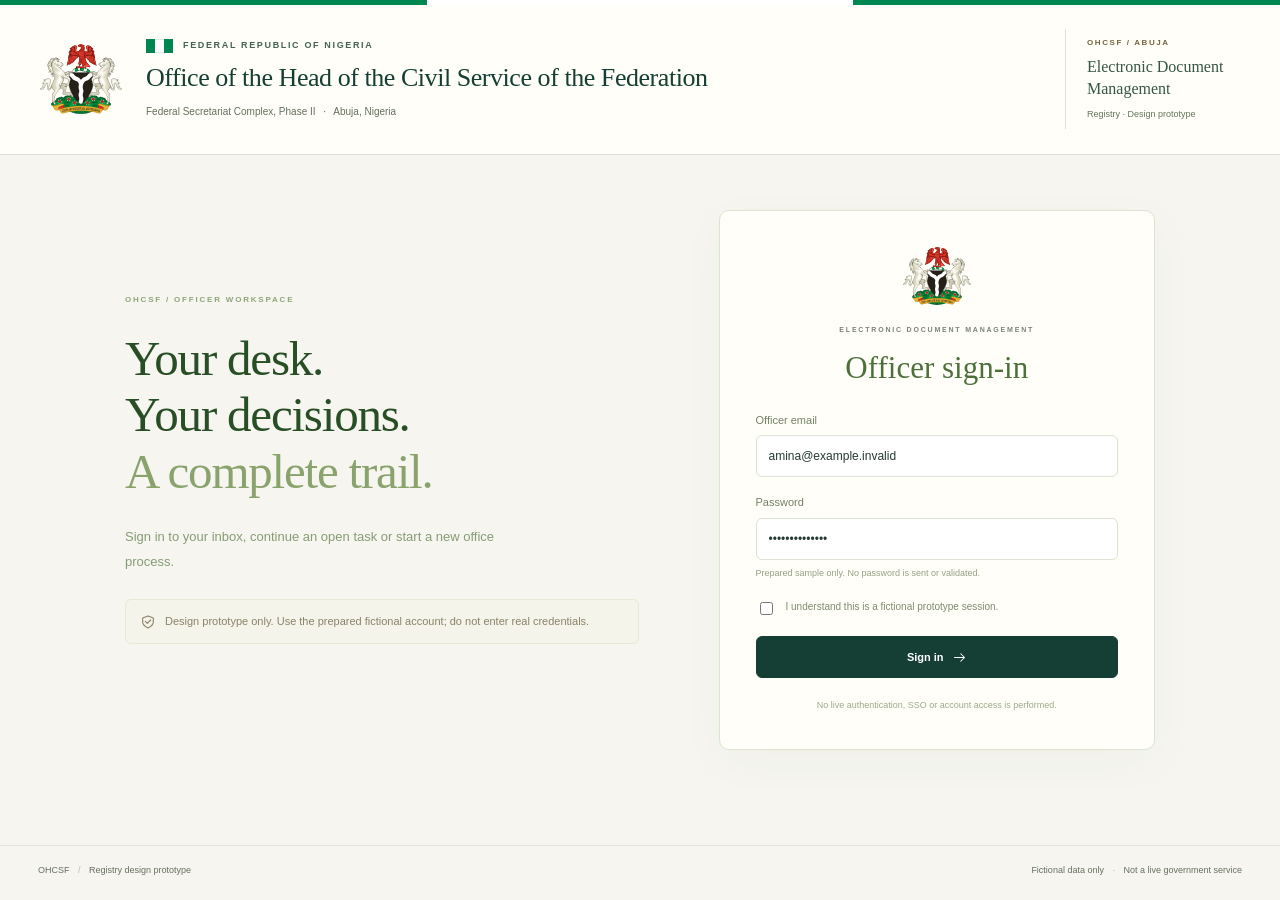
<file: index.html>
<!doctype html>
<html lang="en">
<head>
  <meta charset="UTF-8" />
  <meta name="viewport" content="width=device-width, initial-scale=1.0" />
  <meta name="theme-color" content="#153e35" />
  <meta name="description" content="An OHCSF electronic document management design prototype. Fictional records only; not a live government service or an approved government product." />
  <title>OHCSF | Registry Design Prototype</title>
  <link rel="stylesheet" href="styles.css" />
  <link rel="stylesheet" href="framework.css" />
  <link rel="stylesheet" href="signature.css" />
  <link rel="stylesheet" href="landing.css" />
  <link rel="stylesheet" href="branding.css" />
  <link rel="stylesheet" href="organogram.css" />
  <script src="app.js" defer></script>
  <script src="framework.js" defer></script>
  <script src="coverage.js" defer></script>
  <script src="organogram.js" defer></script>
</head>
<body>
  <svg class="icon-library" xmlns="http://www.w3.org/2000/svg" aria-hidden="true">
    <defs>
      <symbol id="i-grid" viewBox="0 0 24 24"><rect x="3" y="3" width="7" height="7" rx="1.5"/><rect x="14" y="3" width="7" height="7" rx="1.5"/><rect x="3" y="14" width="7" height="7" rx="1.5"/><rect x="14" y="14" width="7" height="7" rx="1.5"/></symbol>
      <symbol id="i-folder" viewBox="0 0 24 24"><path d="M3 7V5a2 2 0 0 1 2-2h5l3 3h6a2 2 0 0 1 2 2v11a2 2 0 0 1-2 2H5a2 2 0 0 1-2-2V7Z"/><path d="M3 8h18"/></symbol>
      <symbol id="i-inbox" viewBox="0 0 24 24"><path d="m3 14 3-10h12l3 10v6H3v-6Z"/><path d="M3 14h5l2 3h4l2-3h5"/></symbol>
      <symbol id="i-spark" viewBox="0 0 24 24"><path d="m12 3 2.5 6.5L21 12l-6.5 2.5L12 21l-2.5-6.5L3 12l6.5-2.5L12 3Z"/><path d="M20 2v4M18 4h4"/></symbol>
      <symbol id="i-chart" viewBox="0 0 24 24"><path d="M4 3v17h17M9 16V9m5 7V5m5 11v-6"/></symbol>
      <symbol id="i-settings" viewBox="0 0 24 24"><path d="m9 3-1 3-3 1v3l-2 2 2 2v3l3 1 1 3h6l1-3 3-1v-3l2-2-2-2V7l-3-1-1-3H9Z"/><circle cx="12" cy="12" r="3"/></symbol>
      <symbol id="i-search" viewBox="0 0 24 24"><circle cx="10.5" cy="10.5" r="6.5"/><path d="m16 16 5 5"/></symbol>
      <symbol id="i-bell" viewBox="0 0 24 24"><path d="M5 16V9a7 7 0 0 1 14 0v7l2 3H3l2-3Zm5 6h4"/></symbol>
      <symbol id="i-plus" viewBox="0 0 24 24"><path d="M12 5v14M5 12h14"/></symbol>
      <symbol id="i-arrow" viewBox="0 0 24 24"><path d="M4 12h16m-6-6 6 6-6 6"/></symbol>
      <symbol id="i-chevron" viewBox="0 0 24 24"><path d="m9 5 7 7-7 7"/></symbol>
      <symbol id="i-down" viewBox="0 0 24 24"><path d="m6 9 6 6 6-6"/></symbol>
      <symbol id="i-file" viewBox="0 0 24 24"><path d="M14 3H5v18h14V8l-5-5Z"/><path d="M14 3v5h5M8 12h8m-8 4h6"/></symbol>
      <symbol id="i-clock" viewBox="0 0 24 24"><circle cx="12" cy="12" r="9"/><path d="M12 7v5l3 2"/></symbol>
      <symbol id="i-check" viewBox="0 0 24 24"><path d="m5 12 4 4L19 6"/></symbol>
      <symbol id="i-close" viewBox="0 0 24 24"><path d="m6 6 12 12M6 18 18 6"/></symbol>
      <symbol id="i-upload" viewBox="0 0 24 24"><path d="M12 16V3m-5 5 5-5 5 5M4 16v5h16v-5"/></symbol>
      <symbol id="i-shield" viewBox="0 0 24 24"><path d="m12 3 8 3v6c0 5-8 9-8 9s-8-4-8-9V6l8-3Z"/><path d="m8 11 3 3 5-5"/></symbol>
      <symbol id="i-users" viewBox="0 0 24 24"><circle cx="9" cy="8" r="4"/><path d="M2 21v-3a7 7 0 0 1 14 0v3M17 4a4 4 0 0 1 0 8m2 3a6 6 0 0 1 3 6"/></symbol>
      <symbol id="i-help" viewBox="0 0 24 24"><circle cx="12" cy="12" r="9"/><path d="M9 9a3 3 0 1 1 5 2c-2 1-2 2-2 3m0 3v.2"/></symbol>
      <symbol id="i-menu" viewBox="0 0 24 24"><path d="M4 6h16M4 12h16M4 18h16"/></symbol>
      <symbol id="i-return" viewBox="0 0 24 24"><path d="m9 4-5 5 5 5M4 9h11a6 6 0 0 1 0 12h-3"/></symbol>
      <symbol id="i-download" viewBox="0 0 24 24"><path d="M12 3v13m-5-5 5 5 5-5M4 17v4h16v-4"/></symbol>
      <symbol id="i-list" viewBox="0 0 24 24"><path d="M8 6h13M8 12h13M8 18h13M3 6h.1M3 12h.1M3 18h.1"/></symbol>
      <symbol id="i-lock" viewBox="0 0 24 24"><rect x="5" y="10" width="14" height="11" rx="2"/><path d="M8 10V7a4 4 0 0 1 8 0v3m-4 5v2"/></symbol>
    </defs>
  </svg>
  <a class="skip-link" href="#main">Skip to content</a>
  <div class="mobile-scrim" id="mobile-scrim" data-action="close-menu"></div>
  <aside class="sidebar" id="sidebar" aria-label="Main navigation">
    <a class="brand institution-brand" href="#inbox" aria-label="OHCSF Registry inbox"><span class="sidebar-emblem"><img src="nigeria-coat-of-arms.svg" width="1505" height="1276" alt="" /></span><span>OHCSF<span class="brand-caption">FEDERAL CIVIL SERVICE</span></span></a>
    <p class="sidebar-institution">Office of the Head of the Civil Service of the Federation</p>
    <div class="workspace registry-workspace"><span class="workspace-seal"><svg class="icon" aria-hidden="true"><use href="#i-file"/></svg></span><div><strong>Registry</strong><span>Electronic document management</span><span>OHCSF demonstration workspace</span></div><svg class="icon" aria-hidden="true"><use href="#i-down"/></svg></div>
    <p class="nav-label">MY WORK</p>
    <nav class="main-nav" aria-label="Task queues">
      <a href="#inbox" data-page="inbox"><svg class="icon" aria-hidden="true"><use href="#i-inbox"/></svg>Inbox<span class="nav-count" id="nav-pending">5</span></a>
      <a href="#draft" data-page="draft"><svg class="icon" aria-hidden="true"><use href="#i-file"/></svg>Draft<span class="nav-count" id="nav-draft">0</span></a>
      <a href="#open-tasks" data-page="open-tasks"><svg class="icon" aria-hidden="true"><use href="#i-clock"/></svg>Open Tasks<span class="nav-count" id="nav-open">0</span></a>
      <a href="#completed" data-page="completed"><svg class="icon" aria-hidden="true"><use href="#i-check"/></svg>Completed<span class="nav-count" id="nav-completed">0</span></a>
    </nav>
    <p class="nav-label">PROCESSES &amp; PEOPLE</p>
    <nav class="main-nav" aria-label="Processes and work groups">
      <a href="#start-process" data-page="start-process"><svg class="icon" aria-hidden="true"><use href="#i-plus"/></svg>Start Process</a>
      <a href="#work-group" data-page="work-group"><svg class="icon" aria-hidden="true"><use href="#i-users"/></svg>Work Group</a>
    </nav>
    <p class="nav-label">DOCUMENT TOOLS</p>
    <nav class="main-nav" aria-label="Document tools">
      <a href="#repository" data-page="repository"><svg class="icon" aria-hidden="true"><use href="#i-folder"/></svg>Document Repository</a>
      <a href="#archive" data-page="archive"><svg class="icon" aria-hidden="true"><use href="#i-search"/></svg>Ask the Archive</a>
      <a href="#e-signatures" data-page="e-signatures"><svg class="icon" aria-hidden="true"><use href="#i-shield"/></svg>E-signatures</a>
    </nav>
    <p class="nav-label">MANAGEMENT</p>
    <nav class="main-nav" aria-label="Management reports">
      <a href="#reports" data-page="reports"><svg class="icon" aria-hidden="true"><use href="#i-chart"/></svg>Reports &amp; Audit</a>
    </nav>
    <div class="sidebar-bottom"><div class="prototype-note"><span class="status-dot"></span>DESIGN PROTOTYPE<p>Fictional office workflow.<br>No live records or accounts.</p></div><div class="sidebar-user"><button type="button" class="avatar" data-action="profile" aria-label="Switch fictional officer desk" aria-haspopup="dialog">AB</button><div>Amina Bello<span>Registry officer</span></div><button class="icon-button" data-action="fx-signout" aria-label="Sign out of the prototype"><svg class="icon" aria-hidden="true"><use href="#i-return"/></svg></button></div></div>
  </aside>
  <div class="app-shell">
    <header class="institution-masthead" aria-label="Institution identity">
      <img class="institution-emblem" src="nigeria-coat-of-arms.svg" width="1505" height="1276" alt="Coat of arms of Nigeria" />
      <div class="institution-copy">
        <p class="institution-republic"><span class="nigerian-flag" role="img" aria-label="Flag of Nigeria: green, white and green vertical stripes"></span>Federal Republic of Nigeria</p>
        <p class="institution-name">Office of the Head of the Civil Service of the Federation</p>
        <p class="institution-address">Federal Secretariat Complex, Phase II <span aria-hidden="true">&middot;</span> Abuja, Nigeria</p>
      </div>
      <div class="institution-service"><span class="institution-service-label">OHCSF / ABUJA</span><strong>Electronic Document Management</strong><span class="institution-product">Registry <span aria-hidden="true">&middot;</span> Design prototype</span></div>
    </header>
  
    <header class="topbar"><div class="topbar-left"><button class="icon-button mobile-menu" data-action="menu" aria-label="Open navigation" aria-expanded="false"><svg class="icon"><use href="#i-menu"/></svg></button><span class="breadcrumb">Workspace <span>/</span> <strong id="breadcrumb-page">Overview</strong></span></div><div class="topbar-right"><form id="global-search-form" class="global-search"><svg class="icon"><use href="#i-search"/></svg><input id="global-search" aria-label="Search all sample documents" placeholder="Search documents..." autocomplete="off"/><kbd>/</kbd></form><span class="demo-pill">PROTOTYPE</span><button type="button" class="btn desk-switch-button" data-action="profile" aria-label="Switch fictional officer desk" aria-haspopup="dialog"><svg class="icon" aria-hidden="true"><use href="#i-users"/></svg>Switch desk</button><button class="icon-button notification-button" data-action="notifications" aria-label="View notifications"><svg class="icon"><use href="#i-bell"/></svg><span class="notification-dot"></span></button><button type="button" class="avatar top-avatar" data-action="profile" aria-label="Choose fictional officer desk" aria-haspopup="dialog">AB</button></div></header>
    <main id="main" tabindex="-1"></main>
    <footer class="app-footer institution-footer">
      <div class="footer-summary"><span>OHCSF <span class="footer-separator">/</span> Registry design prototype</span><span>Fictional data only <span class="footer-separator">&middot;</span> Not a live government service</span></div>
    </footer>
  </div>
  <div id="modal-root"></div>
  <div id="toast-root" class="toast-root" role="status" aria-live="polite"></div>
  <noscript><p class="noscript">Enable JavaScript to explore this interactive prototype. No information is sent to a server.</p></noscript>
</body>
</html>
</file>
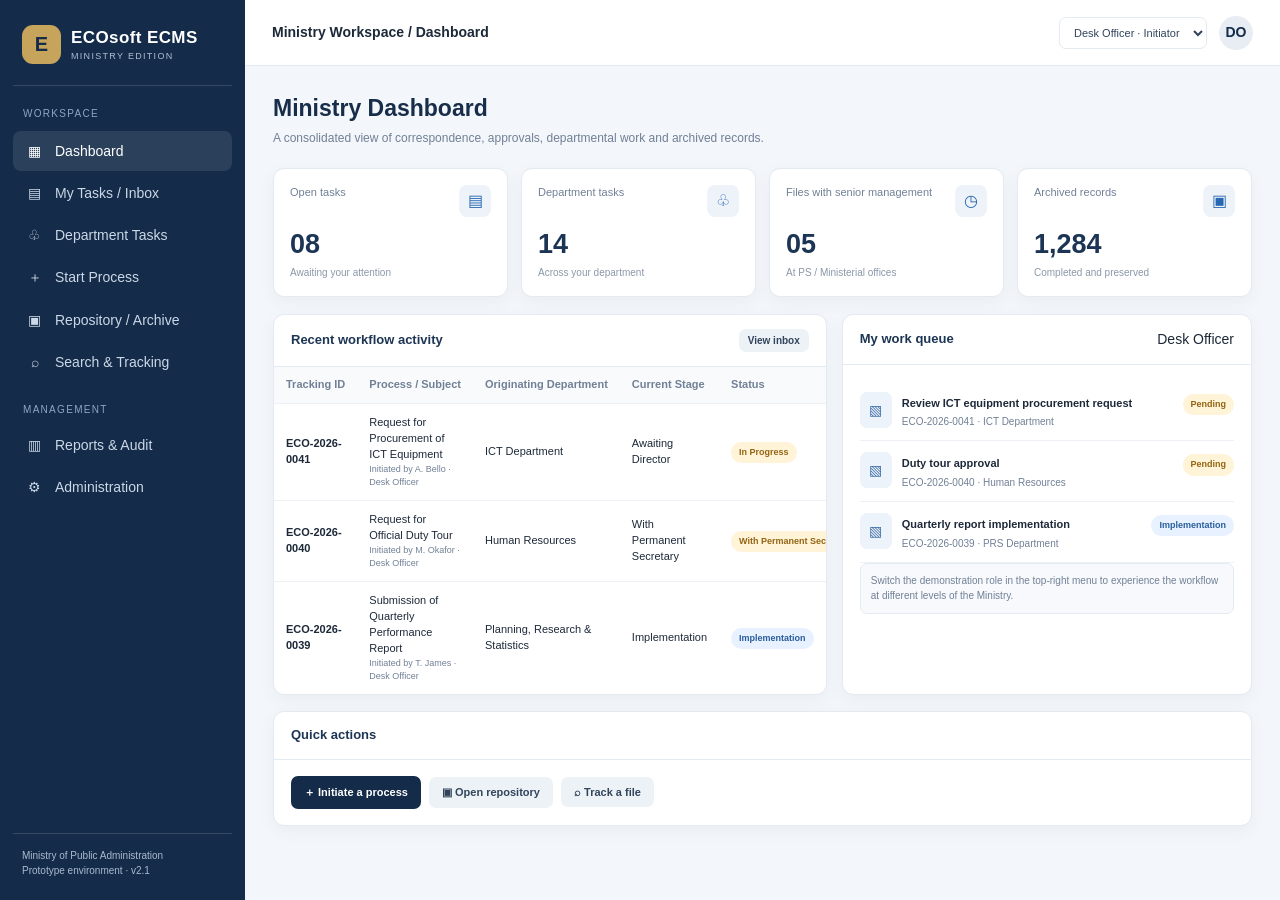
<file: ECOsoft_ECMS_Ministry_Version_2_2.html>
<!DOCTYPE html><html lang="en"><head><meta charset="UTF-8"><meta name="viewport" content="width=device-width,initial-scale=1"><title>ECOsoft ECMS — Ministry Prototype</title>
<style>
:root{--navy:#142b49;--navy2:#203e63;--gold:#c6a45b;--bg:#f3f6fa;--ink:#1d2939;--muted:#718096;--line:#e4eaf1;--green:#16845b;--blue:#2868b2;--red:#b94b4b;--white:#fff}*{box-sizing:border-box}body{margin:0;background:var(--bg);color:var(--ink);font:14px/1.45 Inter,Segoe UI,Arial,sans-serif}.app{display:flex;min-height:100vh}.side{width:245px;background:var(--navy);color:#dce6f1;padding:20px 13px;flex-shrink:0;display:flex;flex-direction:column}.brand{display:flex;align-items:center;gap:10px;padding:5px 9px 21px;border-bottom:1px solid #ffffff24}.mark{width:39px;height:39px;border-radius:11px;background:var(--gold);color:#172c49;display:grid;place-items:center;font-weight:900;font-size:20px}.brand b{color:white;font-size:17px;letter-spacing:.4px}.brand small{display:block;color:#afc0d4;font-size:9px;letter-spacing:1.3px}.navlabel{font-size:10px;color:#8fa7c0;letter-spacing:1.3px;text-transform:uppercase;margin:21px 10px 7px}.nav button{display:flex;align-items:center;gap:11px;width:100%;padding:10px 12px;margin:2px 0;border:0;border-radius:8px;background:none;color:#cbd8e7;text-align:left;font:inherit;cursor:pointer}.nav button:hover,.nav button.active{background:#ffffff19;color:#fff}.ico{width:19px;text-align:center}.sidefoot{margin-top:auto;padding:15px 9px 2px;border-top:1px solid #ffffff24;color:#a9bbd0;font-size:10px}.main{flex:1;min-width:0}.top{height:66px;background:#fff;border-bottom:1px solid var(--line);display:flex;align-items:center;justify-content:space-between;padding:0 27px;position:sticky;top:0;z-index:3}.top strong{font-size:14px}.topright{display:flex;align-items:center;gap:12px}.selectrole{border:1px solid var(--line);border-radius:7px;padding:8px 10px;background:white;font-size:11px;color:#31445b;max-width:260px}.avatar{width:34px;height:34px;border-radius:50%;background:#e8edf4;color:var(--navy);display:grid;place-items:center;font-weight:800}.content{max-width:1500px;margin:auto;padding:26px 28px 45px}.heading{display:flex;justify-content:space-between;gap:18px;align-items:flex-start;margin-bottom:20px}.heading h1{font-size:23px;color:#172d49;margin:0 0 5px}.heading p{margin:0;color:var(--muted);font-size:12px}.btn{border:0;border-radius:7px;padding:9px 13px;background:var(--navy);color:#fff;font-weight:650;font-size:11px;cursor:pointer}.btn:hover{filter:brightness(1.1)}.btn.gold{background:var(--gold);color:#172b46}.btn.light{background:#edf2f7;color:#31445b}.btn.green{background:var(--green)}.btn.red{background:var(--red)}.btn.sm{padding:6px 9px;font-size:10px}.cards{display:grid;grid-template-columns:repeat(4,minmax(0,1fr));gap:13px;margin-bottom:17px}.stat,.panel{background:#fff;border:1px solid var(--line);border-radius:11px;box-shadow:0 5px 18px #1b35510b}.stat{padding:16px}.stathead{display:flex;justify-content:space-between;color:var(--muted);font-size:11px}.statnum{font-size:27px;font-weight:800;color:#1c3555;margin:8px 0 2px}.statnote{font-size:10px;color:#8b98a8}.staticon{width:32px;height:32px;border-radius:8px;background:#edf3f9;display:grid;place-items:center;color:var(--blue);font-size:16px}.panel{margin-bottom:16px;overflow:hidden}.ph{padding:14px 17px;border-bottom:1px solid var(--line);display:flex;align-items:center;justify-content:space-between;gap:10px}.ph h3{font-size:13px;color:#1d3554;margin:0}.pb{padding:16px 17px}.grid2{display:grid;grid-template-columns:1.35fr 1fr;gap:15px}.tablewrap{overflow:auto}table{border-collapse:collapse;width:100%;font-size:11px}th{text-align:left;background:#f8fafc;color:#718096;padding:10px 12px;white-space:nowrap}td{padding:11px 12px;border-top:1px solid #edf0f4;vertical-align:middle}tr:hover td{background:#fbfcfe}.status{display:inline-block;border-radius:20px;padding:4px 8px;font-size:9px;font-weight:750;background:#edf2f7;color:#52657a;white-space:nowrap}.pending{background:#fff3d8;color:#946512}.approved{background:#e4f5ec;color:#18754e}.progress{background:#e8f1ff;color:#285d9d}.returned{background:#fdeaea;color:#a43c3c}.archived{background:#e9f3ee;color:#27734f}.draft{background:#f0edfa;color:#6951a3}.muted{color:var(--muted)}.toolbar{display:flex;gap:8px;flex-wrap:wrap;align-items:center}.search{border:1px solid #dce3eb;border-radius:7px;padding:8px 10px;min-width:210px;font:inherit;font-size:11px}.field{margin-bottom:13px}.field label{display:block;font-size:10px;font-weight:750;color:#53657a;margin-bottom:5px}.field input,.field select,.field textarea{width:100%;border:1px solid #dce3eb;border-radius:7px;padding:9px 10px;font:inherit;font-size:11px;background:white}.field textarea{min-height:76px;resize:vertical}.formgrid{display:grid;grid-template-columns:1fr 1fr;gap:0 13px}.full{grid-column:1/-1}.note{font-size:10px;color:#718096;background:#f7f9fc;border:1px solid var(--line);padding:10px;border-radius:7px}.task{display:flex;gap:10px;padding:11px 0;border-bottom:1px solid #edf0f4;align-items:flex-start}.task:last-child{border:0}.fileico{width:32px;height:36px;border-radius:7px;background:#edf3fa;color:#3d6eaa;display:grid;place-items:center;flex-shrink:0}.task b{font-size:11px}.task small{display:block;color:var(--muted);font-size:10px;margin-top:3px}.task .right{margin-left:auto;text-align:right;white-space:nowrap}.timeline{border-left:2px solid #dce6f0;margin:10px 0 5px 7px;padding-left:17px}.event{position:relative;margin:0 0 14px}.event:before{content:'';position:absolute;left:-23px;top:4px;width:9px;height:9px;border-radius:50%;background:var(--gold)}.event b{font-size:10px}.event small{display:block;color:var(--muted);font-size:9px}.folderlayout{display:grid;grid-template-columns:235px 1fr;min-height:400px}.folders{border-right:1px solid var(--line);padding:13px}.folder{padding:8px 9px;border-radius:7px;cursor:pointer;color:#52657a;font-size:11px}.folder:hover,.folder.selected{background:#edf3f9;color:#1d426e;font-weight:700}.folder.child{padding-left:25px}.docgrid{display:grid;grid-template-columns:repeat(auto-fill,minmax(160px,1fr));gap:10px}.doccard{border:1px solid var(--line);border-radius:8px;padding:12px;cursor:pointer}.doccard:hover{border-color:#9bb4d0;background:#fbfdff}.doccard .di{font-size:22px;color:#4c79ac}.doccard b{display:block;font-size:10px;margin-top:7px;overflow-wrap:anywhere}.doccard small{display:block;color:var(--muted);font-size:9px;margin-top:4px}.meta{background:#f8fafc;border-radius:8px;padding:11px;font-size:10px}.meta div{display:flex;justify-content:space-between;gap:10px;padding:5px 0;border-bottom:1px solid #e9eef3}.meta div:last-child{border:0}.modalback{position:fixed;inset:0;background:#0e203b88;z-index:10;display:none;align-items:center;justify-content:center;padding:18px}.modalback.show{display:flex}.modal{background:#fff;border-radius:12px;width:min(700px,100%);max-height:90vh;overflow:auto;box-shadow:0 25px 70px #0a1b3380}.mh{padding:15px 18px;border-bottom:1px solid var(--line);display:flex;justify-content:space-between;align-items:center}.mh h3{margin:0;font-size:14px}.mb{padding:18px}.close{border:0;background:#edf1f5;border-radius:6px;padding:5px 9px;cursor:pointer}.actions{display:flex;gap:7px;justify-content:flex-end;margin-top:15px}.toast{position:fixed;bottom:20px;right:22px;background:#173a5e;color:#fff;padding:11px 15px;border-radius:8px;z-index:20;display:none;font-size:11px}.toast.show{display:block}.hierarchy{display:grid;grid-template-columns:1fr;gap:5px;max-width:650px;margin:auto}.level{padding:9px;border-radius:7px;text-align:center;background:#edf2f7;font-weight:700;font-size:11px}.level.ps{background:#dceafe;color:#1d4777}.level.dept{background:#eaf1f7}.arrow{text-align:center;color:#9aa9b8;font-size:14px}.mini{font-size:9px;color:var(--muted)}.refchip{display:inline-flex;gap:5px;align-items:center;background:#edf3f9;color:#31577e;border-radius:5px;padding:4px 7px;font-size:9px;margin:2px}.tabs{display:flex;gap:5px;border-bottom:1px solid var(--line);padding:0 15px}.tabs button{border:0;background:none;padding:10px 9px;font-size:10px;color:#65768a;cursor:pointer}.tabs button.active{color:#1d4777;border-bottom:2px solid var(--gold);font-weight:750}
@media(max-width:950px){.side{width:64px;padding:14px 7px}.brand{padding:0 4px 17px}.brand>div:last-child,.navlabel,.nav button span:last-child,.sidefoot{display:none}.nav button{justify-content:center;padding:12px 4px}.cards{grid-template-columns:repeat(2,1fr)}.grid2{grid-template-columns:1fr}.content{padding:19px 14px}.top{padding:0 14px}.folderlayout{grid-template-columns:160px 1fr}}
</style></head><body><div class="app"><aside class="side"><div class="brand"><div class="mark">E</div><div><b>ECOsoft ECMS</b><small>MINISTRY EDITION</small></div></div><div class="navlabel">Workspace</div><nav class="nav"><button class="active" data-page="dashboard"><span class="ico">▦</span><span>Dashboard</span></button><button data-page="inbox"><span class="ico">▤</span><span>My Tasks / Inbox</span></button><button data-page="team"><span class="ico">♧</span><span>Department Tasks</span></button><button data-page="start"><span class="ico">＋</span><span>Start Process</span></button><button data-page="repository"><span class="ico">▣</span><span>Repository / Archive</span></button><button data-page="search"><span class="ico">⌕</span><span>Search & Tracking</span></button><div class="navlabel">Management</div><button data-page="reports"><span class="ico">▥</span><span>Reports & Audit</span></button><button data-page="admin"><span class="ico">⚙</span><span>Administration</span></button></nav><div class="sidefoot">Ministry of Public Administration<br>Prototype environment · v2.1</div></aside><main class="main"><header class="top"><strong id="crumb">Ministry Workspace / Dashboard</strong><div class="topright"><select class="selectrole" id="role" title="Switch demonstration user"><option value="Desk Officer">Desk Officer · Initiator</option><option value="Chief Officer">Chief Officer</option><option value="Assistant Director">Assistant Director</option><option value="Deputy Director">Deputy Director</option><option value="Director">Director · Department</option><option value="Permanent Secretary">Permanent Secretary</option><option value="Minister of State">Minister of State</option><option value="Honourable Minister">Honourable Minister</option></select><div class="avatar" id="avatar">DO</div></div></header><section class="content" id="view"></section></main></div><div class="modalback" id="modalback"><div class="modal"><div class="mh"><h3 id="modtitle">Details</h3><button class="close" onclick="closeModal()">✕</button></div><div class="mb" id="modbody"></div></div></div><div class="toast" id="toast"></div>
<script>
const $=s=>document.querySelector(s);let page='dashboard',role='Desk Officer',folder='Office of the Permanent Secretary',selectedDoc=null;
const docs=[{id:'DOC-2026-0018',name:'Request for Procurement of ICT Equipment.pdf',folder:'ICT Department',type:'PDF',date:'14 Nov 2026',owner:'ICT Department',class:'Official',status:'Archived'},{id:'DOC-2026-0017',name:'Quarterly Performance Report Q3.pdf',folder:'Planning, Research & Statistics',type:'PDF',date:'12 Nov 2026',owner:'PRS Department',class:'Official',status:'Archived'},{id:'DOC-2026-0016',name:'Staff Training Nominal Roll.xlsx',folder:'Human Resources',type:'XLSX',date:'10 Nov 2026',owner:'Human Resources',class:'Official',status:'Archived'},{id:'DOC-2026-0015',name:'Circular on Financial Regulations.pdf',folder:'Office of the Permanent Secretary',type:'PDF',date:'08 Nov 2026',owner:'Office of PS',class:'Confidential',status:'Archived'},{id:'DOC-2026-0014',name:'Approved Establishment Request.docx',folder:'Finance & Accounts',type:'DOCX',date:'06 Nov 2026',owner:'Finance & Accounts',class:'Official',status:'Archived'}];
let processes=[{id:'ECO-2026-0041',title:'Request for Procurement of ICT Equipment',dept:'ICT Department',initiator:'A. Bello · Desk Officer',stage:'Awaiting Director',status:'In Progress',owner:'Director',actions:[['14 Nov 2026 · 09:10','A. Bello · Desk Officer','Initiated process and attached requisition.'],['14 Nov 2026 · 09:42','Assistant Director, ICT','Reviewed request and forwarded to Director.']]},{id:'ECO-2026-0040',title:'Request for Official Duty Tour',dept:'Human Resources',initiator:'M. Okafor · Desk Officer',stage:'With Permanent Secretary',status:'With Permanent Secretary',owner:'Permanent Secretary',actions:[['13 Nov 2026 · 10:05','M. Okafor · Desk Officer','Submitted duty tour request.'],['13 Nov 2026 · 12:30','Director, HR','Recommended approval and forwarded to PS.']]},{id:'ECO-2026-0039',title:'Submission of Quarterly Performance Report',dept:'Planning, Research & Statistics',initiator:'T. James · Desk Officer',stage:'Implementation',status:'Implementation',owner:'Director',actions:[['11 Nov 2026 · 09:00','T. James · Desk Officer','Submitted quarterly report.'],['11 Nov 2026 · 11:30','Director, PRS','Recommended approval.'],['12 Nov 2026 · 14:20','Permanent Secretary','Approved submission and directed implementation.']]},{id:'ECO-2026-0038',title:'Request for Staff Training',dept:'Human Resources',initiator:'S. Musa · Desk Officer',stage:'Archived',status:'Archived',owner:'Registry',actions:[['05 Nov 2026 · 08:40','S. Musa · Desk Officer','Initiated training request.'],['05 Nov 2026 · 11:10','Director, HR','Recommended approval.'],['06 Nov 2026 · 09:15','Permanent Secretary','Approved request.'],['07 Nov 2026 · 15:20','Training Unit','Completed implementation and closed file.'],['07 Nov 2026 · 15:21','ECOsoft System','Automatically archived complete process and action history.']]}];
const departments=['Administration','Finance & Accounts','Human Resources','ICT Department','Planning, Research & Statistics','Procurement','Legal Services','Internal Audit','Press & Public Relations'];
const processOptions=['General Correspondence / Official Memorandum','Request for Approval','Request for Funds','Request for Procurement','Official Duty Tour','Staff Training / Capacity Development','Leave / Human Resource Matter','Submission of Report','Request for ICT Support','Inter-Departmental Memo','Contract / Project Approval','Other Administrative Matter'];
function toast(s){let t=$('#toast');t.textContent=s;t.classList.add('show');setTimeout(()=>t.classList.remove('show'),2600)}function setPage(p){page=p;document.querySelectorAll('.nav button').forEach(b=>b.classList.toggle('active',b.dataset.page===p));render()}document.querySelectorAll('.nav button').forEach(b=>b.onclick=()=>setPage(b.dataset.page));$('#role').onchange=e=>{role=e.target.value;$('#avatar').textContent=role.split(' ').map(x=>x[0]).join('').slice(0,2).toUpperCase();render();toast('Demonstration role changed to '+role)};
function heading(title,sub,button=''){return `<div class="heading"><div><h1>${title}</h1><p>${sub}</p></div>${button}</div>`}function stat(label,note,num,ico){return `<div class="stat"><div class="stathead"><span>${label}</span><span class="staticon">${ico}</span></div><div class="statnum">${num}</div><div class="statnote">${note}</div></div>`}function status(s){let c=s==='Archived'?'archived':s.includes('Approved')?'approved':s==='Implementation'?'progress':s==='Returned'?'returned':s==='Draft'?'draft':'pending';return `<span class="status ${c}">${s}</span>`}function processTable(arr=processes){return `<div class="tablewrap"><table><thead><tr><th>Tracking ID</th><th>Process / Subject</th><th>Originating Department</th><th>Current Stage</th><th>Status</th><th></th></tr></thead><tbody>${arr.map(p=>`<tr><td><b>${p.id}</b></td><td>${p.title}<div class="mini">Initiated by ${p.initiator}</div></td><td>${p.dept}</td><td>${p.stage}</td><td>${status(p.status)}</td><td><button class="btn light sm" onclick="openProcess('${p.id}')">Open</button></td></tr>`).join('')}</tbody></table></div>`}
function render(){let v=$('#view');$('#crumb').textContent='Ministry Workspace / '+({dashboard:'Dashboard',inbox:'My Tasks',team:'Department Tasks',start:'Start Process',repository:'Repository / Archive',search:'Search & Tracking',reports:'Reports & Audit',admin:'Administration'}[page]);if(page==='dashboard'){v.innerHTML=heading('Ministry Dashboard','A consolidated view of correspondence, approvals, departmental work and archived records.')+`<div class="cards">${stat('Open tasks','Awaiting your attention','08','▤')}${stat('Department tasks','Across your department','14','♧')}${stat('Files with senior management','At PS / Ministerial offices','05','◷')}${stat('Archived records','Completed and preserved','1,284','▣')}</div><div class="grid2"><div class="panel"><div class="ph"><h3>Recent workflow activity</h3><button class="btn light sm" onclick="setPage('inbox')">View inbox</button></div>${processTable(processes.slice(0,3))}</div><div class="panel"><div class="ph"><h3>My work queue</h3><span class="tag">${role}</span></div><div class="pb"><div class="task"><div class="fileico">▧</div><div><b>Review ICT equipment procurement request</b><small>ECO-2026-0041 · ICT Department</small></div><div class="right">${status('Pending')}</div></div><div class="task"><div class="fileico">▧</div><div><b>Duty tour approval</b><small>ECO-2026-0040 · Human Resources</small></div><div class="right">${status('Pending')}</div></div><div class="task"><div class="fileico">▧</div><div><b>Quarterly report implementation</b><small>ECO-2026-0039 · PRS Department</small></div><div class="right">${status('Implementation')}</div></div><div class="note">Switch the demonstration role in the top-right menu to experience the workflow at different levels of the Ministry.</div></div></div></div><div class="panel"><div class="ph"><h3>Quick actions</h3></div><div class="pb"><div class="toolbar"><button class="btn" onclick="setPage('start')">＋ Initiate a process</button><button class="btn light" onclick="setPage('repository')">▣ Open repository</button><button class="btn light" onclick="setPage('search')">⌕ Track a file</button></div></div></div>`}
if(page==='inbox'||page==='team'){v.innerHTML=heading(page==='inbox'?'My Tasks':'Department Tasks',page==='inbox'?'Tasks assigned directly to you, saved drafts and completed actions.':'Tasks awaiting action within your department, including unassigned and completed tasks.')+`<div class="panel"><div class="tabs"><button class="active" onclick="tabFilter('all',this)">Open / Assigned</button><button onclick="tabFilter('pending',this)">Awaiting action</button><button onclick="tabFilter('progress',this)">Implementation</button><button onclick="tabFilter('archived',this)">Completed</button></div><div class="pb" id="tasklist">${processTable(processes.filter(p=>p.status!=='Archived'))}</div></div><div class="note">Tasks can be opened to read the original submission, inspect the complete action history, add official minutes, forward, recommend, approve, return for information or reassign (subject to role permissions).</div>`}
if(page==='start'){v.innerHTML=heading('Start a New Process','Initiate correspondence from the desk officer or any authorised officer. Select a process type from the dropdown.')+`<div class="panel"><div class="ph"><h3>Process initiation form</h3><span class="tag">Bottom-to-top workflow</span></div><div class="pb"><div class="formgrid"><div class="field full"><label>AVAILABLE PROCESS *</label><select id="ptype"><option value="">— Select a process —</option>${processOptions.map(x=>`<option>${x}</option>`).join('')}</select></div><div class="field"><label>SUBJECT / TITLE *</label><input id="ptitle" placeholder="Enter the subject of the submission"></div><div class="field"><label>ORIGINATING DEPARTMENT *</label><select id="pdept">${departments.map(x=>`<option ${x==='ICT Department'?'selected':''}>${x}</option>`).join('')}</select></div><div class="field"><label>INITIATING OFFICER *</label><input id="pinit" value="A. Bello · Desk Officer"></div><div class="field"><label>SEND TO / FORWARD TO *</label><select id="pfirst"><option>Chief Officer</option><option selected>Assistant Director</option><option>Deputy Director</option><option>Director</option></select><div class="mini">Choose a senior officer within your department. The system will enforce the Ministry reporting hierarchy.</div></div><div class="field"><label>PRIORITY</label><select id="priority"><option>Normal</option><option>Urgent</option><option>Very Urgent</option></select></div><div class="field"><label>REFERENCE / FILE NUMBER</label><input id="pref" placeholder="Optional existing file reference"></div><div class="field"><label>CLASSIFICATION</label><select id="pclass"><option>Official</option><option>Confidential</option><option>Secret</option></select></div><div class="field full"><label>SUMMARY / PURPOSE OF SUBMISSION *</label><textarea id="psummary" placeholder="Briefly describe the matter. Attach the substantive memo or document below."></textarea></div><div class="field full"><label>ATTACH DOCUMENT</label><input type="file" id="pfile"><div class="mini">Prototype note: file selection is demonstrated locally; production requires secure central file storage.</div></div><div class="field full"><label>LINK EXISTING REPOSITORY DOCUMENT (OPTIONAL)</label><select id="plink"><option value="">— No linked document —</option>${docs.map(d=>`<option value="${d.id}">${d.id} · ${d.name}</option>`).join('')}</select></div></div><div class="note">On submission, the system generates a unique tracking ID and routes the file to the appropriate superior officer in the originating department. The Director reviews the departmental minutes and recommends onward action. Only the Director may forward a departmental submission to the Permanent Secretary. The Permanent Secretary may forward it to the Minister, Minister of State or back down the Ministry hierarchy as appropriate.</div><div class="actions"><button class="btn light" onclick="toast('Draft saved in this demonstration')">Save as Draft</button><button class="btn" onclick="submitProcess()">Submit Process →</button></div></div></div>`}
if(page==='repository'){v.innerHTML=heading('Repository / Records Archive','A structured electronic file cabinet. Each completed process is preserved with its documents, metadata and full action history.')+`<div class="panel"><div class="ph"><h3>Ministry repository</h3><div class="toolbar"><input class="search" id="docsearch" placeholder="Search documents or reference..." oninput="filterDocs()"><button class="btn light sm" onclick="toast('Upload panel is available in the production design')">↑ Upload</button><button class="btn light sm" onclick="toast('New folder created in prototype view')">＋ New folder</button></div></div><div class="folderlayout"><div class="folders"><b class="mini">FOLDER TRAY</b><div class="folder selected" onclick="chooseFolder('Office of the Permanent Secretary',this)">▾ Ministry Repository</div><div class="folder child" onclick="chooseFolder('Office of the Permanent Secretary',this)">📁 Office of the PS</div>${departments.map(d=>`<div class="folder child" onclick="chooseFolder('${d}',this)">📁 ${d}</div>`).join('')}<div class="folder child" onclick="chooseFolder('Completed Processes',this)">📁 Completed Processes</div></div><div class="pb"><div style="display:flex;justify-content:space-between;margin-bottom:13px"><div><b id="foldertitle">Office of the Permanent Secretary</b><div class="mini">CONTENT PAGE · Select a document to inspect its metadata and history</div></div><span class="tag">Metadata enabled</span></div><div class="docgrid" id="docgrid">${docs.map(d=>docCard(d)).join('')}</div><div id="docdetail" style="margin-top:15px"></div></div></div></div>`}
if(page==='search'){v.innerHTML=heading('Search & Process Tracking','Find a document or process by tracking ID, title, reference number, department or initiating officer.')+`<div class="panel"><div class="pb"><div class="toolbar"><input class="search" style="flex:1" id="trackq" placeholder="e.g. ECO-2026-0041, procurement, ICT Department" oninput="trackSearch()"><button class="btn" onclick="trackSearch()">Search</button></div><div id="trackresults" style="margin-top:16px">${processTable()}</div></div></div>`}
if(page==='reports'){v.innerHTML=heading('Reports & Audit','Workflow monitoring, turnaround visibility and auditable records of official action.')+`<div class="cards">${stat('Processes initiated','Current reporting period','41','＋')}${stat('Approved','Senior management decisions','29','✓')}${stat('In implementation','Awaiting departmental closure','07','↻')}${stat('Archived','Closed and preserved','05','▣')}</div><div class="grid2"><div class="panel"><div class="ph"><h3>Process register</h3><button class="btn light sm" onclick="toast('Report exported in production version')">Export report</button></div>${processTable()}</div><div class="panel"><div class="ph"><h3>Audit trail principles</h3></div><div class="pb"><div class="timeline"><div class="event"><b>Initiation</b><small>Officer, date/time, originating department and attachments.</small></div><div class="event"><b>Review and minuting</b><small>Every minute, recommendation, forward and return is time-stamped.</small></div><div class="event"><b>Approval decision</b><small>Approving authority, decision, comments and date.</small></div><div class="event"><b>Implementation and closure</b><small>Responsible officer, implementation note and closure confirmation.</small></div><div class="event"><b>Automatic archival</b><small>Completed process and its entire action history are retained together.</small></div></div></div></div></div>`}
if(page==='admin'){v.innerHTML=heading('Administration & Ministry Structure','Illustrative organisational hierarchy and workflow configuration for a Federal Ministry.')+`<div class="grid2"><div class="panel"><div class="ph"><h3>Ministry hierarchy</h3></div><div class="pb"><div class="hierarchy"><div class="level">Honourable Minister</div><div class="arrow">↕</div><div class="level">Minister of State</div><div class="arrow">↕</div><div class="level ps">Permanent Secretary · Administrative Head</div><div class="arrow">↕</div><div class="level dept">Directors · Departmental Heads</div><div class="arrow">↕</div><div class="level">Deputy Directors / Assistant Directors</div><div class="arrow">↕</div><div class="level">Chief Officers / Desk Officers / Other Officers</div></div></div></div><div class="panel"><div class="ph"><h3>Correspondence movement rules</h3></div><div class="pb"><div class="field"><label>DEPARTMENTAL MOVEMENT</label><div class="note">Junior officers forward to a more senior officer in their department. Each recipient records minutes before forwarding further.</div></div><div class="field"><label>DIRECTOR-TO-PS CONTROL</label><div class="note">Only a Director may send departmental correspondence to the Permanent Secretary.</div></div><div class="field"><label>PS CORRESPONDENCE CONTROL</label><div class="note">The Permanent Secretary may forward correspondence to the Minister, Minister of State, Directors or other appropriate officers in the Ministry hierarchy.</div></div><div class="field"><label>IMPLEMENTATION & CLOSURE</label><div class="note">Following the necessary decision or instruction, the file is sent back to the responsible Director for assignment, implementation monitoring and closure. Closure triggers archival with the complete audit trail.</div></div></div></div></div>`}
}
function docCard(d){return `<div class="doccard" onclick="selectDoc('${d.id}')"><div class="di">${d.type==='PDF'?'▤':d.type==='XLSX'?'▦':'▧'}</div><b>${d.name}</b><small>${d.id} · ${d.date}</small></div>`}
function chooseFolder(f,el){folder=f;document.querySelectorAll('.folder').forEach(x=>x.classList.remove('selected'));el.classList.add('selected');$('#foldertitle').textContent=f;let a=docs.filter(d=>f==='Completed Processes'||d.folder===f||f==='Office of the Permanent Secretary');$('#docgrid').innerHTML=a.map(docCard).join('')||'<div class="muted">No documents in this folder.</div>';$('#docdetail').innerHTML=''}function filterDocs(){let q=$('#docsearch').value.toLowerCase();$('#docgrid').innerHTML=docs.filter(d=>(d.name+d.id+d.owner).toLowerCase().includes(q)).map(docCard).join('')||'<div class="empty">No matching documents.</div>'}
function selectDoc(id){let d=docs.find(x=>x.id===id);selectedDoc=d;$('#docdetail').innerHTML=`<div class="panel" style="box-shadow:none"><div class="ph"><h3>Selected document · ${d.id}</h3><button class="btn light sm" onclick="closeDoc()">Close</button></div><div class="pb"><div class="grid2"><div><b>${d.name}</b><p class="mini">Repository content preview placeholder · ${d.type}</p><div class="toolbar"><button class="btn light sm" onclick="toast('Document preview opens here in production')">Preview</button><button class="btn light sm" onclick="toast('Download initiated in production')">Download</button><button class="btn light sm" onclick="toast('Document link copied in production')">Copy reference</button></div></div><div class="meta"><div><span>Reference</span><b>${d.id}</b></div><div><span>Folder</span><b>${d.folder}</b></div><div><span>Owner</span><b>${d.owner}</b></div><div><span>Classification</span><b>${d.class}</b></div><div><span>Date filed</span><b>${d.date}</b></div><div><span>Record status</span><b>${d.status}</b></div></div></div><p class="mini">Repository layout follows the user manual's three-pane concept: folder tray, content page and metadata panel. A process record will also expose its consolidated action history.</p></div></div>`}
function closeDoc(){$('#docdetail').innerHTML='';selectedDoc=null}
function tabFilter(type,el){document.querySelectorAll('.tabs button').forEach(x=>x.classList.remove('active'));el.classList.add('active');let a=type==='all'?processes.filter(p=>p.status!=='Archived'):type==='pending'?processes.filter(p=>p.status==='With Permanent Secretary'||p.status==='In Progress'):type==='progress'?processes.filter(p=>p.status==='Implementation'):processes.filter(p=>p.status==='Archived');$('#tasklist').innerHTML=processTable(a)}
function trackSearch(){let q=$('#trackq').value.toLowerCase();let a=processes.filter(p=>(p.id+p.title+p.dept+p.initiator+p.stage).toLowerCase().includes(q));$('#trackresults').innerHTML=processTable(a)}
function nextRecipients(current){
 const map={
  'Desk Officer':['Chief Officer','Assistant Director','Deputy Director','Director'],
  'Chief Officer':['Assistant Director','Deputy Director','Director'],
  'Assistant Director':['Deputy Director','Director'],
  'Deputy Director':['Director'],
  'Director':['Permanent Secretary','Deputy Director','Assistant Director','Chief Officer','Desk Officer'],
  'Permanent Secretary':['Honourable Minister','Minister of State','Director','Deputy Director','Assistant Director','Chief Officer','Desk Officer'],
  'Minister of State':['Honourable Minister','Permanent Secretary'],
  'Honourable Minister':['Permanent Secretary','Minister of State']
 };
 return map[current]||[];
}
function submitProcess(){let type=$('#ptype').value,title=$('#ptitle').value.trim(),dept=$('#pdept').value,summary=$('#psummary').value.trim(),first=$('#pfirst').value;if(!type||!title||!summary||!first){toast('Please complete the required fields.');return}let id='ECO-2026-'+String(42+processes.length-4).padStart(4,'0');let p={id,title,dept,initiator:$('#pinit').value,stage:'With '+first,status:'In Progress',owner:first,currentLevel:first,implementationOfficer:'Desk Officer',actions:[[new Date().toLocaleString(),$('#pinit').value,'Initiated '+type+'. '+summary+' Sent to '+first+' for review and further minuting.']]};let link=$('#plink').value;if(link){let d=docs.find(x=>x.id===link);p.actions.push([new Date().toLocaleString(),'System','Linked repository record: '+d.name+' ('+d.id+').'])}processes.unshift(p);toast('Process sent to '+first+' · '+id);openProcess(id)}
function openProcess(id){let p=processes.find(x=>x.id===id);if(!p)return;let actionButtons='';let forwardOptions=nextRecipients(role);let isOwner=(p.owner===role)||(role==='Desk Officer'&&p.status==='Implementation');
 if(p.status!=='Archived'&&isOwner){
  if(role==='Director'&&p.status==='Implementation'){
   actionButtons=`<button class="btn" onclick="act('${id}','assign')">Assign for implementation</button><button class="btn light" onclick="act('${id}','close')">Close file & archive</button>`;
  } else if(p.status==='Implementation'){
   actionButtons=`<button class="btn green" onclick="act('${id}','complete')">Submit implementation completion</button>`;
  } else {
   actionButtons=`<button class="btn" onclick="act('${id}','forward')">Minute & Forward</button>`;
   if(role==='Permanent Secretary') actionButtons+=`<button class="btn green" onclick="act('${id}','decision')">Record PS decision & return</button>`;
   if(role==='Honourable Minister'||role==='Minister of State') actionButtons+=`<button class="btn green" onclick="act('${id}','decision')">Record decision & return to PS</button>`;
   actionButtons+=`<button class="btn red" onclick="act('${id}','return')">Return to previous officer</button>`;
  }
 }
 let timeline=p.actions.map(a=>`<div class="event"><b>${a[1]} · ${a[2]}</b><small>${a[0]}</small></div>`).join('');
 let recipientUI='';
 if(isOwner&&p.status!=='Archived'&&p.status!=='Implementation'&&forwardOptions.length){
  recipientUI=`<div class="field"><label>FORWARD TO / SEND TO *</label><select id="nextrecipient">${forwardOptions.map(x=>`<option>${x}</option>`).join('')}</select><div class="mini">Available recipients are controlled by your position in the Ministry hierarchy. Only a Director can send departmental correspondence to the Permanent Secretary.</div></div>`;
 }
 if(role==='Director'&&isOwner&&p.status==='Implementation'){
  recipientUI=`<div class="field"><label>ASSIGN IMPLEMENTATION TO</label><select id="implementer"><option>Desk Officer</option><option>Chief Officer</option><option>Assistant Director</option><option>Deputy Director</option></select></div>`;
 }
 $('#modtitle').textContent=p.id+' · '+p.title;
 $('#modbody').innerHTML=`<div class="toolbar" style="justify-content:space-between"><span>${status(p.status)}</span><span class="tag">${p.stage}</span></div><div class="meta" style="margin:12px 0"><div><span>Originating department</span><b>${p.dept}</b></div><div><span>Initiator</span><b>${p.initiator}</b></div><div><span>Current custodian</span><b>${p.owner}</b></div><div><span>Current stage</span><b>${p.stage}</b></div><div><span>Tracking ID</span><b>${p.id}</b></div></div><div class="note">Correspondence follows the Ministry chain of command. Junior officers send to a more senior officer in their department. Only the Director may send departmental correspondence to the Permanent Secretary. The PS may forward to other appropriate levels.</div><div class="field" style="margin-top:12px"><label>OFFICIAL MINUTE / ACTION COMMENT *</label><textarea id="minute" placeholder="Record your official minute, observations, comments or instructions before forwarding..."></textarea></div>${recipientUI}<div class="field"><label>INSERT REPOSITORY DOCUMENT INTO MESSAGE</label><select id="insertdoc"><option value="">— Select a repository document to reference —</option>${docs.map(d=>`<option value="${d.id}">${d.id} · ${d.name}</option>`).join('')}</select><div class="mini">Select an existing repository record to reference it in your minute.</div></div><div class="toolbar"><button class="btn light sm" onclick="insertReference()">＋ Insert document reference</button></div><h4 style="font-size:11px;margin:18px 0 7px">ACTION HISTORY / AUDIT TRAIL</h4><div class="timeline">${timeline}</div><div class="actions">${actionButtons}<button class="btn light" onclick="closeModal()">Close</button></div>`;
 $('#modalback').classList.add('show');
}
function insertReference(){let id=$('#insertdoc').value;if(!id){toast('Select a repository document first.');return}let d=docs.find(x=>x.id===id),t=$('#minute');t.value+=(t.value?'\n':'')+'[Repository reference: '+d.id+' — '+d.name+']';toast('Repository reference inserted into minute')}
function act(id,kind){let p=processes.find(x=>x.id===id),minute=$('#minute')?.value.trim()||'',now=new Date().toLocaleString(),who=role;if(!minute&&kind!=='close'){toast('Please enter your official minute or comment before proceeding.');return}if(p.owner!==role&&!(role==='Desk Officer'&&p.status==='Implementation')){toast('This file is not currently assigned to your role. Chain-of-command routing cannot be bypassed.');return}
 if(kind==='forward'){
  let to=$('#nextrecipient')?.value;if(!to){toast('Select the officer to receive this correspondence.');return}
  if(to==='Permanent Secretary'&&role!=='Director'){toast('Only a Director may send departmental correspondence to the Permanent Secretary.');return}
  p.actions.push([now,who,'OFFICIAL MINUTE: '+minute+' Forwarded to '+to+'.']);p.previousOwner=role;p.owner=to;p.currentLevel=to;p.stage='With '+to;p.status='In Progress';
 } else if(kind==='decision'){
  let to=role==='Permanent Secretary'?'Director':'Permanent Secretary';p.actions.push([now,who,'DECISION / INSTRUCTION: '+minute+' Returned to '+to+' for further action.']);p.previousOwner=role;p.owner=to;p.currentLevel=to;p.stage='Decision recorded; returned to '+to;p.status='In Progress';
 } else if(kind==='return'){
  p.actions.push([now,who,'RETURNED WITH MINUTE: '+minute]);p.owner=p.previousOwner||'Desk Officer';p.previousOwner=role;p.stage='Returned to '+p.owner+' for further action / clarification';p.status='Returned';
 } else if(kind==='assign'){
  let to=$('#implementer')?.value||'Desk Officer';p.actions.push([now,who,'IMPLEMENTATION INSTRUCTION: '+minute+' Assigned to '+to+' for implementation.']);p.owner=to;p.implementationOfficer=to;p.stage='Implementation assigned to '+to;p.status='Implementation';
 } else if(kind==='complete'){
  p.actions.push([now,who,'IMPLEMENTATION COMPLETED: '+minute+' Submitted to Director for review and closure.']);p.owner='Director';p.stage='Implementation completed; awaiting Director closure';p.status='Implementation';
 } else if(kind==='close'){
  p.actions.push([now,who,'FILE CLOSED: '+minute]);p.actions.push([now,'ECOsoft System','Automatically archived the original submission, attachments, metadata, all official minutes, correspondence, decisions, implementation evidence and complete action history in the Ministry Repository.']);p.stage='Archived in Ministry Repository';p.status='Archived';p.owner='Repository';docs.unshift({id:'DOC-'+id.replace('ECO-',''),name:p.title+'.pdf',folder:p.dept,type:'PDF',date:new Date().toLocaleDateString(),owner:p.dept,class:'Official',status:'Archived'});
 }
 closeModal();toast(kind==='close'?'File closed and automatically archived':'Minute recorded and correspondence forwarded successfully');render();
}
function closeModal(){$('#modalback').classList.remove('show')}$('#modalback').addEventListener('click',e=>{if(e.target.id==='modalback')closeModal()});render();
</script></body></html>
</file>
<file: styles.css>
:root{--forest:#153e35;--forest-dark:#10332b;--green:#2f6954;--mint:#e8f0e9;--paper:#f6f5f0;--white:#fff;--ink:#253a33;--muted:#7a817b;--line:#e7e9e2;--orange:#ba7044;--orange-bg:#faf0e6;--red:#b5544b;--radius:12px;--sidebar:250px;--shadow:0 20px 80px #173c3320}
*{box-sizing:border-box}body{margin:0;background:var(--paper);color:var(--ink);font-family:Arial,Helvetica,sans-serif;font-size:13px;line-height:1.5}button,input,select,textarea{font:inherit}button,a,input,select,textarea{-webkit-tap-highlight-color:transparent}button,a{touch-action:manipulation}button{cursor:pointer}a{color:inherit;text-decoration:none}button{color:inherit}button:disabled{cursor:not-allowed;opacity:.5}button:focus-visible,a:focus-visible,input:focus-visible,select:focus-visible,textarea:focus-visible{outline:3px solid #b99458;outline-offset:3px}input,select,textarea{min-width:0}svg.icon{width:20px;height:20px;fill:none;stroke:currentColor;stroke-width:1.65;stroke-linecap:round;stroke-linejoin:round;flex-shrink:0}.icon-library{position:absolute;width:0;height:0;overflow:hidden}.skip-link{position:fixed;left:270px;top:-70px;background:white;padding:12px;z-index:200}.skip-link:focus{top:10px}
.sidebar{position:fixed;inset:0 auto 0 0;width:var(--sidebar);background:var(--forest);color:#d7e2da;z-index:30;display:flex;flex-direction:column;padding:29px 18px 0;overflow-y:auto}.brand{display:flex;align-items:center;gap:12px;padding:0 12px 27px;font:30px Georgia,serif;color:#fff;letter-spacing:-1px}.brand-mark{height:43px;width:35px;display:block;color:#c9ddc5}.brand-mark svg{width:100%;height:100%;fill:none;stroke:currentColor;stroke-width:1.6;stroke-linejoin:round}.brand-caption{display:block;font:8px Arial,sans-serif;letter-spacing:2px;margin-top:5px;color:#a8c0b1}.workspace{display:flex;align-items:center;gap:10px;border:1px solid #ffffff19;border-radius:8px;padding:13px 10px;font-size:10px;margin-bottom:28px}.workspace>div{font-size:11px;flex:1;white-space:nowrap}.workspace>div span{display:block;font-size:9px;color:#9fb5a9;margin-top:2px}.workspace .icon{width:13px}.workspace-seal{border:1px solid #afc8b769;background:#ffffff08;border-radius:50%;width:28px;height:28px;display:grid;place-items:center;font:10px Georgia,serif}.nav-label{font-size:8px;letter-spacing:1.8px;color:#8ea99a;margin:0 12px 11px}.main-nav{display:grid;gap:4px;margin-bottom:29px}.main-nav a{display:flex;align-items:center;gap:11px;padding:11px 12px;border-radius:6px;font-size:11px;min-height:43px;transition:background .15s,color .15s}.main-nav a .icon{width:18px;height:18px;color:#a4bead}.main-nav a:hover{background:#ffffff0b;color:white}.main-nav a.active{background:#ffffff13;color:#fff;box-shadow:inset 3px 0 #b7ceac}.main-nav a.active .icon{color:#c8dcc1}.nav-count{margin-left:auto;color:#d3e2ca;background:#ffffff15;border-radius:4px;font-size:10px;min-width:22px;text-align:center;padding:1px 4px}.tiny-new{font-size:7px;letter-spacing:.7px;padding:2px 4px;color:#d4dcaf;background:#c9d4a71b;margin-left:auto;border-radius:3px}.sidebar-bottom{margin-top:auto;padding-top:20px}.prototype-note{margin:0 12px 24px;font-size:8px;letter-spacing:1.6px;color:#c4d4bc}.status-dot{display:inline-block;width:5px;height:5px;background:#bccda2;border-radius:50%;margin-right:6px;vertical-align:middle}.prototype-note p{font-size:10px;line-height:1.7;letter-spacing:0;color:#94ad9f;margin:8px 0 0}.help-button{display:flex;align-items:center;gap:9px;border:0;background:none;color:#c4d3c9;font-size:10px;width:100%;padding:15px 10px;border-top:1px solid #ffffff12}.help-button .icon{width:16px;height:16px}.help-button .icon:last-child{margin-left:auto}.sidebar-user{display:flex;align-items:center;gap:10px;padding:18px 7px;border-top:1px solid #ffffff12}.avatar{display:grid;place-items:center;width:33px;height:33px;border-radius:50%;background:#e6dfca;color:#596047;font-size:10px;font-weight:bold;border:0;flex-shrink:0}.sidebar-user>div{flex:1;font-size:11px;color:white}.sidebar-user>div>span{display:block;font-size:9px;color:#a6bcad;margin-top:2px}.icon-button{display:grid;place-items:center;width:34px;height:34px;border:0;background:transparent;border-radius:7px;color:inherit}.icon-button:hover{background:#7f8d7b14}.sidebar-user .icon-button .icon{width:15px}
.app-shell{margin-left:var(--sidebar);min-height:100vh;display:flex;flex-direction:column}.topbar{height:75px;display:flex;align-items:center;justify-content:space-between;gap:16px;padding:0 38px;background:#fff;border-bottom:1px solid var(--line)}.topbar-left,.topbar-right{display:flex;align-items:center;gap:20px}.breadcrumb{font-size:11px;color:var(--muted);white-space:nowrap}.breadcrumb span{margin:0 12px;color:#b9beb6}.breadcrumb strong{font-weight:500;color:var(--ink)}.global-search{display:flex;align-items:center;gap:9px;color:#8a9188}.global-search .icon{width:17px;height:17px}.global-search input{border:0;background:transparent;width:155px;font-size:11px;padding:8px 0;color:var(--ink)}.global-search input::placeholder{color:#92978f}.global-search kbd{border:1px solid var(--line);font-size:10px;border-radius:4px;padding:0 5px;color:#8b9289}.demo-pill{font-size:8px;letter-spacing:1.2px;background:var(--paper);color:#7b806f;padding:5px 8px;border:1px solid #eaeade;border-radius:4px}.notification-button{position:relative}.notification-button .icon{width:18px;height:18px}.notification-dot{position:absolute;width:5px;height:5px;border-radius:50%;background:#b87853;border:1px solid #fff;top:6px;right:8px}.top-avatar{width:30px;height:30px}.mobile-menu{display:none}#main{padding:33px 38px 30px;flex:1;outline:none;max-width:1600px;width:100%;margin:0 auto}.page-heading{display:flex;align-items:flex-end;justify-content:space-between;gap:20px;margin-bottom:26px}.eyebrow{font-size:8px;font-weight:600;letter-spacing:1.8px;color:var(--muted);text-transform:uppercase;margin:0 0 9px}.page-heading h1{font:36px/1.15 Georgia,'Times New Roman',serif;letter-spacing:-1.1px;margin:0 0 10px;color:var(--forest)}.page-heading p:not(.eyebrow){color:var(--muted);font-size:11px;margin:0;line-height:1.7}.heading-actions{display:flex;align-items:center;gap:9px;flex-shrink:0}.btn{display:inline-flex;align-items:center;justify-content:center;gap:8px;padding:10px 15px;border-radius:6px;border:1px solid #dfe3d9;background:#fff;font-size:10px;font-weight:600;min-height:37px;transition:background .15s,transform .15s;white-space:nowrap}.btn:hover{background:#f0f3ed}.btn:active{transform:translateY(1px)}.btn .icon{width:15px;height:15px}.btn-primary{background:var(--forest);color:#fff;border-color:var(--forest)}.btn-primary:hover{background:#245446}.btn-soft{background:#edf2e9;color:var(--forest);border-color:transparent}.btn-danger{color:var(--red);border-color:#ecd2ca;background:#fff8f5}.btn-sm{padding:7px 11px;min-height:30px;font-size:9px}.text-link{display:inline-flex;align-items:center;gap:6px;color:var(--green);font-weight:600;font-size:10px;background:none;border:0;padding:0}.text-link .icon{width:14px;height:14px}.text-link:hover{text-decoration:underline}.date-note{display:flex;gap:7px;align-items:center;color:#808778;font-size:10px;margin-bottom:12px;justify-content:flex-end}.date-note .icon{width:13px;height:13px}.welcome-banner{display:flex;justify-content:space-between;align-items:center;gap:20px;border:1px solid #dce5d7;background:#edf2e8;border-radius:9px;padding:19px 23px;margin-bottom:22px;position:relative;overflow:hidden}.welcome-banner h2{font:18px Georgia,serif;margin:0 0 5px;color:var(--forest)}.welcome-banner p{font-size:10px;color:#77846e;margin:0}.welcome-banner .banner-icon{display:grid;place-items:center;border:1px solid #bacbab;border-radius:50%;width:39px;height:39px;background:#f7f9f1;margin-right:14px;flex-shrink:0;color:#678355}.welcome-banner .banner-icon .icon{width:18px}.banner-copy{display:flex;align-items:center}.stats-grid{display:grid;grid-template-columns:repeat(4,minmax(0,1fr));gap:14px;margin-bottom:27px}.stat-card{padding:20px 20px 17px;background:white;border:1px solid var(--line);border-radius:9px}.stat-top{display:flex;justify-content:space-between;align-items:center;font-size:10px;color:#7b8279}.stat-top>.icon{width:17px;height:17px;color:#87977f}.stat-value{font:34px/1.2 Georgia,serif;letter-spacing:-1px;margin:11px 0 7px;color:var(--forest)}.stat-bottom{font-size:9px;color:#92968d;display:flex;gap:6px;align-items:center}.stat-bottom .positive{color:#64825a}.stat-card.alert .stat-value{color:#b57549}.section-heading{display:flex;justify-content:space-between;align-items:center;gap:14px;margin-bottom:15px}.section-heading h2{font-size:13px;font-weight:600;letter-spacing:-.2px;margin:0;display:flex;align-items:center;gap:9px}.section-heading .section-subtitle{font-size:9px;color:#8c9387;margin-top:4px}.count-pill{font-size:9px;padding:1px 6px;border-radius:4px;background:#ecede5;color:#818875;font-weight:400}.dashboard-columns{display:grid;grid-template-columns:minmax(0,1.9fr) minmax(245px,1fr);gap:23px;margin-bottom:26px}.panel{background:#fff;border:1px solid var(--line);border-radius:9px;overflow:hidden}.panel-padding{padding:20px}.panel-header{display:flex;justify-content:space-between;align-items:center;padding:18px 20px;border-bottom:1px solid #eef0e9}.panel-header h2{font-size:12px;margin:0;font-weight:600}.panel-header .subtle{font-size:9px}.task-row{display:flex;align-items:center;gap:12px;padding:16px 19px;border-bottom:1px solid #f0f1eb;cursor:pointer;transition:background .15s}.task-row:last-child{border-bottom:0}.task-row:hover{background:#fafbf7}.file-icon{width:34px;height:40px;background:#f3efe7;color:#9d8c70;display:grid;place-items:center;border-radius:5px;flex-shrink:0}.file-icon .icon{width:19px;height:22px}.file-icon.green{background:#eaf1e9;color:#748b69}.file-icon.blue{background:#edf0f4;color:#7d8ba1}.task-copy{flex:1;min-width:0}.task-copy h3{font-size:11px;font-weight:500;margin:0 0 4px;overflow:hidden;text-overflow:ellipsis;white-space:nowrap}.task-copy p{font-size:9px;color:#8b9287;margin:0}.task-row>.icon{width:14px;height:14px;color:#8b9287}.badge{display:inline-flex;align-items:center;gap:5px;padding:3px 7px;border-radius:4px;font-size:8px;font-weight:500;white-space:nowrap;line-height:1.6}.badge::before{content:'';width:4px;height:4px;border-radius:50%;background:currentColor}.badge.pending{background:#f8f0e3;color:#a68142}.badge.approved{background:#edf3e9;color:#63815b}.badge.overdue{background:#f8eae5;color:#b76854}.badge.correction{background:#eeeaf5;color:#8a71a0}.badge.draft{background:#eeefeb;color:#8b9283}.badge.archived{background:#eaf0f3;color:#6d8793}.activity-list{padding:5px 20px 15px}.activity-item{display:flex;gap:12px;position:relative;padding-top:17px}.activity-item:not(:last-child)::after{content:'';position:absolute;left:12px;top:43px;bottom:-16px;width:1px;background:#eceee6}.activity-avatar{width:26px;height:26px;display:grid;place-items:center;border-radius:50%;font-size:8px;background:#ecefe6;color:#6c7d62;z-index:1;flex-shrink:0}.activity-avatar.tan{background:#f2e9de;color:#ab8d6e}.activity-avatar.lilac{background:#efe9f0;color:#95819b}.activity-item p{font-size:10px;margin:0 0 4px;color:#7c8276;line-height:1.6}.activity-item p strong{color:#4e5c4c;font-weight:500}.activity-item small{font-size:8px;color:#9da294}.dashboard-bottom{display:grid;grid-template-columns:minmax(0,1.9fr) minmax(245px,1fr);gap:23px}.cabinet-grid{display:grid;grid-template-columns:repeat(3,minmax(0,1fr));gap:11px}.cabinet-card{text-align:left;padding:17px 16px;background:white;border:1px solid var(--line);border-radius:8px;transition:border-color .15s,background .15s;min-width:0}.cabinet-card:hover{border-color:#b5c5ac;background:#fcfdf9}.cabinet-card>.icon{width:24px;height:24px;color:#b3bd9f;margin-bottom:13px}.cabinet-card h3{font-size:10px;font-weight:500;margin:0 0 4px}.cabinet-card p{font-size:9px;color:#909787;margin:0}.cabinet-meta{display:flex;align-items:center;justify-content:space-between;margin-top:18px;padding-top:11px;border-top:1px solid #f0f1eb;font-size:8px;color:#929887}.cabinet-meta .icon{width:12px;height:12px}.archive-teaser{background:var(--forest);color:white;padding:24px;border-radius:9px;position:relative;overflow:hidden}.archive-teaser::after{content:'';width:155px;height:155px;border:1px solid #ffffff12;border-radius:50%;position:absolute;right:-90px;top:-38px;box-shadow:0 0 0 25px #ffffff03,0 0 0 50px #ffffff03;pointer-events:none}.archive-teaser>.icon{color:#c7d6ab;width:22px;height:22px}.archive-teaser .eyebrow{color:#a9c0a6;margin-top:17px;font-size:7px}.archive-teaser h2{font:23px/1.2 Georgia,serif;letter-spacing:-.3px;margin:0 0 10px}.archive-teaser p{font-size:10px;color:#a9c0b1;line-height:1.8;max-width:220px;margin:0 0 20px}.archive-teaser .btn{background:#ffffff10;color:#dae6d6;border-color:#ffffff23}.app-footer{padding:0 38px 22px;display:flex;justify-content:space-between;gap:20px;font-size:8px;color:#969c8f}.app-footer>span:first-child{letter-spacing:.2px}.footer-separator{margin:0 6px;color:#b5bbac}
.toolbar{display:flex;justify-content:space-between;gap:14px;align-items:center;margin-bottom:17px;flex-wrap:wrap}.search-field{display:flex;align-items:center;gap:8px;border:1px solid var(--line);border-radius:6px;background:#fff;padding:0 11px;min-width:200px;flex:1;max-width:350px}.search-field .icon{width:16px;height:16px;color:#8c9685}.search-field input{padding:11px 0;border:0;background:none;width:100%;font-size:10px;outline-offset:0}.filters{display:flex;align-items:center;gap:8px;flex-wrap:wrap}.select-control{padding:9px 28px 9px 10px;border:1px solid var(--line);background:#fff;border-radius:6px;color:#737d6b;font-size:10px;max-width:185px;min-height:36px}.view-switch{display:flex;border:1px solid var(--line);border-radius:5px;overflow:hidden;background:#fff}.view-switch button{background:none;border:0;padding:7px;color:#a0a894}.view-switch button.active{background:#eaf0e5;color:var(--forest)}.view-switch .icon{width:16px;height:16px}.repository-cabinets{display:grid;grid-template-columns:repeat(4,minmax(0,1fr));gap:13px;margin-bottom:24px}.repository-cabinets .cabinet-card.active{border-color:#8fa781;background:#edf3e7}.repository-cabinets .cabinet-card>.icon{margin-bottom:8px}.repository-cabinets .cabinet-card{padding:14px 17px}.table-wrap{overflow-x:auto}.document-table{width:100%;border-collapse:collapse;text-align:left;white-space:nowrap}.document-table th{padding:12px 17px;background:#fafbf7;color:#929a88;font-size:8px;font-weight:500;letter-spacing:.7px;text-transform:uppercase;border-bottom:1px solid var(--line)}.document-table td{padding:15px 17px;border-bottom:1px solid #eef0e7;font-size:10px;color:#7b8373}.document-table tr:last-child td{border-bottom:0}.document-table tbody tr:hover{background:#fcfdf9}.document-table .document-cell{display:flex;align-items:center;gap:10px}.document-table .document-cell button{border:0;background:none;text-align:left;padding:0;color:var(--ink);font-size:10px;white-space:normal;min-width:180px;max-width:300px}.document-table .document-cell button:hover{text-decoration:underline}.document-cell small{display:block;font-size:8px;color:#98a08f;margin-top:4px}.document-table .file-icon{width:28px;height:34px}.document-table .file-icon .icon{width:15px;height:18px}.table-footer{display:flex;align-items:center;justify-content:space-between;gap:10px;padding:14px 17px;border-top:1px solid var(--line);font-size:9px;color:#8e9683}.document-grid{display:grid;grid-template-columns:repeat(3,minmax(0,1fr));gap:15px}.document-grid-card{text-align:left;background:white;border:1px solid var(--line);border-radius:8px;padding:20px;display:flex;flex-direction:column;gap:13px}.document-grid-card:hover{border-color:#a6b89c}.document-grid-card h3{font-size:12px;line-height:1.6;margin:0}.document-grid-card p{font-size:9px;color:var(--muted);margin:0}.document-grid-card .badge{align-self:flex-start}.tabs{display:flex;gap:24px;border-bottom:1px solid var(--line);margin-bottom:22px;overflow-x:auto}.tab{border:0;border-bottom:2px solid transparent;background:none;padding:0 0 12px;font-size:11px;color:#909787;white-space:nowrap}.tab.active{border-bottom-color:var(--forest);color:var(--forest);font-weight:600}.tab .count-pill{margin-left:6px}.approval-summary{display:flex;align-items:center;gap:10px;padding:14px 18px;background:#f5ede2;border:1px solid #eadcc7;border-radius:7px;font-size:10px;color:#a17d4e;margin-bottom:20px}.approval-summary .icon{width:17px;height:17px}.empty-state{padding:55px 20px;text-align:center;color:#7a8870}.empty-state>.icon{width:35px;height:35px;color:#b9c5ab}.empty-state h3{font:22px Georgia,serif;margin:14px 0 8px;color:var(--forest)}.empty-state p{font-size:11px;margin:0 0 18px}.intake-layout{display:grid;grid-template-columns:minmax(0,1.65fr) minmax(230px,1fr);gap:24px}.intake-hero{padding:34px}.intake-hero h2{font:27px Georgia,serif;margin:0 0 12px;letter-spacing:-.5px}.intake-hero>p{font-size:11px;line-height:1.9;color:#8a9280;margin-bottom:25px;max-width:450px}.drop-zone{border:1.5px dashed #b8c6ae;border-radius:9px;padding:33px 20px;text-align:center;background:#fafcf7;display:grid;justify-items:center;gap:11px}.drop-zone.dragging{background:#e8f1de;border-color:var(--forest)}.drop-zone>.icon{width:30px;height:30px;color:#8da47c}.drop-zone h3{font-size:12px;margin:0;font-weight:500}.drop-zone p{font-size:9px;color:#98a28c;margin:0}.drop-zone .drop-actions{display:flex;gap:9px;justify-content:center;margin:7px 0}.notice{display:flex;gap:9px;background:#f5f4eb;border:1px solid #eae7d5;color:#8a8167;border-radius:6px;padding:12px 14px;font-size:10px;line-height:1.7}.notice>.icon{width:16px;height:16px;margin-top:2px}.intake-hero .notice{margin-top:20px}.steps-list{counter-reset:steps;padding:0;list-style:none;margin:15px 0 23px}.steps-list li{display:flex;gap:13px;padding:13px 0;border-bottom:1px solid var(--line);font-size:11px}.steps-list li::before{counter-increment:steps;content:counter(steps);display:grid;place-items:center;width:27px;height:27px;border:1px solid #dce3d3;background:#f5f8f0;color:#788b69;border-radius:50%;flex-shrink:0;font:13px Georgia,serif}.steps-list li strong{display:block;font-size:11px;font-weight:500;margin-bottom:4px}.steps-list li span{color:#8f9785;font-size:10px}.archive-page{max-width:850px;margin:0 auto}.archive-intro{text-align:center;padding:21px 0 28px}.archive-orb{display:grid;place-items:center;width:56px;height:56px;border-radius:17px;background:#e7eee0;color:#65834d;margin:0 auto 19px;border:1px solid #d6e0cc;transform:rotate(-6deg)}.archive-orb .icon{width:27px;height:27px;transform:rotate(6deg)}.archive-intro h1{font:40px Georgia,serif;letter-spacing:-1.2px;margin:0 0 12px;color:var(--forest)}.archive-intro>p{font-size:12px;color:#89907e;line-height:1.8;margin:0}.archive-form{display:flex;gap:12px;align-items:center;background:white;border:1px solid #cfdcc3;border-radius:10px;padding:13px 15px;box-shadow:0 5px 20px #24482b05}.archive-form>.icon{color:#819774;width:20px}.archive-form input{flex:1;border:0;padding:9px 0;font-size:12px;background:none;min-width:0}.suggestion-label{font-size:8px;color:#929b86;letter-spacing:1px;text-align:center;margin:23px 0 12px}.suggestions{display:flex;flex-wrap:wrap;gap:9px;justify-content:center;margin-bottom:25px}.suggestion{border:1px solid #e1e6d9;background:#fff;border-radius:6px;padding:9px 12px;font-size:10px;color:#7c886e}.suggestion:hover{border-color:#a5b993;background:#f9fcf4}.archive-safeguards{display:flex;justify-content:center;gap:22px;font-size:9px;color:#95a08a;flex-wrap:wrap;margin:25px 0}.archive-safeguards>span{display:flex;align-items:center;gap:5px}.archive-safeguards .icon{width:12px;height:12px}.answer-card{padding:24px;margin-top:25px}.answer-question{font:22px Georgia,serif;margin:0 0 20px}.answer-label{display:flex;gap:8px;align-items:center;font-size:9px;letter-spacing:1px;color:#72945b;margin-bottom:14px}.answer-label .icon{width:17px;height:17px}.answer-text{font-size:12px;line-height:1.9;color:#6e7d63}.source-list{display:grid;gap:9px;margin:20px 0}.source-card{display:flex;align-items:center;gap:10px;text-align:left;background:#f9fbf5;border:1px solid #e6ecde;padding:11px 13px;border-radius:6px;width:100%}.source-card>div{flex:1;min-width:0}.source-card strong{display:block;font-size:10px;font-weight:500}.source-card small{font-size:8px;color:#94a184}.source-card>.icon{width:16px;color:#869d74}.source-card>.icon:last-child{width:13px}.answer-footnote{font-size:9px;color:#929c87;border-top:1px solid var(--line);padding-top:13px}.leader-grid{display:grid;grid-template-columns:minmax(0,1.6fr) minmax(250px,1fr);gap:23px;margin-bottom:24px}.bar-chart{padding:23px 24px 22px}.chart-label{display:flex;justify-content:space-between;gap:12px;font-size:10px;color:#75826b;margin-bottom:9px}.bar-row{margin-bottom:19px}.bar-track{background:#f0f3ea;border-radius:3px;height:9px;overflow:hidden}.bar-fill{height:100%;background:#9aaf86;border-radius:3px;min-width:0}.bar-fill.alert{background:#c79970}.chart-legend{font-size:8px;color:#9aa58b;border-top:1px solid var(--line);padding-top:15px;margin-top:10px}.brief-card{background:#eaf0e3;border:1px solid #dce5d1;padding:25px;border-radius:9px}.brief-card>.icon{color:#8aa177;width:23px;height:23px}.brief-card h2{font:24px Georgia,serif;color:var(--forest);margin:15px 0 13px}.brief-card p{font-size:11px;line-height:1.9;color:#7b886f}.brief-card .btn{margin-top:7px}.admin-grid{display:grid;grid-template-columns:repeat(3,minmax(0,1fr));gap:16px;margin-bottom:24px}.admin-card{padding:22px}.admin-card>.icon{color:#91a580;width:23px;height:23px}.admin-card h3{font:21px Georgia,serif;margin:13px 0 8px}.admin-card p{font-size:10px;line-height:1.8;color:#929b86;margin:0 0 18px}.toggle-row{display:flex;justify-content:space-between;align-items:center;gap:15px;border-top:1px solid var(--line);padding-top:13px;font-size:10px;color:#859076}.toggle{width:32px;height:18px;border-radius:20px;background:var(--forest);position:relative;border:0}.toggle::after{content:'';position:absolute;right:3px;top:3px;width:12px;height:12px;background:white;border-radius:50%}.toggle.off{background:#c7cdbe}.toggle.off::after{right:17px}.admin-bottom{display:grid;grid-template-columns:minmax(0,1.6fr) minmax(260px,1fr);gap:23px}.role-item{padding:15px 20px;border-bottom:1px solid var(--line);display:flex;align-items:center;gap:12px}.role-item:last-child{border:0}.role-item>div{flex:1}.role-item strong{display:block;font-size:11px;font-weight:500}.role-item small{font-size:9px;color:#8b967e}.role-item .avatar{background:#edf1e8;color:#8a997c}.workflow-small{display:flex;align-items:center;gap:7px;flex-wrap:wrap;margin:20px 0}.workflow-small>span{font-size:9px;padding:7px 9px;background:#f3f6ed;border:1px solid #e1e8d8;border-radius:5px}.workflow-small .icon{width:12px;color:#9eaa90}
.modal-overlay{position:fixed;inset:0;background:#0b241f70;backdrop-filter:blur(3px);z-index:100;display:flex;align-items:center;justify-content:center;padding:25px}.modal{width:100%;max-width:590px;max-height:90vh;background:var(--paper);border:1px solid #e2e7da;border-radius:13px;box-shadow:var(--shadow);display:flex;flex-direction:column;overflow:hidden}.modal.wide{max-width:1050px}.modal-header{padding:20px 24px;display:flex;align-items:center;justify-content:space-between;gap:15px;border-bottom:1px solid var(--line);background:#fff;flex-shrink:0}.modal-header h2{font:22px/1.3 Georgia,serif;letter-spacing:-.3px;margin:0}.modal-header p{font-size:9px;color:#949c87;margin:5px 0 0}.modal-body{overflow-y:auto;padding:24px}.modal-footer{display:flex;align-items:center;justify-content:flex-end;gap:9px;padding:17px 24px;border-top:1px solid var(--line);background:#fff;flex-shrink:0;flex-wrap:wrap}.modal-footer .left-note{margin-right:auto;font-size:9px;color:#929b85}.modal-title-group{min-width:0}.modal-title-group h2{overflow-wrap:anywhere}.document-layout{display:grid;grid-template-columns:minmax(0,1.65fr) minmax(230px,1fr);gap:22px}.document-preview{background:#e8e9e1;border:1px solid #dce1d3;border-radius:7px;padding:22px}.preview-toolbar{display:flex;justify-content:space-between;align-items:center;font-size:8px;color:#8e9682;margin-bottom:15px;gap:10px}.letter-paper{background:#fffefb;padding:35px 35px 40px;min-height:475px;box-shadow:0 3px 10px #52664108;color:#5a6253;font:11px/1.9 Georgia,serif}.letter-letterhead{text-align:center;border-bottom:1px solid #d9dece;padding-bottom:20px;margin-bottom:22px}.letter-seal{width:36px;height:36px;border:1px solid #aebba1;border-radius:50%;margin:0 auto 10px;display:grid;place-items:center;color:#91a67b;font:12px Georgia,serif}.letter-letterhead h3{font-size:11px;letter-spacing:1px;color:#677b57;margin:0 0 4px}.letter-letterhead p{font:7px Arial,sans-serif;letter-spacing:1.2px;color:#a3aa99;margin:0}.letter-paper h4{font-size:12px;line-height:1.6;text-decoration:underline;margin:23px 0 16px}.letter-paper p{margin:14px 0}.letter-ref{font:8px Arial,sans-serif;color:#919a83;display:flex;justify-content:space-between;gap:10px}.signature{font:italic 21px Georgia,serif;color:#6e805b;margin-top:25px}.letter-watermark{font:7px Arial,sans-serif;letter-spacing:1.6px;color:#b5b9ad;text-align:center;margin-top:32px}.document-meta h3{font-size:10px;letter-spacing:.8px;text-transform:uppercase;color:#8d987e;margin:1px 0 15px}.metadata-list{margin:0 0 23px}.metadata-list>div{display:flex;justify-content:space-between;gap:12px;padding:10px 0;border-bottom:1px solid var(--line);font-size:10px}.metadata-list dt{color:#929b85}.metadata-list dd{margin:0;text-align:right;max-width:65%;overflow-wrap:anywhere}.document-meta .notice{font-size:9px;margin-top:20px}.route-list{padding:0;list-style:none;margin:0}.route-step{display:flex;align-items:center;gap:10px;padding:9px 0;font-size:10px;position:relative}.route-step:not(:last-child)::after{content:'';position:absolute;width:1px;left:10px;top:30px;bottom:-7px;background:#dce5d0}.route-marker{width:21px;height:21px;display:grid;place-items:center;border:1px solid #d9e2d1;border-radius:50%;background:#f6f8f1;color:#a1ad93;font-size:8px;z-index:1;flex-shrink:0}.route-marker.done{background:#e5edda;color:#789764;border-color:#cad7bd}.route-marker.current{border-color:#aa9166;background:#f3ecdd;color:#a68b5c}.route-marker .icon{width:11px;height:11px}.route-step small{display:block;font-size:8px;color:#99a68a}.doc-tabs{margin-top:0}.history-list{list-style:none;padding:0;margin:0}.history-list li{display:flex;gap:13px;padding:17px 0;border-bottom:1px solid var(--line)}.history-list strong{font-size:11px;font-weight:500}.history-list p{font-size:10px;color:#8d987e;margin:5px 0}.history-list small{font-size:9px;color:#a0aa91}.comment-box{margin-top:25px}.comment-box label{display:block;font-size:10px;margin-bottom:7px}.comment-box textarea{width:100%;border:1px solid #dce3d4;border-radius:6px;padding:11px;min-height:70px;background:#fff;resize:vertical;font-size:11px}.comment-box .btn{margin-top:9px}.field{display:flex;flex-direction:column;gap:7px;margin-bottom:17px}.field label{font-size:10px;font-weight:500;color:#738166}.field input,.field select,.field textarea{width:100%;background:#fff;border:1px solid #dbe3d2;padding:11px 12px;border-radius:6px;font-size:11px;color:var(--ink)}.field textarea{resize:vertical;min-height:90px}.field-row{display:grid;grid-template-columns:1fr 1fr;gap:15px}.field small{font-size:9px;color:#94a085}.stepper{display:flex;justify-content:center;align-items:center;gap:11px;margin:0 0 25px;flex-wrap:wrap}.stepper>span{display:flex;gap:7px;align-items:center;font-size:9px;color:#9aa58d}.stepper b{display:grid;place-items:center;width:23px;height:23px;border:1px solid #dce3d1;border-radius:50%;font-size:9px;font-weight:400}.stepper .active{color:var(--forest)}.stepper .active b{background:var(--forest);color:white;border-color:var(--forest)}.stepper .icon{width:13px;color:#a8b29a}.sample-file{display:flex;align-items:center;gap:12px;background:white;padding:16px;border:1px solid #e0e7d7;border-radius:7px;margin-bottom:18px}.sample-file>div:nth-child(2){flex:1;min-width:0}.sample-file strong{display:block;font-size:11px;overflow-wrap:anywhere}.sample-file small{font-size:9px;color:#9aa68b}.sample-file>.icon{color:#7c9c66;width:17px}.review-summary{padding:18px;background:#fff;border:1px solid #e1e7d8;border-radius:7px;margin:16px 0}.review-summary h3{font-size:13px;margin:0 0 12px}.review-summary p{font-size:11px;color:#899578;line-height:1.8}.check-label{display:flex;gap:10px;align-items:flex-start;font-size:10px;color:#7d8b6e;margin:18px 0;line-height:1.8}.check-label input{accent-color:var(--forest);margin-top:4px}.help-grid{display:grid;gap:12px}.help-card{text-align:left;display:flex;align-items:center;gap:13px;border:1px solid #dfe7d5;padding:16px;background:white;border-radius:7px}.help-card>.icon{color:#8ca67a;width:23px;height:23px}.help-card>div{flex:1}.help-card strong{display:block;font-size:12px;font-weight:500;margin-bottom:4px}.help-card small{font-size:10px;color:#96a187}.notification-item{padding:16px 0;border-bottom:1px solid var(--line);display:flex;gap:13px}.notification-item p{font-size:11px;margin:0 0 6px;line-height:1.8}.notification-item small{font-size:9px;color:#98a489}.notification-item>.icon{color:#a28e6b;width:20px;margin-top:3px}.toast-root{position:fixed;bottom:25px;right:25px;z-index:150;display:flex;flex-direction:column;gap:8px;max-width:380px;pointer-events:none}.toast{display:flex;align-items:center;gap:11px;padding:15px 19px;background:var(--forest);color:#f0f4e9;box-shadow:0 5px 30px #193e3220;border:1px solid #ffffff15;border-radius:8px;font-size:11px;animation:toast-in .25s ease}.toast .icon{color:#bed3a9;width:17px;height:17px}.toast.warning{background:#795b38}.subtle{color:#98a18b;font-size:10px}.divider{border:0;border-top:1px solid var(--line);margin:23px 0}.noscript{position:fixed;inset:30% 20% auto;background:#fff;padding:30px;z-index:999;border:1px solid var(--line)}.mobile-scrim{display:none}.visually-hidden{position:absolute;width:1px;height:1px;padding:0;margin:-1px;overflow:hidden;clip:rect(0,0,0,0);white-space:nowrap;border:0}.screen-reader-note{font-size:9px;color:#98a28c;margin:13px 0 0}.busy-indicator{display:inline-flex;gap:5px;align-items:center}.busy-indicator i{width:4px;height:4px;background:#8fae7b;border-radius:50%;animation:pulse 1s infinite}.busy-indicator i:nth-child(2){animation-delay:.2s}.busy-indicator i:nth-child(3){animation-delay:.4s}
@keyframes toast-in{from{opacity:0;transform:translateY(8px)}to{opacity:1;transform:translateY(0)}}@keyframes pulse{50%{opacity:.25}}@media(min-width:1600px){#main{padding-top:43px}.page-heading h1{font-size:42px}.dashboard-columns,.dashboard-bottom{grid-template-columns:minmax(0,2.1fr) minmax(320px,1fr)}.task-row{padding-top:20px;padding-bottom:20px}.stat-card{padding:24px}.cabinet-card{padding:23px}.archive-teaser{padding:29px}}
@media(max-width:1200px){:root{--sidebar:225px}.sidebar{padding-left:12px;padding-right:12px}.brand{font-size:28px}.workspace>div{font-size:10px}.main-nav a{font-size:10px}.topbar{padding:0 25px}.topbar-right{gap:12px}#main{padding:28px 25px}.app-footer{padding-left:25px;padding-right:25px}.dashboard-columns,.dashboard-bottom{grid-template-columns:minmax(0,1.65fr) minmax(230px,1fr);gap:17px}.task-row{padding:15px 14px;gap:9px}.task-row .badge{font-size:7px}.panel-header{padding:16px}.stat-card{padding:16px}.stat-top{font-size:9px}.stat-value{font-size:31px}.cabinet-card{padding:16px 12px}.cabinet-card h3{font-size:9px}.archive-teaser{padding:21px}.global-search input{width:120px}.page-heading h1{font-size:33px}.app-footer{font-size:7px}.intake-hero{padding:25px}}
@media(max-width:1000px){.global-search kbd{display:none}.demo-pill{display:none}.dashboard-columns,.dashboard-bottom{grid-template-columns:1fr}.dashboard-bottom .archive-teaser{display:grid;grid-template-columns:1fr auto;column-gap:25px}.archive-teaser>.icon{display:none}.archive-teaser .eyebrow{margin-top:0;grid-column:1}.archive-teaser h2{grid-column:1}.archive-teaser p{grid-column:1;max-width:none;margin:0}.archive-teaser .btn{grid-column:2;grid-row:2/4;align-self:center}.activity-list{display:grid;grid-template-columns:1fr 1fr;gap:5px 18px}.activity-item:not(:last-child)::after{display:none}.stats-grid{gap:10px}.stat-top .icon{display:none}.stat-bottom{font-size:8px}.repository-cabinets{grid-template-columns:repeat(2,1fr)}.intake-layout,.leader-grid,.admin-bottom{grid-template-columns:1fr}.intake-layout>.panel-padding .steps-list{display:grid;grid-template-columns:repeat(3,1fr);gap:12px}.steps-list li{flex-direction:column;border-bottom:0}.admin-grid{gap:10px}.admin-card{padding:17px}.document-grid{grid-template-columns:repeat(2,minmax(0,1fr))}.page-heading{align-items:flex-start}.heading-actions{padding-top:5px}.page-heading h1{font-size:30px}.date-note{font-size:8px}.document-layout{grid-template-columns:minmax(0,1.5fr) minmax(215px,1fr)}.letter-paper{padding:25px}.document-preview{padding:16px}}
@media(max-width:760px){:root{--sidebar:250px}.sidebar{transform:translateX(-100%);transition:transform .2s ease;padding-left:18px;padding-right:18px}.sidebar.open{transform:translateX(0)}.mobile-scrim.open{display:block;position:fixed;inset:0;background:#0b241f60;z-index:29}.app-shell{margin-left:0}.mobile-menu{display:grid}.topbar{height:65px;padding:0 19px;gap:10px}.topbar-left{gap:10px}.topbar-right{gap:9px}.breadcrumb{font-size:10px}.breadcrumb span{margin:0 7px}.breadcrumb{display:none}.global-search input{width:140px}.global-search .icon{width:15px}.top-avatar{width:28px;height:28px}.notification-button{width:28px}#main{padding:26px 21px}.page-heading{gap:15px;margin-bottom:22px}.page-heading h1{font-size:32px}.page-heading .eyebrow{font-size:7px}.page-heading p:not(.eyebrow){font-size:10px;max-width:270px}.heading-actions{flex-direction:column;align-items:flex-end;gap:6px}.heading-actions .btn{font-size:9px;padding:9px 11px}.date-note{display:none}.welcome-banner{padding:17px;gap:15px}.welcome-banner h2{font-size:17px}.welcome-banner p{font-size:9px}.welcome-banner .banner-icon{display:none}.welcome-banner .text-link{font-size:9px;flex-shrink:0}.stats-grid{grid-template-columns:repeat(2,minmax(0,1fr));gap:12px;margin-bottom:23px}.stat-card{padding:18px}.stat-top{font-size:10px}.stat-top .icon{display:block}.stat-value{font-size:33px}.stat-bottom{font-size:9px}.dashboard-columns,.dashboard-bottom{gap:21px}.task-row{padding:17px 16px}.task-copy h3{font-size:11px}.activity-list{padding:0 16px 18px;gap:0 10px}.app-footer{flex-direction:column;gap:6px;padding:0 21px 22px;font-size:8px}.repository-cabinets{gap:10px}.repository-cabinets .cabinet-card{padding:13px 15px}.toolbar{gap:10px}.search-field{max-width:none;width:100%}.filters{width:100%;justify-content:flex-start}.filters .select-control{flex:1;max-width:none}.document-table th,.document-table td{padding-left:13px;padding-right:13px}.intake-hero{padding:23px}.intake-hero h2{font-size:24px}.archive-intro{padding-top:10px}.archive-intro h1{font-size:35px}.archive-form{gap:8px;padding:10px 12px}.archive-form input{font-size:11px}.archive-form>.icon{display:none}.archive-form .btn{padding:9px 11px}.archive-safeguards{gap:14px;font-size:8px}.admin-grid{grid-template-columns:1fr}.admin-card{padding:20px;display:grid;grid-template-columns:auto 1fr;gap:0 15px}.admin-card>.icon{grid-row:1/3;margin-top:4px}.admin-card h3{margin:0 0 6px;font-size:21px}.admin-card p{grid-column:2;margin-bottom:14px}.admin-card .toggle-row{grid-column:2}.modal-overlay{padding:15px}.modal{max-height:94vh}.modal-header{padding:17px 19px}.modal-header h2{font-size:20px}.modal-body{padding:19px}.modal-footer{padding:14px 19px}.document-layout{grid-template-columns:1fr}.document-preview{padding:20px}.document-meta{padding:5px 4px}.letter-paper{padding:30px;min-height:430px}.document-meta .metadata-list{display:grid;grid-template-columns:1fr 1fr;gap:0 20px}.modal-footer .left-note{width:100%;margin:0 0 4px}.toast-root{left:20px;right:20px;bottom:20px;max-width:none}.toast{font-size:10px}.skip-link{left:20px}.leader-grid{gap:18px}.help-card{padding:14px}}
@media(max-width:420px){#main{padding:23px 16px}.topbar{padding:0 13px}.page-heading h1{font-size:28px}.heading-actions .btn .icon{display:none}.page-heading p:not(.eyebrow){max-width:190px;font-size:9px}.welcome-banner{align-items:flex-start}.welcome-banner .text-link{margin-top:4px}.welcome-banner h2{font-size:15px}.welcome-banner p{max-width:200px;font-size:8px}.cabinet-grid{gap:8px}.cabinet-card{padding:13px 10px}.cabinet-card h3{font-size:8px}.cabinet-card p{font-size:8px}.cabinet-meta{font-size:7px}.task-row{gap:9px;padding:15px 12px}.task-copy h3{font-size:10px}.task-copy p{font-size:8px}.task-row .file-icon{width:28px;height:34px}.task-row>.icon{display:none}.task-row .badge{font-size:7px;padding:3px 5px}.activity-list{grid-template-columns:1fr}.dashboard-bottom .archive-teaser{display:block}.archive-teaser .btn{margin-top:17px}.archive-teaser p{max-width:none}.document-grid{grid-template-columns:1fr}.intake-layout>.panel-padding .steps-list{grid-template-columns:1fr}.steps-list li{flex-direction:row}.drop-zone{padding:25px 12px}.drop-zone .drop-actions{flex-direction:column}.archive-intro h1{font-size:31px}.archive-intro>p{font-size:10px}.archive-form input{font-size:10px}.archive-form .btn{font-size:9px}.suggestion{font-size:9px}.field-row{grid-template-columns:1fr;gap:0}.document-meta .metadata-list{grid-template-columns:1fr}.letter-paper{padding:23px}.tabs{gap:20px}.modal-overlay{padding:8px}.modal-body{padding:15px}.modal-footer{padding:13px}.modal-footer .btn{font-size:9px;padding:8px 10px}.filters .select-control{font-size:9px;padding-left:8px}.app-footer{padding-left:16px;padding-right:16px}}
.table-wrap{position:relative}.document-table td>svg.icon{width:11px;height:11px;vertical-align:middle}.stat-bottom .icon,.left-note .icon{width:11px;height:11px;vertical-align:middle}
.workbench-greeting{display:flex;justify-content:space-between;gap:15px;color:#7a8574;font-size:11px;margin-bottom:21px}
.workbench-greeting>span:last-child{display:flex;align-items:center;gap:6px;font-size:10px}.workbench-greeting .icon{width:13px;height:13px}
.office-hero{display:grid;grid-template-columns:minmax(0,1fr) 260px;gap:45px;padding:37px 39px;background:var(--forest);color:#f8f7ec;border-radius:11px;position:relative;overflow:hidden;margin-bottom:30px}
.office-hero::before{content:'';position:absolute;border:1px solid #c2d7b610;border-radius:50%;width:390px;height:390px;right:-220px;top:-225px;box-shadow:0 0 0 45px #c2d7b604,0 0 0 90px #c2d7b603;pointer-events:none}
.office-hero-copy{min-width:0}.office-hero .eyebrow{color:#b7cba8;font-size:8px;letter-spacing:1.7px;margin-bottom:16px}
.office-hero h1{font:40px/1.15 Georgia,serif;letter-spacing:-1.3px;margin:0 0 17px;max-width:620px}.office-hero h1 em{font-weight:normal;font-style:normal;color:#c2d5b3}
.office-hero-copy>p:not(.eyebrow){font-size:12px;color:#b1c5b5;line-height:1.9;max-width:525px;margin:0 0 23px}
.hero-actions{display:flex;align-items:center;gap:23px;flex-wrap:wrap}.hero-primary{background:#d9e5c9;color:var(--forest);border-color:#d9e5c9;font-size:11px;min-height:41px}.hero-primary:hover{background:#edf2e0}
.hero-link{display:inline-flex;align-items:center;gap:9px;border:0;background:none;padding:0;color:#d8e6cc;font-size:11px}.hero-link:hover{color:#fff;text-decoration:underline}.hero-link .icon{width:16px;height:16px}
.hero-disclosure{display:block;margin-top:24px;font-size:7px;letter-spacing:1.3px;color:#9db79d}
.office-signal{align-self:center;background:#ffffff06;border:1px solid #b6ccb327;border-radius:8px;padding:23px 24px;position:relative}.signal-top{display:flex;align-items:center;justify-content:space-between;gap:10px;color:#d2dfbd}.signal-label{font-size:8px;letter-spacing:1.8px}.signal-top>.icon{width:17px;height:17px}
.signal-number{display:flex;align-items:center;gap:15px;font:65px/1 Georgia,serif;letter-spacing:-3px;color:#e5bd94;margin-top:19px}.signal-number>span{font:17px/1.35 Georgia,serif;color:#e0e7d1;letter-spacing:0;max-width:100px}.office-signal>p{font-size:10px;color:#aabd9f;line-height:1.8;margin:14px 0 20px}
.signal-mini-route{display:flex;align-items:center;gap:8px;font-size:8px;color:#a7bb9b;border-top:1px solid #ffffff17;padding-top:16px;margin-bottom:18px}.signal-mini-route>.icon{width:11px;height:11px}.signal-current{color:#efc299;border:1px solid #d2a77855;border-radius:3px;padding:4px 6px;background:#d2a7780a}
.office-signal .hero-link{font-size:10px}.experience-section{margin-bottom:29px}.experience-section .section-heading h2{font-size:14px}.experience-grid,.scenario-grid{display:grid;grid-template-columns:repeat(3,minmax(0,1fr));gap:15px}
.experience-card{position:relative;display:flex;flex-direction:column;align-items:flex-start;text-align:left;border:1px solid var(--line);border-radius:8px;background:#fff;padding:25px 23px;transition:background .15s,border-color .15s}
.experience-card:hover{background:#f9fcf5;border-color:#adbd9e}.experience-index{font-size:8px;letter-spacing:1.3px;color:#839375}.experience-card>.icon{position:absolute;right:22px;top:24px;width:20px;height:20px;color:#91a57e}
.experience-card h2{font:22px/1.3 Georgia,serif;letter-spacing:-.4px;margin:20px 0 12px;color:var(--forest);max-width:240px}.experience-card p{font-size:11px;line-height:1.9;color:#88947c;margin:0 0 22px}
.experience-link{display:flex;align-items:center;justify-content:space-between;gap:13px;width:100%;margin-top:auto;font-size:10px;font-weight:600;color:#557746}.experience-link>.icon{width:15px;height:15px}
.workbench-lower{display:grid;grid-template-columns:minmax(0,1.3fr) minmax(0,1fr);gap:23px;margin-bottom:27px}
.office-pulse{display:flex;align-items:center;gap:21px;flex-wrap:wrap;border-top:1px solid #dde3d5;padding-top:21px;color:#8b967f;font-size:9px}.pulse-label{font-size:8px;letter-spacing:1.4px;color:#788c66}.office-pulse strong{font-weight:500;color:#4d6740;font-size:13px;margin-right:4px}.office-pulse .text-link{margin-left:auto;font-size:9px}
.journey-card{border:1px solid #dfe6d5;border-radius:9px;background:#fff;padding:27px}.journey-title{display:flex;justify-content:space-between;align-items:flex-start;gap:15px;margin-bottom:29px}.journey-title>div{min-width:0}.journey-title h2{font:24px/1.35 Georgia,serif;letter-spacing:-.5px;margin:0;color:var(--forest)}.journey-title .eyebrow{font-size:8px;letter-spacing:.6px}.journey-title>.badge{margin-top:2px}
.journey-track{display:grid;grid-template-columns:repeat(5,minmax(0,1fr));margin-bottom:24px;padding:0 0 5px}.journey-stop{position:relative;text-align:center;display:flex;flex-direction:column;align-items:center;gap:5px;min-width:0}.journey-stop::after{content:'';position:absolute;left:calc(50% + 16px);right:calc(-50% + 16px);top:15px;height:1px;background:#e1e8d7}.journey-stop:last-child::after{display:none}.journey-stop.done::after{background:#b4c5a1}
.journey-stop-marker{position:relative;z-index:1;display:grid;place-items:center;width:31px;height:31px;font-size:9px;border:1px solid #d9e2cf;border-radius:50%;color:#a0ae90;background:#fff;margin-bottom:7px}.journey-stop-marker>.icon{width:14px;height:14px}.journey-stop.done .journey-stop-marker{background:#eaf1df;border-color:#cad9b9;color:#6e8e53}.journey-stop.current .journey-stop-marker{border-color:#b19064;background:#faf1e0;color:#9e7746;box-shadow:0 0 0 4px #c4a57812}
.journey-stop strong{font-size:10px;color:#909f7d;font-weight:500;line-height:1.6;max-width:110px;overflow-wrap:anywhere}.journey-stop.current strong{color:#8c6b40}.journey-stop.done strong{color:#647f4f}.journey-stop small{font-size:8px;color:#a2ad94}.journey-stop.current small{color:#b9986d}
.journey-insight{display:flex;align-items:flex-start;gap:12px;padding:16px;background:#f2f6ec;border:1px solid #e2e9d8;border-radius:6px}.journey-insight>.icon{width:18px;height:18px;color:#8b9f76;margin-top:2px}.journey-insight strong{font-size:11px;font-weight:500;color:#64814e}.journey-insight p{font-size:10px;color:#859473;margin:5px 0 0;line-height:1.8}.journey-insight.needs-attention{background:#fcf4e9;border-color:#ede0c9}.journey-insight.needs-attention strong,.journey-insight.needs-attention>.icon{color:#a18250}
.journey-actions{display:flex;align-items:center;gap:18px;flex-wrap:wrap;margin-top:20px}.journey-latest{margin-top:25px;border-bottom:1px solid var(--line);padding-bottom:19px}.journey-latest p{font-size:11px;color:#74846a;margin:8px 0}.journey-latest .subtle{line-height:1.9}.journey-card.compact{padding:23px}.journey-card.compact .journey-title h2{font-size:20px}.journey-card.compact .journey-title{margin-bottom:24px}.journey-card.compact .journey-stop strong{font-size:9px}.journey-card.compact .journey-stop small{font-size:7px}.journey-card.compact .journey-actions{gap:14px}
.journey-layout{display:grid;grid-template-columns:270px minmax(0,1fr);gap:23px}.journey-picker{align-self:start;max-height:780px;overflow-y:auto}.journey-picker>.search-field{margin:15px;min-width:0}.journey-option{display:block;width:100%;text-align:left;background:white;border:0;border-top:1px solid #edf0e5;padding:16px 19px}.journey-option.selected{background:#edf3e6;box-shadow:inset 3px 0 #9db686}.journey-option:hover{background:#f5f9ee}.journey-option>span{display:block;font-size:8px;letter-spacing:.6px;color:#96a587;margin-bottom:5px}.journey-option>strong{display:block;font-size:11px;font-weight:500;line-height:1.7;color:#5d7450}.journey-option>small{display:block;font-size:9px;color:#9aa68d;margin-top:6px}
.intelligence-manifesto{display:flex;align-items:center;gap:28px;padding:31px 35px;border:1px solid #d6e1c9;border-radius:10px;background:#edf3e5;margin-bottom:28px}.manifesto-mark{width:60px;height:60px;display:grid;place-items:center;border:1px solid #bbcca8;border-radius:14px;color:#8ba674;flex-shrink:0;transform:rotate(-5deg)}.manifesto-mark>.icon{width:28px;height:28px}.intelligence-manifesto>div{flex:1;min-width:0}.intelligence-manifesto h2{font:30px/1.25 Georgia,serif;margin:0 0 12px;color:var(--forest);letter-spacing:-.5px}.intelligence-manifesto h2 em{font-style:normal;color:#758f5e}.intelligence-manifesto p:not(.eyebrow){font-size:11px;line-height:1.9;color:#899c76;margin:0;max-width:620px}.manifesto-stamp{font-size:8px;letter-spacing:2px;line-height:1.9;text-align:center;border:1px solid #b4c7a2;color:#7d9665;padding:15px;transform:rotate(5deg);flex-shrink:0}
.scenario-card{text-align:left;border:1px solid #e0e7d7;background:white;padding:26px 24px;border-radius:8px;display:flex;flex-direction:column;align-items:flex-start;transition:border-color .15s,background .15s}.scenario-card:hover{background:#fbfdf8;border-color:#aec69a}.scenario-card>.icon{width:26px;height:26px;margin-top:13px;color:#9bb184}.scenario-card h2{font:25px/1.3 Georgia,serif;margin:20px 0 13px;color:var(--forest);letter-spacing:-.5px}.scenario-card>p:not(.eyebrow){font-size:11px;line-height:1.9;color:#8f9d80;margin:0 0 20px}.scenario-flags{display:flex;gap:6px;flex-wrap:wrap;margin-bottom:23px}.scenario-flags>span{font-size:8px;padding:4px 6px;background:#f4f4e7;color:#96906f;border:1px solid #ecebda;border-radius:4px}.scenario-card .eyebrow{font-size:7px;letter-spacing:1.1px}
.intake-boundary{display:grid;grid-template-columns:1fr 1fr;gap:30px;margin-top:24px;align-items:center}.intake-boundary strong{font:18px Georgia,serif;color:#637c50}.intake-boundary p{font-size:10px;color:#929f83;line-height:1.8;margin:8px 0 0}.intake-boundary .notice{font-size:9px}
.scenario-switch{display:flex;gap:7px;flex-wrap:wrap;margin-bottom:17px}.scenario-choice{border:1px solid #dce6d0;background:#fff;padding:7px 9px;border-radius:5px;font-size:8px;color:#819570;letter-spacing:.4px}.scenario-choice.active{background:#e6efd9;border-color:#b9cda4;color:#5e7f43}
.intake-evidence-layout{display:grid;grid-template-columns:minmax(0,1fr) minmax(0,1.1fr);gap:30px}.intake-evidence{min-width:0}.intake-evidence>h3{font:27px Georgia,serif;color:#738e5c;line-height:1.4}.intake-evidence>p:not(.eyebrow){font-size:12px;line-height:1.9;color:#8f9d80}.intake-confirmation{min-width:0}.intake-confirmation .field label{font-size:11px}.intake-confirmation .field input,.intake-confirmation .field select,.intake-confirmation .field textarea{font-size:12px}.intake-confirmation .notice{font-size:10px}
.source-paper{padding:27px;background:#fffdf5;border:1px solid #e3e2cb;border-radius:5px;box-shadow:0 4px 18px #58654408}.source-paper-header{font-size:7px;letter-spacing:1.6px;color:#9ba681;border-bottom:1px solid #e7e8d7;padding-bottom:13px;margin:0}.source-paper h3{font:20px/1.45 Georgia,serif;color:#788866;margin:20px 0 17px}.source-paper p:not(.source-paper-header){font:13px/2 Georgia,serif;color:#7f876f}.source-paper mark{background:#f1e4b9;color:#77734f;padding:1px 2px}.source-paper-footer{display:block;font-size:7px;letter-spacing:1px;color:#b0b397;margin-top:20px}
.explanation-list>div{border-top:1px solid #dfe6d4;padding:13px 0}.explanation-list strong{font-size:10px;color:#6b8754;font-weight:500}.explanation-list p{font-size:10px;color:#94a381;line-height:1.8;margin:6px 0 0}.duplicate-warning{padding:15px;background:#fcf0df;border:1px solid #ead6b5;border-radius:6px;margin-top:15px}.duplicate-warning>.icon{width:17px;height:17px;color:#ae8c50;vertical-align:middle;margin-right:6px}.duplicate-warning>strong{font-size:11px;font-weight:500;color:#a0834d}.duplicate-warning p{font-size:10px;line-height:1.8;color:#aa9875;margin:8px 0 12px}.duplicate-warning .text-link{color:#94733f}.duplicate-warning .check-label{color:#a18b61;margin-bottom:0}
.routing-reason{display:flex;align-items:flex-start;gap:11px;border:1px solid #d9e5cb;border-radius:6px;background:#eff5e7;padding:17px;margin-bottom:19px}.routing-reason>.icon{width:20px;color:#9db780;margin-top:2px}.routing-reason strong{font-size:11px;color:#739456;font-weight:500}.routing-reason p{font-size:10px;line-height:1.8;color:#8c9e77;margin:7px 0}.routing-reason span{font-size:8px;color:#9baa88}
.command-ribbon{display:flex;justify-content:space-between;align-items:center;gap:35px;background:#f3ebde;border:1px solid #e9dcc5;border-radius:9px;padding:27px 31px;margin-bottom:28px}.command-ribbon .eyebrow{color:#b19365}.command-ribbon h2{font:28px/1.3 Georgia,serif;color:#8d7249;letter-spacing:-.5px;margin:0 0 10px}.command-ribbon p:not(.eyebrow){font-size:11px;line-height:1.8;color:#aa9a7b;margin:0;max-width:660px}.command-ribbon-number{font:62px/1 Georgia,serif;color:#bba074;text-align:center;flex-shrink:0}.command-ribbon-number small{display:block;font:8px Arial,sans-serif;letter-spacing:2px;margin-top:10px;color:#ac966e}
.desk-map{display:grid;grid-template-columns:repeat(3,minmax(0,1fr));gap:23px;margin-bottom:26px}.desk-node{text-align:left;border:1px solid #dde6d2;border-radius:8px;background:white;padding:22px 24px;position:relative}.desk-node:hover{background:#f8fcf1;border-color:#b9cd9f}.desk-node.blocked{border-top:3px solid #c59f70;padding-top:20px}.desk-node:not(:last-child)::after{content:'\2192';position:absolute;right:-19px;top:50%;color:#b5c1a5;font-size:18px}.desk-node-label{font-size:7px;letter-spacing:1.4px;color:#a0ad8e}.desk-node h2{font:23px Georgia,serif;color:#5f7e47;margin:15px 0}.desk-node-count{font:43px Georgia,serif;color:#8ca872;display:flex;align-items:baseline;gap:10px}.desk-node-count>span{font:10px Arial,sans-serif;color:#a1ae90}.desk-node-foot{display:flex;align-items:center;justify-content:space-between;gap:10px;margin-top:17px;border-top:1px solid #e7edde;padding-top:13px;font-size:9px;color:#90a379}.desk-node-foot>.icon{width:14px;height:14px}.desk-node.blocked .desk-node-foot{color:#b49b76}
.intervention-list{display:grid;gap:11px}.intervention-row{display:flex;align-items:center;justify-content:space-between;gap:20px;border:1px solid #e6dfcc;background:#fffdf7;border-radius:7px;padding:21px 24px}.intervention-row>div:first-child{min-width:0;flex:1}.intervention-row .eyebrow{font-size:7px;letter-spacing:.8px;color:#a79d80}.intervention-row h3{font:20px Georgia,serif;margin:8px 0;color:#8b805d;line-height:1.4}.intervention-row p{font-size:10px;line-height:1.8;color:#a99f83;margin:8px 0 0}.intervention-row p strong{font-weight:500;color:#8b9971}.intervention-actions{display:flex;gap:18px;align-items:center;flex-shrink:0}.intervention-actions .text-link{font-size:9px}.intervention-actions .btn{font-size:10px}
.draft-source{background:#eef5e6;border:1px solid #d8e6c8;padding:17px;border-radius:6px;margin-bottom:23px}.draft-source>strong{display:block;font:18px/1.5 Georgia,serif;color:#6e8a54}.draft-source p{font-size:10px;color:#93a77a;margin:7px 0 10px}#follow-up-note,#minute-draft-note{font-size:12px;line-height:1.85}
.office-brief-paper{background:#fffdf7;padding:27px;border:1px solid #e2e4d2;border-radius:6px}.office-brief-paper>h3{font:27px Georgia,serif;color:#627d4d;margin:16px 0}.office-brief-paper>p:not(.eyebrow){font:13px/1.9 Georgia,serif;color:#8a9877}.office-brief-paper>h4{font:18px Georgia,serif;color:#7f9664;margin:24px 0 12px}
.evidence-source{border:1px solid #e1e9d7;border-radius:7px;overflow:hidden}.evidence-source .source-card{border:0;border-radius:0}.source-context{display:flex;justify-content:space-between;align-items:center;gap:15px;padding:9px 14px;border-top:1px solid #e8edde;background:#fcfdf9;font-size:9px;color:#99a88b}.source-context .text-link{font-size:9px;flex-shrink:0}
.decision-brief{display:grid;grid-template-columns:minmax(0,1.5fr) minmax(230px,1fr);gap:29px}.decision-brief-main>h3{font:31px/1.3 Georgia,serif;color:var(--forest);margin:16px 0 23px;letter-spacing:-.7px}.brief-summary{padding:25px;background:#fff;border:1px solid #dfe8d3;border-radius:7px}.summary-label{font-size:8px;letter-spacing:1.2px;color:#8a9d73}.brief-summary p{font:17px/1.9 Georgia,serif;color:#7b9067;margin:13px 0 20px}.brief-next{padding:23px 0}.brief-next p{font-size:12px;line-height:1.9;color:#839772;margin:10px 0 0}.decision-brief-tools{display:flex;gap:20px;align-items:center;flex-wrap:wrap}.decision-brief-side{padding:22px;border:1px solid #dde6d2;border-radius:7px;background:#edf3e7;align-self:start}.brief-fact{display:flex;align-items:flex-start;gap:12px;padding:14px 0;border-bottom:1px solid #dce7cf}.brief-fact>.icon{width:18px;height:18px;color:#94a77d;margin-top:3px}.brief-fact strong{display:block;font-size:10px;font-weight:500;color:#78935e}.brief-fact span{display:block;font-size:11px;color:#91a57b;margin-top:5px;line-height:1.6}.decision-brief-side .notice{font-size:9px;margin-top:21px}
@media(min-width:1600px){.office-hero h1{font-size:48px}.office-hero{grid-template-columns:minmax(0,1fr) 300px;padding:43px}.experience-card h2{font-size:26px;max-width:300px}.experience-card p{font-size:12px}.workbench-lower{grid-template-columns:minmax(0,1.35fr) minmax(0,1fr)}}
@media(max-width:1200px){.office-hero{gap:25px;padding:30px;grid-template-columns:minmax(0,1fr) 230px}.office-hero h1{font-size:34px}.office-hero-copy>p:not(.eyebrow){font-size:11px}.office-signal{padding:20px}.signal-number{font-size:55px}.signal-number>span{font-size:16px}.experience-card{padding:22px 18px}.experience-card h2{font-size:21px}.experience-card p{font-size:10px}.experience-index{font-size:7px}.experience-card>.icon{width:17px;right:17px;top:20px}.journey-layout{grid-template-columns:235px minmax(0,1fr);gap:18px}.journey-card{padding:23px}.journey-title h2{font-size:22px}.scenario-card{padding:23px 20px}.scenario-card h2{font-size:23px}.desk-map{gap:19px}.desk-node{padding:21px}.desk-node:not(:last-child)::after{right:-17px}.desk-node h2{font-size:21px}.command-ribbon h2{font-size:26px}.intervention-actions{gap:13px}}
@media(max-width:1000px){.office-hero{grid-template-columns:minmax(0,1fr);padding:31px}.office-signal{display:grid;grid-template-columns:1fr 1fr;gap:0 24px}.signal-top{grid-column:1}.signal-number{grid-column:1;grid-row:2/4;margin-top:12px}.office-signal>p{grid-column:2;grid-row:1/3;margin:0;align-self:center}.signal-mini-route{grid-column:2;grid-row:3;margin:9px 0 13px}.office-signal>.hero-link{grid-column:2;grid-row:4}.experience-grid{gap:11px}.experience-card h2{font-size:20px}.experience-card>.icon{display:none}.workbench-lower{grid-template-columns:1fr}.journey-layout{grid-template-columns:220px minmax(0,1fr)}.journey-track{gap:3px}.journey-stop strong{font-size:9px}.journey-title{flex-direction:column;gap:10px}.journey-title h2{font-size:23px}.journey-stop-marker{width:27px;height:27px}.journey-stop::after{top:13px}.journey-actions{gap:13px}.journey-actions .btn{font-size:9px}.journey-actions .text-link{font-size:9px}.manifesto-stamp{display:none}.intelligence-manifesto{gap:20px;padding:27px}.scenario-grid{gap:12px}.scenario-card{padding:21px 17px}.scenario-card h2{font-size:22px}.scenario-card>p:not(.eyebrow){font-size:10px}.intake-boundary{gap:20px}.command-ribbon{padding:24px}.command-ribbon h2{font-size:25px}.desk-node h2{font-size:20px}.desk-node-count{font-size:37px}.desk-node{padding:18px}.desk-node-label{font-size:6px;letter-spacing:1px}.intervention-row{padding:20px}.intervention-row h3{font-size:19px}.intervention-actions{flex-direction:column;gap:12px}.decision-brief{gap:22px}}
@media(max-width:760px){.workbench-greeting{font-size:10px;margin-bottom:18px}.workbench-greeting>span:last-child{display:none}.office-hero{padding:29px 25px;gap:27px;margin-bottom:25px}.office-hero h1{font-size:35px;letter-spacing:-1px}.office-hero-copy>p:not(.eyebrow){font-size:12px}.office-hero .eyebrow{font-size:7px;line-height:1.9}.hero-disclosure{font-size:6px;letter-spacing:1px;line-height:1.8}.hero-actions{gap:19px}.experience-grid{grid-template-columns:1fr}.experience-card{padding:23px}.experience-card>.icon{display:block;right:24px;top:23px;width:23px;height:23px}.experience-index{font-size:8px}.experience-card h2{font-size:25px;max-width:350px;margin-top:20px}.experience-card p{font-size:12px;margin-bottom:20px}.experience-link{font-size:11px}.experience-section .section-heading{align-items:flex-start}.experience-section .section-heading h2{font-size:14px;line-height:1.7}.experience-section .section-heading .subtle{display:none}.workbench-lower{gap:25px}.journey-card,.journey-card.compact{padding:22px}.journey-title{flex-direction:row}.journey-title h2{font-size:24px}.journey-card.compact .journey-title h2{font-size:23px}.journey-insight p{font-size:11px}.journey-track{gap:0}.journey-layout{grid-template-columns:1fr}.journey-picker{max-height:290px}.journey-option{padding:14px 18px}.journey-option>strong{font-size:12px}.journey-option>small{font-size:10px}.journey-layout .journey-card{margin-top:3px}.office-pulse{gap:14px 20px;font-size:10px}.office-pulse .text-link{margin-left:0;font-size:10px}.office-pulse .pulse-label{width:100%}.intelligence-manifesto{padding:26px 23px;gap:18px;align-items:flex-start}.manifesto-mark{width:43px;height:43px;border-radius:10px;margin-top:6px}.manifesto-mark .icon{width:23px}.intelligence-manifesto h2{font-size:27px}.intelligence-manifesto p:not(.eyebrow){font-size:11px}.scenario-grid{grid-template-columns:1fr;gap:15px}.scenario-card{padding:26px}.scenario-card h2{font-size:28px;max-width:340px}.scenario-card>p:not(.eyebrow){font-size:12px}.scenario-card .eyebrow{font-size:8px}.scenario-flags>span{font-size:9px}.intake-boundary{grid-template-columns:1fr;gap:18px}.intake-boundary strong{font-size:20px}.intake-boundary p{font-size:11px}.intake-evidence-layout{grid-template-columns:1fr;gap:26px}.source-paper{padding:25px}.source-paper h3{font-size:23px}.source-paper p:not(.source-paper-header){font-size:14px}.explanation-list p{font-size:11px}.explanation-list strong{font-size:11px}.intake-confirmation{border-top:1px solid #dce6d0;padding-top:23px}.command-ribbon{gap:15px;padding:23px}.command-ribbon h2{font-size:24px}.command-ribbon p:not(.eyebrow){font-size:11px}.command-ribbon-number{font-size:50px}.desk-map{grid-template-columns:1fr;gap:17px}.desk-node{display:grid;grid-template-columns:1fr auto;gap:10px 15px;padding:23px}.desk-node.blocked{padding-top:21px}.desk-node h2{font-size:25px;margin:0}.desk-node-count{grid-column:2;grid-row:1/3;margin:0;font-size:43px;flex-direction:column;align-items:center;gap:6px}.desk-node-label{font-size:8px}.desk-node-foot{grid-column:1/3;margin-top:6px;padding-top:14px;font-size:10px}.desk-node:not(:last-child)::after{content:'\2193';right:50%;top:auto;bottom:-19px;font-size:16px}.intervention-row{flex-direction:column;align-items:flex-start;padding:23px}.intervention-row h3{font-size:23px}.intervention-row p{font-size:11px}.intervention-row .eyebrow{font-size:8px}.intervention-actions{flex-direction:row;gap:24px;margin-top:1px}.intervention-actions .text-link{font-size:10px}.decision-brief{grid-template-columns:1fr}.decision-brief-main>h3{font-size:29px}.decision-brief-side{margin-top:4px}.brief-summary{padding:22px}.brief-summary p{font-size:17px}.brief-fact span{font-size:12px}.source-context{font-size:9px}.source-context .text-link{font-size:9px}.office-brief-paper{padding:24px}}
@media(max-width:420px){.office-hero{padding:25px 21px;gap:25px;border-radius:9px}.office-hero h1{font-size:32px;line-height:1.2;letter-spacing:-1px}.office-hero-copy>p:not(.eyebrow){font-size:11px}.hero-actions{gap:15px}.hero-primary{padding:10px 12px;font-size:10px}.hero-link{font-size:10px}.hero-disclosure{font-size:6px;letter-spacing:.7px}.office-signal{padding:18px;column-gap:16px}.signal-number{font-size:49px;gap:10px}.signal-number>span{font-size:14px}.signal-top>.icon{display:none}.signal-label{font-size:7px;letter-spacing:1px}.office-signal>p{font-size:9px}.signal-mini-route{gap:5px;font-size:7px}.signal-mini-route .icon{width:9px}.signal-current{padding:3px}.office-signal>.hero-link{font-size:9px}.experience-card{padding:23px}.experience-card h2{font-size:25px;max-width:290px}.journey-title,.journey-card.compact .journey-title{flex-direction:column;gap:10px}.journey-title h2,.journey-card.compact .journey-title h2{font-size:23px}.journey-stop strong,.journey-card.compact .journey-stop strong{font-size:8px;line-height:1.6}.journey-stop small,.journey-card.compact .journey-stop small{font-size:7px}.journey-stop-marker{width:25px;height:25px}.journey-stop::after{top:12px;left:calc(50% + 13px);right:calc(-50% + 13px)}.journey-insight{padding:14px;gap:10px}.journey-insight strong{font-size:11px}.journey-insight p{font-size:10px}.journey-actions{align-items:flex-start;gap:16px}.journey-card,.journey-card.compact{padding:21px 18px}.journey-actions .btn{font-size:10px}.intelligence-manifesto{display:block;padding:24px}.manifesto-mark{display:none}.intelligence-manifesto h2{font-size:27px}.intelligence-manifesto .eyebrow{font-size:7px}.scenario-card{padding:25px}.scenario-card h2{font-size:27px}.scenario-card>p:not(.eyebrow){font-size:11px}.command-ribbon{align-items:flex-start;padding:23px 20px;gap:16px}.command-ribbon h2{font-size:24px}.command-ribbon-number{font-size:42px}.command-ribbon-number small{font-size:7px;letter-spacing:1px}.command-ribbon p:not(.eyebrow){font-size:10px}.command-ribbon .eyebrow{font-size:7px}.source-context{flex-direction:column;align-items:flex-start;gap:7px}.source-paper{padding:23px}.source-paper h3{font-size:22px}.source-paper p:not(.source-paper-header){font-size:13px}.decision-brief-main>h3{font-size:27px}.brief-summary p{font-size:16px}.office-brief-paper>h3{font-size:25px}.office-brief-paper>p:not(.eyebrow){font-size:13px}}
@media(prefers-reduced-motion:reduce){*{scroll-behavior:auto!important;animation:none!important;transition:none!important}}

.office-workspace .page-heading h1 { font-size: 38px; }
.office-workspace .page-heading p:not(.eyebrow) { font-size: 13px; }
.office-queue-tabs { display: grid; grid-template-columns: repeat(4, minmax(0, 1fr)); border: 1px solid var(--line); border-radius: 8px; background: #fffef8; margin-bottom: 28px; overflow: hidden; }
.office-queue-tabs a { display: flex; align-items: center; gap: 10px; padding: 20px; border-right: 1px solid var(--line); font-size: 13px; }
.office-queue-tabs a:last-child { border-right: 0; }
.office-queue-tabs a[aria-current] { color: var(--forest); background: #e8f0e2; box-shadow: inset 0 -3px #527849; }
.office-queue-tabs a > span { margin-left: auto; font-size: 17px; font-family: Georgia, serif; }
.office-list-heading { display: flex; justify-content: space-between; align-items: center; gap: 20px; margin-bottom: 18px; color: #64705e; font-size: 12px; }
.office-list-heading > span > span { margin: 0 8px; color: #a1ab99; }
.office-list-heading .search-field input { min-height: 44px; font-size: 12px; }
.office-task-list { display: grid; gap: 12px; }
.office-task-item { display: flex; align-items: center; gap: 18px; padding: 23px; border: 1px solid var(--line); border-radius: 8px; background: #fffef8; }
.office-task-copy { flex: 1; min-width: 0; }
.office-task-copy .eyebrow { letter-spacing: .65px; line-height: 1.7; }
.office-task-copy h2 { font: 20px/1.4 Georgia, serif; color: var(--forest); margin: 5px 0; overflow-wrap: anywhere; }
.office-task-copy p { margin: 0; font-size: 12px; color: #64705e; }
.office-task-item .btn { min-height: 44px; font-size: 12px; flex-shrink: 0; }
.office-task-item .badge { font-size: 10px; flex-shrink: 0; }
.office-task-actions { display: flex; flex-direction: column; align-items: center; gap: 10px; flex-shrink: 0; }
.office-task-actions .text-link { min-height: 32px; font-size: 12px; }
.signature-workspace-list { margin-top: 24px; }
.process-location { padding: 24px; margin-bottom: 22px; background: #edf3e7; border: 1px solid #d4e0ca; border-radius: 7px; }
.process-location h2 { margin: 10px 0; font: 28px/1.3 Georgia, serif; color: var(--forest); }
.process-location > p:not(.eyebrow) { font-size: 13px; color: #64705e; }
.process-return-note { margin-top: 18px; border-top: 1px solid #cfdcc4; padding-top: 15px; font-size: 13px; }
.process-return-note p { white-space: pre-wrap; overflow-wrap: anywhere; }
.process-return-note small { color: #64705e; }
.process-desk-map { display: grid; grid-template-columns: repeat(5, minmax(0, 1fr)); gap: 10px; margin-bottom: 28px; }
.process-desk-map > div { display: flex; flex-direction: column; align-items: center; gap: 8px; padding: 17px 10px; text-align: center; border: 1px solid var(--line); border-radius: 6px; background: #fffef8; color: #64705e; }
.process-desk-map > .current { border-color: #618553; background: #e5efdf; color: var(--forest); }
.process-desk-map strong { font-size: 12px; }
.process-desk-map span { font-size: 10px; }
.doc-tabs { overflow-x: auto; }
.office-workspace-note { display: flex; align-items: center; gap: 12px; padding: 24px 0; margin-top: 20px; border-top: 1px solid var(--line); color: #64705e; }
.office-workspace-note p { flex: 1; font-size: 11px; margin: 0; }
.office-workspace-note .text-link { font-size: 12px; flex-shrink: 0; }
.office-process-grid { display: grid; grid-template-columns: repeat(3, minmax(0, 1fr)); gap: 20px; margin-bottom: 24px; }
.office-process-card { display: flex; flex-direction: column; align-items: start; padding: 28px; border: 1px solid var(--line); border-radius: 8px; background: #fffef8; }
.office-process-card > .icon { width: 28px; height: 28px; margin: 20px 0 8px; color: #66875a; }
.office-process-card h2 { font: 26px/1.25 Georgia, serif; color: var(--forest); margin: 16px 0; }
.office-process-card p { font-size: 13px; line-height: 1.9; color: #64705e; margin: 0 0 22px; }
.office-process-route { margin-top: auto; padding: 18px 0; border-top: 1px solid var(--line); color: #728168; font-size: 10px; line-height: 1.9; }
.office-process-card .btn { min-height: 44px; font-size: 12px; margin-top: 8px; }
.office-group-members { padding: 25px; margin-bottom: 28px; }
.office-group-members h2 { font: 26px Georgia, serif; margin: 0; }
.office-group-members p { color: #64705e; font-size: 12px; }
@media (max-width: 1100px) {
  .office-queue-tabs a { padding: 17px 12px; gap: 8px; font-size: 12px; }
  .office-queue-tabs .icon { width: 16px; }
  .office-task-item { flex-wrap: wrap; gap: 13px; }
  .office-task-copy { flex-basis: 55%; }
  .office-task-actions { margin-left: auto; }
  .office-process-grid { grid-template-columns: 1fr; }
  .office-process-card { padding: 25px; }
}
@media (max-width: 760px) {
  .office-workspace .page-heading { flex-direction: column; }
  .office-workspace .page-heading h1 { font-size: 34px; }
  .office-workspace .page-heading p:not(.eyebrow) { max-width: none; font-size: 14px; }
  .office-workspace .heading-actions { padding-top: 0; }
  .office-workspace .heading-actions .btn { min-height: 44px; font-size: 13px; }
  .office-queue-tabs { grid-template-columns: repeat(2, minmax(0, 1fr)); }
  .office-queue-tabs a { padding: 17px 14px; font-size: 13px; border-bottom: 1px solid var(--line); }
  .office-queue-tabs a:nth-child(even) { border-right: 0; }
  .office-queue-tabs a:nth-child(n+3) { border-bottom: 0; }
  .office-list-heading { flex-direction: column; align-items: stretch; gap: 12px; }
  .office-list-heading .search-field input { font-size: 16px; }
  .office-task-item { padding: 20px 17px; }
  .office-task-copy { flex-basis: calc(100% - 65px); }
  .office-task-copy h2 { font-size: 21px; }
  .office-task-copy p { font-size: 13px; }
  .office-workspace-note { flex-wrap: wrap; align-items: start; }
  .office-workspace-note p { font-size: 12px; flex-basis: calc(100% - 40px); }
  .office-workspace-note .text-link { min-height: 44px; margin-left: 32px; }
  .office-process-card p { font-size: 14px; }
  .office-process-card .btn { font-size: 13px; }
  .office-task-actions { flex-direction: row; width: 100%; justify-content: space-between; }
  .office-task-actions .text-link { min-height: 44px; }
  .process-desk-map { grid-template-columns: repeat(2, minmax(0, 1fr)); }
  .process-location { padding: 20px; }
  .process-location h2 { font-size: 24px; }
}
</file>
<file: framework.css>
.fx-notice{margin-bottom:23px}.fx-section{margin-top:26px}.fx-serif{font:27px/1.3 Georgia,serif;color:var(--forest);margin:10px 0 17px}.fx-two-column{display:grid;grid-template-columns:repeat(2,minmax(0,1fr));gap:22px}.fx-two-column>div,.fx-two-column>section{min-width:0}.fx-two-column p{font-size:12px;line-height:1.9;color:#73856c}.fx-action-row{display:flex;gap:10px;align-items:center;flex-wrap:wrap;margin:20px 0}.fx-feature-grid{display:grid;grid-template-columns:repeat(3,minmax(0,1fr));gap:13px}.fx-feature-card{display:grid;grid-template-columns:35px minmax(0,1fr) 16px;grid-template-rows:auto auto;align-items:center;gap:5px 11px;text-align:left;padding:20px 18px;background:white;border:1px solid #dfe6d6;border-radius:8px;min-height:91px}.fx-feature-card:hover{background:#f5f9ef;border-color:#a9bf97}.fx-feature-card>span{grid-row:1/3;color:#8ca979}.fx-feature-card>strong{font-size:12px;font-weight:500;color:#496e40;overflow-wrap:anywhere}.fx-feature-card>small{grid-column:2;font-size:9px;color:#8ca07b}.fx-feature-card>.icon{grid-column:3;grid-row:1/3;width:15px;height:15px;color:#9eb28c}.fx-activity{margin-top:30px}.fx-coverage-banner{display:flex;align-items:center;justify-content:space-between;gap:30px;padding:30px 35px;border:1px solid #d0dec5;border-radius:10px;background:#e9f1e1;margin-bottom:26px}.fx-coverage-banner h2{font:30px/1.35 Georgia,serif;color:#426d39;margin:0 0 12px;letter-spacing:-.5px}.fx-coverage-banner p{font-size:12px;line-height:1.9;max-width:720px;color:#7c9270;margin:0}.fx-coverage-banner>span{font:64px/1 Georgia,serif;color:#89a874;text-align:center;flex-shrink:0}.fx-coverage-banner small{display:block;font:9px Arial,sans-serif;letter-spacing:2px;margin-top:10px}.fx-module-grid{display:grid;grid-template-columns:repeat(3,minmax(0,1fr));gap:16px}.fx-module-card{display:flex;flex-direction:column;min-width:0;padding:25px;border:1px solid #dde6d4;border-radius:9px;background:#fff}.fx-module-card:hover{background:#fcfff7;border-color:#abc698}.fx-module-card>div{display:flex;align-items:center;justify-content:space-between;gap:10px}.fx-module-card .eyebrow{font-size:7px;letter-spacing:1px;color:#8aa076}.fx-module-card .icon{color:#8eaa79}.fx-module-card h2{font:25px/1.3 Georgia,serif;color:#476f3b;letter-spacing:-.4px;margin:16px 0 12px}.fx-module-card p{font-size:11px;line-height:1.9;color:#879b7a;margin:0 0 23px}.fx-module-card footer{display:flex;align-items:center;justify-content:space-between;gap:12px;font-size:10px;color:#6e8d5b;border-top:1px solid #e7eddf;padding-top:15px;margin-top:auto}.fx-module-card footer>.icon{width:15px;height:15px}.fx-process-panel{padding:25px;border:1px solid #dce5d2;border-radius:8px;background:white;margin:25px 0}.fx-process-track{display:grid;grid-template-columns:repeat(7,minmax(0,1fr));gap:12px;margin:24px 0}.fx-process-track>div{min-width:0;position:relative;border:1px solid #dbe5ce;background:#f5f9ef;padding:14px 11px;border-radius:6px}.fx-process-track>div:not(:last-child)::after{content:'\2192';position:absolute;right:-12px;top:28px;font-size:12px;color:#a4b68d}.fx-process-track span{display:block;color:#9cb785;font:22px Georgia,serif;margin-bottom:12px}.fx-process-track strong{font-size:10px;font-weight:500;line-height:1.7;display:block;color:#6d8a57;overflow-wrap:anywhere}.fx-process-track small{font-size:8px;line-height:1.6;color:#a08b5f;display:block;margin-top:9px}.fx-phase-strip{display:grid;grid-template-columns:repeat(3,minmax(0,1fr));gap:15px;margin:24px 0}.fx-phase-strip>span{display:block;padding:20px;background:#fff;border:1px solid #dee7d4;border-radius:7px;color:#8ba279;font-size:11px;line-height:1.9}.fx-phase-strip strong{display:block;color:#5f834b;font:21px Georgia,serif;margin-bottom:11px}.document-coat{width:62px;height:53px;display:block;object-fit:contain}.letter-seal:has(.document-coat){width:65px;height:57px;border:0}.letter-letterhead h3{font-size:10px;line-height:1.6}.fx-file-notice{font-size:7px;color:#8fa27c}.fx-code{background:#eef3e8;border:1px solid #dce5d2;padding:20px;border-radius:7px;font:11px/1.9 Consolas,monospace;color:#6b8658;overflow-x:auto;white-space:pre-wrap;overflow-wrap:anywhere}.fx-folder-tree{padding:20px;background:#f4f8ee;border:1px solid #dee8d2;border-radius:7px;margin:20px 0}.fx-folder-tree p{display:flex;align-items:center;gap:9px;font-size:11px;color:#81996c}.fx-folder-child{padding-left:25px}.fx-scan-stage{padding:25px;background:#e7ecdf;border-radius:8px;overflow:hidden}.fx-scan-stage .source-paper{transition:transform .2s,filter .2s}.fx-scan-stage .rotated{transform:rotate(-6deg)}.fx-scan-stage .cleaned{filter:contrast(1.2);background:white}.fx-designer-list{display:grid;gap:8px;margin:20px 0}.fx-designer-list>div{display:flex;align-items:center;gap:14px;border:1px solid #d9e5ce;border-radius:6px;padding:12px 14px;background:#fff}.fx-designer-list strong{font-size:11px;font-weight:500;flex:1;color:#6e8c58}.fx-designer-list span{font:18px Georgia,serif;color:#9fb98b}.fx-branch-origin{text-align:center;background:#ebf3e3;border:1px solid #d5e4c6;padding:17px;color:#718f5d;font-size:12px;border-radius:6px;margin:20px 0}.fx-workspace-banner{padding:24px;background:#eff5e8;border:1px solid #dce7d1;border-radius:7px;margin-bottom:23px}.fx-workspace-banner h3{font:28px Georgia,serif;color:#6a8c55;margin:15px 0}.fx-workspace-banner p{font-size:11px;color:#91a67d}.fx-auth-brand{text-align:center;margin-bottom:24px}.fx-auth-brand img{width:86px;height:73px;object-fit:contain}.fx-auth-brand h3{font:28px Georgia,serif;color:#608449}.fx-auth-brand p{font-size:11px;color:#8fa67a}.fx-demo-seal{display:flex;flex-direction:column;align-items:center;justify-content:center;gap:15px;margin:25px auto;padding:35px;width:min(100%,360px);border:3px double #a1b78a;border-radius:50%;color:#82976c;transform:rotate(-4deg)}.fx-demo-seal strong{font:26px Georgia,serif;letter-spacing:2px}.fx-demo-seal span{font:20px Georgia,serif}.fx-demo-seal small{font-size:7px;letter-spacing:1px;text-align:center}.fx-aged-paper{background:#f2e6ca;border-color:#d6c5a0;transform:rotate(-1deg)}.fx-architecture{display:grid;gap:10px}.fx-architecture>div{padding:19px 22px;border:1px solid #d8e4cc;background:#f7fbf2;border-radius:6px;display:grid;grid-template-columns:25px 1fr;gap:5px 13px}.fx-architecture span{grid-row:1/3;font:25px Georgia,serif;color:#9bb684}.fx-architecture strong{font-size:12px;color:#70965a;font-weight:500}.fx-architecture p{font-size:11px;color:#8da379;margin:3px 0}.fx-qr{width:170px;height:170px;display:block;object-fit:contain;border:1px solid #e1e8d8;padding:9px;background:white;margin-bottom:14px}.fx-high-contrast{--muted:#3d4935;--ink:#14360e}.fx-high-contrast #main p,.fx-high-contrast .subtle,.fx-high-contrast #main small{color:#34472b!important}.fx-large-text .btn,.fx-large-text .main-nav a,.fx-large-text .field input,.fx-large-text .field label,.fx-large-text .field select{font-size:14px!important}.fx-reduced-motion *{animation:none!important;transition:none!important}.fx-module-card:focus-visible,.fx-feature-card:focus-visible{outline:3px solid #b59758;outline-offset:3px}
.ministry-repository{min-width:0}.ministry-repository .page-heading>div{min-width:0}.ministry-repository .page-heading h1{overflow-wrap:anywhere}.ministry-repository-breadcrumbs{margin-bottom:20px}.ministry-repository-breadcrumbs ol{display:flex;align-items:center;flex-wrap:wrap;gap:7px 0;list-style:none;padding:0;margin:0}.ministry-repository-breadcrumbs li{display:flex;align-items:center;min-width:0;font-size:10px;color:var(--muted)}.ministry-repository-breadcrumbs li+li::before{content:'/';margin:0 10px;color:#a7b49d}.ministry-repository-breadcrumbs button{border:0;background:none;padding:6px 0;color:var(--green);text-align:left;font-size:inherit;overflow-wrap:anywhere;min-height:32px}.ministry-repository-breadcrumbs button:hover{text-decoration:underline}.ministry-repository-breadcrumbs [aria-current="page"]{font-weight:600;color:var(--forest);overflow-wrap:anywhere}.ministry-repository-context{display:flex;align-items:center;gap:9px 12px;flex-wrap:wrap;font-size:10px;color:var(--muted);margin-bottom:16px}.ministry-repository-context>.icon{width:16px;height:16px;color:var(--green)}.ministry-repository-context strong{font-weight:500;color:var(--forest);border-left:1px solid var(--line);padding-left:12px;overflow-wrap:anywhere}.ministry-repository .fx-notice{font-size:10px;line-height:1.8}.ministry-repository-root{width:100%;display:flex;align-items:center;gap:25px;text-align:left;padding:32px;border:1px solid #ccdabe;border-radius:var(--radius);background:#edf3e5;color:var(--forest)}.ministry-repository-root:hover{background:#e7efdd;border-color:#9bb68a}.ministry-repository-folder-icon{display:grid;place-items:center;width:64px;height:64px;background:#fff9;border:1px solid #d5e1c9;border-radius:10px;flex-shrink:0}.ministry-repository-folder-icon>.icon{width:32px;height:32px;color:var(--green)}.ministry-repository-root-copy{display:grid;gap:9px;min-width:0;flex:1}.ministry-repository-root-copy>.eyebrow{margin:0;color:#6d845c}.ministry-repository-root-copy>strong{font:30px/1.25 Georgia,serif;letter-spacing:-.5px;overflow-wrap:anywhere}.ministry-repository-root-copy>span:last-child{font-size:11px;line-height:1.7;color:#728265}.ministry-repository-open{display:flex;align-items:center;gap:12px;font-size:11px;flex-shrink:0}.ministry-repository-open>.icon{width:18px;height:18px}.ministry-repository-folders{display:grid;grid-template-columns:repeat(2,minmax(0,1fr));gap:16px}.ministry-repository-folder{display:flex;flex-direction:column;align-items:stretch;min-width:0;min-height:190px;padding:24px;text-align:left;border:1px solid var(--line);border-radius:9px;background:var(--white);color:var(--ink)}.ministry-repository-folder:not(:disabled):hover{background:#fbfdf7;border-color:#a9bf97}.ministry-repository-folder.own-department{background:#f4f8ee;border-color:#bdcfae}.ministry-repository-folder-top{display:flex;justify-content:space-between;align-items:center;gap:12px;margin-bottom:18px}.ministry-repository-folder-top>.icon{width:26px;height:26px;color:#89a674;flex-shrink:0}.ministry-repository-folder-top>span{display:flex;align-items:center;gap:5px;font-size:9px;color:#738369}.ministry-repository-folder-top>span>.icon{width:13px;height:13px}.ministry-repository-folder>strong{font:22px/1.35 Georgia,serif;color:var(--forest);overflow-wrap:anywhere;margin-bottom:8px}.ministry-repository-folder-detail{font-size:10px;line-height:1.7;color:var(--muted);margin-bottom:20px}.ministry-repository-folder-footer{display:flex;align-items:center;justify-content:space-between;gap:12px;margin-top:auto;padding-top:13px;border-top:1px solid var(--line);font-size:10px;color:var(--green)}.ministry-repository-folder-footer>.icon{width:16px;height:16px}.ministry-repository-folder.restricted{opacity:1;cursor:not-allowed;background:#f2f3ef;border-color:#e0e4db}.ministry-repository-folder.restricted>strong{color:#687563}.ministry-repository-folder.restricted .ministry-repository-folder-footer{color:#707b69}.ministry-repository-toolbar .search-field{max-width:540px;min-width:0}.ministry-repository-toolbar input{min-width:0}.ministry-repository button:focus-visible{outline:2px solid var(--green);outline-offset:3px}.ministry-repository .section-heading{gap:14px;flex-wrap:wrap}.ministry-repository .section-heading>.subtle{font-size:10px;line-height:1.7}.ministry-repository #ministry-repository-results{min-width:0}
@media(max-width:760px){.ministry-repository .page-heading{flex-direction:column;align-items:stretch}.ministry-repository .page-heading p:not(.eyebrow){max-width:none}.ministry-repository .heading-actions{align-items:flex-start}.ministry-repository-root{padding:24px;gap:18px;flex-wrap:wrap}.ministry-repository-root-copy>strong{font-size:26px}.ministry-repository-open{margin-left:82px}.ministry-repository-folder{padding:20px;min-height:180px}.ministry-repository-folder>strong{font-size:21px}.ministry-repository-folder-top{align-items:flex-start}.ministry-repository-folder-top>span{line-height:1.6}.ministry-repository-context strong{border-left:0;padding-left:0}.ministry-repository-toolbar .search-field{flex-basis:100%;max-width:none}}
@media(max-width:480px){.ministry-repository-folders{grid-template-columns:1fr;gap:12px}.ministry-repository-folder{min-height:170px;padding:22px}.ministry-repository-breadcrumbs li{font-size:9px}.ministry-repository-breadcrumbs li+li::before{margin:0 7px}.ministry-repository-root{padding:23px 20px;gap:15px}.ministry-repository-folder-icon{width:45px;height:45px}.ministry-repository-folder-icon>.icon{width:25px;height:25px}.ministry-repository-root-copy>strong{font-size:25px}.ministry-repository-root-copy>.eyebrow{font-size:7px;letter-spacing:1px}.ministry-repository-root-copy>span:last-child{font-size:10px}.ministry-repository-open{margin-left:60px}.ministry-repository-context{font-size:9px}.ministry-repository .fx-notice{font-size:9px}.ministry-repository .page-heading h1{font-size:28px}}
@media(max-width:1200px){.fx-module-grid,.fx-feature-grid{grid-template-columns:repeat(2,minmax(0,1fr))}.fx-process-track{grid-template-columns:repeat(4,minmax(0,1fr))}.fx-process-track>div:nth-child(4)::after{display:none}.fx-module-card{padding:22px}.fx-coverage-banner{padding:28px}.fx-phase-strip{gap:11px}.fx-phase-strip>span{padding:17px}}
@media(max-width:760px){.fx-two-column{grid-template-columns:1fr;gap:18px}.fx-coverage-banner{padding:25px;gap:18px}.fx-coverage-banner h2{font-size:27px}.fx-coverage-banner p{font-size:11px}.fx-coverage-banner>span{font-size:49px}.fx-process-track{grid-template-columns:repeat(2,minmax(0,1fr));gap:14px}.fx-process-track>div:nth-child(even)::after{display:none}.fx-module-grid{grid-template-columns:repeat(2,minmax(0,1fr));gap:12px}.fx-module-card{padding:19px}.fx-module-card h2{font-size:23px}.fx-module-card p{font-size:10px}.fx-feature-grid{grid-template-columns:repeat(2,minmax(0,1fr));gap:11px}.fx-feature-card{grid-template-columns:26px minmax(0,1fr);padding:17px 14px;gap:5px 7px}.fx-feature-card>.icon{display:none}.fx-feature-card>strong{font-size:11px}.fx-feature-card>small{font-size:8px}.fx-phase-strip{grid-template-columns:1fr}.fx-notice{font-size:10px}.fx-process-panel{padding:21px}.fx-code{padding:17px}.fx-serif{font-size:26px}.fx-scan-stage{padding:19px}.fx-architecture>div{padding:17px}.fx-architecture strong{font-size:11px}.fx-architecture p{font-size:10px}}
@media(max-width:420px){.fx-module-grid{grid-template-columns:1fr;gap:15px}.fx-module-card{padding:25px}.fx-module-card h2{font-size:27px}.fx-module-card p{font-size:12px}.fx-module-card footer{font-size:11px}.fx-feature-grid{grid-template-columns:1fr}.fx-feature-card{grid-template-columns:30px minmax(0,1fr) 15px;padding:19px 17px}.fx-feature-card>.icon{display:block}.fx-feature-card>strong{font-size:12px}.fx-feature-card>small{font-size:9px}.fx-coverage-banner{align-items:flex-start;padding:23px 20px}.fx-coverage-banner h2{font-size:25px}.fx-coverage-banner>span{font-size:42px}.fx-coverage-banner small{font-size:7px;letter-spacing:1px}.fx-process-track{gap:12px}.fx-process-track>div{padding:14px}.fx-process-track strong{font-size:11px}.fx-process-track span{font-size:23px}.fx-process-panel .section-heading{align-items:flex-start}.fx-process-panel .section-heading h2{font-size:12px;line-height:1.6}.fx-process-panel .badge{font-size:7px;white-space:normal}.fx-action-row{gap:9px}.fx-demo-seal{padding:25px}.fx-qr{width:150px;height:150px}}
@media print{.sidebar,.institution-service,.government-disclaimer,.topbar,.app-footer,.modal-header .icon-button,.modal-footer,.toast-root,.btn,.hero-actions,.fx-action-row{display:none!important}.app-shell{margin:0}.institution-masthead{padding:15px;grid-template-columns:65px 1fr;background:white}body{background:white}.modal-overlay{position:static;display:block;background:white;padding:0;backdrop-filter:none}.modal{max-height:none;max-width:none;border:0;box-shadow:none}.modal-body{overflow:visible;padding:15px}.app-shell:has(+ #modal-root .modal) #main{display:none}.document-table{white-space:normal}.document-table td,.document-table th{padding:10px;font-size:10px}.fx-code{white-space:pre-wrap}.fx-high-contrast,.fx-large-text{color:#222}.office-hero{background:white;color:#222}.office-hero h1,.office-hero em{color:#222}body::after{content:'FICTIONAL DESIGN PROTOTYPE / NOT AN OFFICIAL OHCSF RECORD';display:block;margin:20px;font:10px Arial,sans-serif;color:#666}}
</file>
<file: signature.css>
.fx-signature-layout{display:grid;grid-template-columns:minmax(0,1.6fr) minmax(230px,1fr);gap:28px}.fx-signature-preview{border:1px solid #dce7d2;border-radius:7px;padding:30px 23px;background:#fffef8;display:flex;flex-direction:column;align-items:center;justify-content:center;gap:20px;min-height:150px}.fx-signature-preview[hidden]{display:none}.fx-written-signature{font:italic 32px/1.5 'Segoe Script','Brush Script MT',Georgia,serif;color:#153e35;overflow-wrap:anywhere;font-weight:400}.fx-signature-preview small{font-size:9px;color:#92a67d}.fx-signature-explanation{padding:25px;border:1px solid #d9e5cc;background:#edf4e4;border-radius:7px;align-self:start}.fx-signature-explanation h3{font:28px/1.3 Georgia,serif;color:#567c43;margin:17px 0}.fx-signature-explanation ol{padding-left:19px;color:#7c9867;font-size:12px;line-height:2}.fx-signature-explanation .notice{font-size:10px;margin:21px 0 0}#fx-signature-canvas{width:100%;height:165px;background:#fff;border:1px dashed #a9bf95;border-radius:6px;touch-action:none;display:block;margin-bottom:12px}.fx-signed-document{border:1px dashed #b2c79e;border-radius:7px;padding:21px;text-align:center;margin-top:27px;background:#f8fcf2}.fx-signed-document img{display:block;max-width:100%;height:95px;object-fit:contain;margin:8px auto}.fx-signed-document p{font:10px Arial,sans-serif;color:#7e966c}.fx-signed-document small{display:block;font:7px Arial,sans-serif;color:#96a987;letter-spacing:1px;line-height:1.8}.fx-signature-layout .draft-source strong{font-size:21px}.fx-signature-layout .field input{font-size:12px}
@media(max-width:760px){.fx-signature-layout{grid-template-columns:1fr;gap:22px}.fx-signature-explanation{padding:23px}.fx-written-signature{font-size:28px}.fx-signature-preview{padding:25px 20px}.fx-signature-layout .tabs{gap:22px}}
@media print{.fx-signature-explanation,#fx-signature-form{display:none}.fx-signed-document{break-inside:avoid}}
</file>
<file: landing.css>
body.fx-entry .sidebar,body.fx-entry .topbar{display:none}body.fx-entry .app-shell{margin-left:0}body.fx-entry #main{max-width:1440px;padding:0 40px 40px}body.fx-entry .institution-masthead{padding-left:max(40px,calc((100vw - 1360px)/2));padding-right:max(40px,calc((100vw - 1360px)/2))}.landing-nav{display:flex;justify-content:space-between;align-items:center;gap:25px;padding:22px 0;color:#617658;font-size:11px}.landing-nav>a{font:19px Georgia,serif;color:#476541}.landing-nav>a>span{color:#c4cbb9;margin:0 8px}.landing-nav>div{display:flex;gap:24px;align-items:center}.landing-hero{display:grid;grid-template-columns:minmax(0,1.45fr) minmax(300px,1fr);gap:70px;padding:55px 58px;background:#143e30;color:#f6f6e9;border-radius:10px;position:relative;overflow:hidden}.landing-hero::after{content:'';position:absolute;right:-170px;top:-200px;width:650px;height:650px;border:1px solid #cbdcbb10;border-radius:50%;box-shadow:0 0 0 45px #cbdcbb04;pointer-events:none}.landing-hero .eyebrow{color:#b4c99c;letter-spacing:1.7px;font-size:8px;line-height:1.8}.landing-hero h1{font:55px/1.12 Georgia,serif;letter-spacing:-1.6px;color:#f1f3df;margin:23px 0}.landing-lead{font:24px/1.6 Georgia,serif;color:#c2d6ae}.landing-description{font-size:13px;line-height:2;color:#aec59e;max-width:570px;margin:23px 0 30px}.landing-primary{background:#dce8c9;color:#20432c;border-color:#dce8c9;min-height:43px;font-size:11px}.landing-primary:hover{background:#eef5dd}.landing-document{background:#fffef6;border:1px solid #e9e8d0;align-self:center;border-radius:5px;box-shadow:0 15px 40px #071c1840;padding:34px;text-align:center;transform:rotate(3deg);position:relative;z-index:1}.landing-document>img{display:block;width:83px;height:71px;object-fit:contain;margin:0 auto 20px}.landing-document .eyebrow{color:#678354;letter-spacing:1px;line-height:1.9;font-size:8px}.landing-paper-lines{display:grid;gap:12px;margin:28px 0}.landing-paper-lines span{display:block;height:3px;background:#e3e9d5}.landing-paper-lines span:nth-child(2){width:90%}.landing-paper-lines span:last-child{width:75%}.landing-signature{font:italic 28px Georgia,serif;color:#6c805e;text-align:left;margin:26px 0}.landing-endorsement{display:flex;align-items:center;gap:7px;font-size:8px;color:#8ca376}.landing-endorsement .icon{width:14px;height:14px}.landing-route{display:flex;align-items:center;justify-content:space-between;gap:8px;margin-top:26px;padding-top:18px;border-top:1px solid #e3e9d5;font-size:9px;color:#8a9d78}.landing-route .icon{width:13px;height:13px}.landing-principles{display:grid;grid-template-columns:repeat(3,minmax(0,1fr));gap:50px;padding:45px 18px 15px}.landing-principles span{font-size:8px;letter-spacing:1.5px;color:#94a781}.landing-principles h2{font:25px/1.4 Georgia,serif;color:#4d7040;margin:16px 0 15px}.landing-principles p{font-size:12px;line-height:1.9;color:#889d77}.login-wrap{display:grid;grid-template-columns:1fr minmax(330px,.85fr);gap:80px;max-width:1030px;margin:55px auto 30px;align-items:center}.login-context .eyebrow{color:#8da578;font-size:8px}.login-context h1{font:49px/1.15 Georgia,serif;letter-spacing:-1.2px;color:#284e25;margin:25px 0}.login-context h1 em{color:#8aa36c;font-style:normal}.login-context>p:not(.eyebrow){font-size:13px;line-height:1.9;color:#869c75;max-width:420px;margin-bottom:25px}.login-context .notice{font-size:11px;margin-bottom:23px}.login-card{padding:36px;background:#fffef8;border:1px solid #dbe5ce;border-radius:10px;box-shadow:0 12px 50px #31512708}.login-card>img{display:block;width:68px;height:58px;object-fit:contain;margin:0 auto 20px}.login-card>.eyebrow{text-align:center;font-size:7px}.login-card h2{font:31px Georgia,serif;color:#4d703b;text-align:center;margin:14px 0 26px}.login-card .field label{font-size:11px}.login-card .field input,.login-card .field select{font-size:12px}.login-card .btn-primary{width:100%;min-height:42px;font-size:11px}.login-disclosure{font-size:9px;text-align:center;color:#99aa8a;margin:19px 0 0;line-height:1.8}.login-card>.text-link{margin-top:18px}.fx-biometric{padding:25px;background:#f0f6e8;border:1px dashed #b1c798;border-radius:7px;text-align:center;margin-bottom:20px}.fx-biometric strong{font-size:10px;letter-spacing:1px;color:#81a268}.fx-biometric p{font-size:11px;color:#95ac7d}.fx-low-bandwidth .office-hero::before,.fx-low-bandwidth .landing-hero::after{display:none}
@media(max-width:1100px){.landing-hero{gap:40px;padding:42px}.landing-hero h1{font-size:46px}.landing-lead{font-size:22px}.landing-document{padding:28px}.landing-principles{gap:25px}.login-wrap{gap:45px}.login-context h1{font-size:43px}}
@media(max-width:760px){body.fx-entry #main{padding:0 21px 30px}body.fx-entry .institution-masthead{padding:24px 21px}.landing-nav{align-items:flex-start}.landing-nav>div{gap:12px;flex-wrap:wrap;justify-content:flex-end}.landing-nav>div>a{display:none}.landing-hero{grid-template-columns:1fr;padding:32px 27px;gap:35px}.landing-hero h1{font-size:42px}.landing-lead{font-size:21px}.landing-description{font-size:12px}.landing-document{max-width:370px;width:100%;margin:0 auto 8px;transform:rotate(2deg)}.landing-principles{grid-template-columns:1fr;gap:22px;padding:34px 9px}.landing-principles h2{font-size:27px}.landing-principles p{font-size:12px}.login-wrap{grid-template-columns:1fr;gap:30px;margin:34px auto;max-width:500px}.login-context h1{font-size:40px}.login-context>p:not(.eyebrow){font-size:12px}.login-card{padding:30px}.login-card h2{font-size:30px}}
@media(max-width:420px){body.fx-entry #main{padding:0 16px 25px}body.fx-entry .institution-masthead{padding:23px 16px}.landing-nav>a{font-size:16px;line-height:1.6}.landing-nav{gap:16px;padding:20px 0}.landing-nav .btn{font-size:9px;padding:9px 12px}.landing-hero{padding:30px 23px}.landing-hero h1{font-size:37px;letter-spacing:-1px}.landing-lead{font-size:20px}.landing-hero .eyebrow{font-size:7px}.landing-description{font-size:11px}.landing-primary{font-size:10px;padding:10px 12px;white-space:normal;text-align:center}.landing-document{padding:25px}.landing-document>img{width:72px;height:61px}.landing-hero .hero-actions{gap:18px}.login-context h1{font-size:37px}.login-card{padding:27px 23px}.login-card .btn-primary{white-space:normal;font-size:10px}.login-wrap{margin-top:26px}}

.landing-wrap { color: #365642; }
.landing-prototype-notice { display: flex; align-items: start; gap: 10px; margin-top: 18px; padding: 12px 16px; background: #f2eddf; border: 1px solid #e5dfcf; border-radius: 6px; color: #68593d; }
.landing-prototype-notice > .icon { margin-top: 2px; width: 18px; height: 18px; }
.landing-prototype-notice p { margin: 0; font-size: 12px; line-height: 1.7; }
.landing-prototype-notice strong { margin-right: 8px; color: #4e4d31; }
.landing-wrap a { text-decoration: none; }
.landing-wrap a:focus-visible, .landing-wrap summary:focus-visible { outline: 3px solid #a68139; outline-offset: 5px; }
.landing-section-heading { display: flex; align-items: end; justify-content: space-between; gap: 40px; margin-bottom: 35px; }
.landing-section-heading h2, .landing-public h2, .landing-faq h2, .landing-closing h2 { margin: 12px 0 0; font: 38px/1.2 Georgia, serif; letter-spacing: -.8px; }
.landing-wrap h2 em { font-weight: normal; color: #77865e; }
.landing-section-heading > p { max-width: 350px; margin: 0; font-size: 13px; line-height: 1.9; color: #64705e; }
.landing-journey { padding: 55px 0; border-top: 1px solid #dce1d0; }
.landing-steps { display: grid; grid-template-columns: repeat(4, minmax(0, 1fr)); gap: 30px; margin: 0 0 28px; padding: 0; list-style: none; }
.landing-steps li { position: relative; padding: 25px 0 0; border-top: 2px solid #b9c6a6; }
.landing-step-number { display: block; margin-bottom: 25px; font: 30px Georgia, serif; color: #8c9779; }
.landing-steps li > .icon { position: absolute; top: 31px; right: 0; color: #678354; }
.landing-steps h3 { margin: 0 0 12px; font: 20px Georgia, serif; }
.landing-steps p { margin: 0; font-size: 12px; line-height: 1.9; color: #64705e; }
.landing-experiences { padding: 45px 0 55px; }
.landing-feature-grid { display: grid; grid-template-columns: repeat(3, minmax(0, 1fr)); gap: 20px; }
.landing-feature { display: flex; flex-direction: column; align-items: start; padding: 30px; border: 1px solid #dce1d0; border-radius: 6px; background: #fffef8; transition: border-color .2s, transform .2s; }
.landing-feature:hover { border-color: #7c9569; transform: translateY(-3px); }
.landing-feature > .icon { width: 28px; height: 28px; margin: 22px 0; color: #678354; }
.landing-feature h3 { margin: 0; font: 25px/1.3 Georgia, serif; letter-spacing: -.4px; }
.landing-feature p { margin: 18px 0 25px; font-size: 12px; line-height: 1.9; color: #64705e; }
.landing-feature-link { display: flex; align-items: center; gap: 10px; margin-top: auto; font-size: 11px; font-weight: 600; }
.landing-public { display: flex; align-items: center; justify-content: space-between; gap: 35px; padding: 35px; background: #eeeedf; border-left: 3px solid #8b9e70; }
.landing-public h2 { font-size: 29px; }
.landing-public p:not(.eyebrow) { max-width: 520px; margin: 15px 0 0; font-size: 12px; line-height: 1.9; color: #64705e; }
.landing-public-actions { display: flex; flex-direction: column; align-items: start; gap: 18px; flex-shrink: 0; }
.landing-faq { display: grid; grid-template-columns: 1fr 1.4fr; gap: 70px; padding: 65px 0; }
.landing-faq > div > p:not(.eyebrow) { font-size: 12px; line-height: 1.9; color: #64705e; }
.landing-questions details { border-bottom: 1px solid #dce1d0; }
.landing-questions details:first-child { border-top: 1px solid #dce1d0; }
.landing-questions summary { position: relative; padding: 21px 30px 21px 0; font-size: 13px; font-weight: 600; cursor: pointer; list-style: none; }
.landing-questions summary::-webkit-details-marker { display: none; }
.landing-questions summary::after { content: '+'; position: absolute; right: 3px; font-size: 19px; font-weight: normal; top: 17px; }
.landing-questions details[open] summary::after { content: '-'; }
.landing-questions details p { margin: 0 25px 22px 0; font-size: 12px; line-height: 1.9; color: #64705e; }
.landing-closing { display: flex; justify-content: space-between; align-items: center; gap: 35px; border-radius: 8px; background: #143e30; padding: 42px; color: #f1f3df; }
.landing-closing .eyebrow { color: #c2d6ae; }
.landing-closing h2 em { color: #c2d6ae; }
.landing-closing p:not(.eyebrow) { margin: 18px 0 0; max-width: 500px; color: #c2d6ae; font-size: 12px; line-height: 1.9; }
.landing-closing > a { flex-shrink: 0; }
.landing-document { max-width: 100%; }

@media (max-width: 1000px) {
  .login-wrap .field input, .login-wrap .field select { min-height: 44px; font-size: 16px; }
  .login-wrap .btn, .login-wrap .text-link { min-height: 44px; font-size: 13px; white-space: normal; }
  .landing-feature { padding: 23px; }
  .landing-feature h3 { font-size: 22px; }
  .landing-steps { gap: 20px; }
  .landing-public { align-items: start; flex-direction: column; }
  .landing-public-actions { flex-direction: row; flex-wrap: wrap; align-items: center; }
  .landing-faq { gap: 35px; }
}
@media (max-width: 760px) {
  .landing-prototype-notice p { font-size: 14px; }
  .landing-wrap, .login-wrap { overflow-wrap: break-word; }
  .landing-wrap .eyebrow, .login-wrap .eyebrow { font-size: 10px; line-height: 1.8; letter-spacing: 1.1px; }
  .landing-nav > div { width: 100%; gap: 8px 16px; }
  .landing-nav > a, .landing-nav > div > a { display: inline-flex; align-items: center; min-height: 44px; }
  .landing-nav > div > a { font-size: 12px; }
  .landing-nav .btn { min-height: 44px; font-size: 13px; }
  .landing-hero h1 { font-size: clamp(34px, 8vw, 42px); }
  .landing-hero .eyebrow { font-size: 10px; }
  .landing-description { font-size: 14px; line-height: 1.8; }
  .landing-wrap .btn, .landing-wrap .hero-link, .landing-wrap .text-link { min-height: 44px; font-size: 13px; }
  .landing-wrap .hero-link, .landing-wrap .text-link { display: inline-flex; align-items: center; }
  .landing-hero .landing-primary { width: 100%; white-space: normal; }
  .landing-hero .hero-actions { gap: 10px; }
  .landing-hero .hero-disclosure { font-size: 10px; line-height: 1.8; letter-spacing: .6px; }
  .landing-document .eyebrow { font-size: 10px; }
  .landing-document .landing-endorsement { font-size: 10px; line-height: 1.7; flex-wrap: wrap; }
  .landing-document .landing-route { font-size: 10px; gap: 6px; }
  .landing-principles > div > span { font-size: 10px; }
  .landing-principles p, .landing-section-heading > p, .landing-steps p, .landing-feature p, .landing-public p:not(.eyebrow), .landing-faq > div > p:not(.eyebrow), .landing-questions details p, .landing-closing p:not(.eyebrow) { font-size: 14px; line-height: 1.8; }
  .landing-feature-link { font-size: 13px; min-height: 44px; }
  .landing-questions summary { font-size: 14px; min-height: 48px; }
  .landing-public-actions { width: 100%; }
  .login-context > p:not(.eyebrow), .login-wrap .notice, .login-card .login-disclosure { font-size: 13px; line-height: 1.8; }
  .login-wrap .field label, .login-wrap .check-label { font-size: 13px; line-height: 1.7; }
  .login-wrap .field input, .login-wrap .field select { min-height: 44px; font-size: 16px; width: 100%; }
  .login-wrap .field small { font-size: 12px; }
  .login-wrap .btn, .login-wrap .text-link { min-height: 44px; font-size: 13px; white-space: normal; }
  .login-wrap .text-link { display: inline-flex; align-items: center; }
  .login-wrap .check-label { min-height: 44px; align-items: start; }
  .login-wrap .check-label input { flex-shrink: 0; width: 20px; height: 20px; margin-top: 2px; }
  .landing-section-heading { align-items: start; flex-direction: column; gap: 20px; }
  .landing-section-heading h2, .landing-faq h2, .landing-closing h2 { font-size: 32px; }
  .landing-journey { padding: 35px 0; }
  .landing-steps { grid-template-columns: repeat(2, minmax(0, 1fr)); gap: 30px 22px; }
  .landing-feature-grid, .landing-faq { grid-template-columns: 1fr; }
  .landing-feature { padding: 28px; }
  .landing-feature h3 { font-size: 26px; }
  .landing-feature > .icon { margin: 18px 0; }
  .landing-experiences { padding: 30px 0 35px; }
  .landing-public { padding: 27px; }
  .landing-public-actions .btn { white-space: normal; text-align: left; }
  .landing-faq { padding: 40px 0; gap: 22px; }
  .landing-closing { flex-direction: column; align-items: start; padding: 30px 27px; }
  .landing-nav { flex-wrap: wrap; }
  .landing-nav > div { justify-content: start; }
}
@media (max-width: 420px) {
  .landing-steps h3 { font-size: 18px; line-height: 1.3; }
  .landing-steps { grid-template-columns: 1fr; gap: 24px; }
  .landing-nav { gap: 4px; }
  .landing-nav > div > a { flex: 1 1 120px; }
  .landing-nav .btn { width: 100%; }
  .landing-public-actions .btn { width: 100%; }
  .landing-prototype-notice { padding: 12px; }
  .landing-closing > a { width: 100%; white-space: normal; }
}
@media (prefers-reduced-motion: reduce) {
  .landing-feature { transition: none; }
  .landing-feature:hover { transform: none; }
}
</file>
<file: branding.css>
.app-shell {
  min-width: 0;
}

.institution-masthead {
  position: relative;
  display: grid;
  grid-template-columns: 82px minmax(0, 1fr) 175px;
  align-items: center;
  gap: 24px;
  padding: 29px 38px 25px;
  border-bottom: 1px solid #dedfce;
  background: #fffef8;
}

.institution-masthead::before,
.sidebar::before {
  content: "";
  position: absolute;
  top: 0;
  left: 0;
  right: 0;
  height: 5px;
  background: linear-gradient(to right, #008751 0 33.333%, #fff 33.333% 66.667%, #008751 66.667% 100%);
}

.institution-emblem {
  display: block;
  width: 100%;
  height: auto;
}

.institution-copy,
.institution-service {
  min-width: 0;
}

.institution-republic {
  display: flex;
  align-items: center;
  gap: 10px;
  margin: 0 0 9px;
  color: #46634f;
  font-size: 9px;
  font-weight: 600;
  letter-spacing: 1.65px;
  text-transform: uppercase;
}

.nigerian-flag {
  display: inline-block;
  flex: 0 0 27px;
  width: 27px;
  height: 14px;
  border: 1px solid #276f4c26;
  background: linear-gradient(to right, #008751 0 33.333%, #fff 33.333% 66.667%, #008751 66.667% 100%);
}

.institution-name {
  max-width: 760px;
  margin: 0;
  color: var(--forest);
  font: 26px/1.23 Georgia, "Times New Roman", serif;
  letter-spacing: -.45px;
  text-wrap: balance;
}

.institution-address {
  margin: 9px 0 0;
  color: #64705e;
  font-size: 10px;
  line-height: 1.7;
}

.institution-address > span {
  padding: 0 5px;
}

.institution-service {
  display: flex;
  flex-direction: column;
  gap: 7px;
  padding: 8px 0 8px 21px;
  border-left: 1px solid #dce1d0;
}

.institution-service-label {
  color: #75643f;
  font-size: 8px;
  font-weight: 600;
  letter-spacing: 1.6px;
}

.institution-service > strong {
  color: #365642;
  font: 16px/1.4 Georgia, "Times New Roman", serif;
}

.institution-product {
  color: #65745f;
  font-size: 9px;
}

.government-disclaimer {
  display: flex;
  justify-content: space-between;
  flex-wrap: wrap;
  gap: 4px 20px;
  margin: 0;
  padding: 10px 38px;
  border-bottom: 1px solid #e5dfcf;
  background: #f2eddf;
  color: #68593d;
  font-size: 10px;
  line-height: 1.7;
}

.government-disclaimer strong {
  color: #4e4d31;
}

.government-disclaimer > span:last-child {
  font-size: 9px;
}

.sidebar .institution-brand {
  gap: 12px;
  padding: 0 10px 14px;
  font-size: 28px;
  letter-spacing: -.5px;
}

.institution-brand .brand-caption {
  font-size: 7px;
  letter-spacing: 1.25px;
  color: #c2d0bb;
}

.sidebar-emblem {
  display: grid;
  place-items: center;
  flex: 0 0 48px;
  width: 48px;
  height: 47px;
  padding: 4px;
  border: 1px solid #ebdfc2;
  border-radius: 5px;
  background: #fffef8;
}

.sidebar-emblem img {
  display: block;
  width: 100%;
  height: auto;
}

.sidebar-institution {
  margin: 0 10px 22px;
  color: #d4dfcb;
  font: 13px/1.6 Georgia, "Times New Roman", serif;
}

.sidebar .registry-workspace {
  gap: 9px;
  margin-bottom: 24px;
  padding: 12px 9px;
  background: #ffffff05;
}

.registry-workspace > div {
  min-width: 0;
  white-space: normal;
  overflow-wrap: anywhere;
}

.registry-workspace strong {
  font: 17px/1.3 Georgia, "Times New Roman", serif;
  color: #edf0de;
}

.registry-workspace > div span {
  font-size: 8px;
  line-height: 1.6;
  color: #bdcfbf;
}

.registry-workspace .workspace-seal {
  flex: 0 0 28px;
  border-radius: 5px;
}

.registry-workspace .workspace-seal .icon {
  width: 15px;
  height: 15px;
}

.app-footer.institution-footer {
  display: block;
  padding-top: 16px;
  border-top: 1px solid #e3e6da;
  color: #65705e;
  font-size: 9px;
  line-height: 1.8;
}

.footer-summary {
  display: flex;
  justify-content: space-between;
  flex-wrap: wrap;
  gap: 5px 20px;
}

.emblem-attribution {
  margin: 8px 0 0;
  font-size: 9px;
}

.emblem-attribution a {
  color: #3e614a;
  text-decoration: underline;
  text-underline-offset: 3px;
}

.footer-summary > span,
.emblem-attribution,
.government-disclaimer > span {
  min-width: 0;
  overflow-wrap: anywhere;
}

@media (max-width: 1200px) {
  .institution-masthead {
    gap: 20px;
    padding-right: 25px;
    padding-left: 25px;
  }

  .government-disclaimer {
    padding-right: 25px;
    padding-left: 25px;
  }
}

@media (max-width: 1100px) {
  .institution-masthead {
    grid-template-columns: 72px minmax(0, 1fr);
    gap: 14px 20px;
  }

  .institution-name {
    font-size: 24px;
  }

  .institution-service {
    grid-column: 2;
    flex-direction: row;
    align-items: baseline;
    flex-wrap: wrap;
    gap: 4px 12px;
    padding: 0;
    border-left: 0;
  }

  .institution-service > strong {
    font: 10px/1.6 Arial, Helvetica, sans-serif;
  }
}

@media (max-width: 760px) {
  .institution-masthead {
    grid-template-columns: 62px minmax(0, 1fr);
    gap: 13px 17px;
    padding: 25px 21px 21px;
  }

  .institution-name {
    font-size: 23px;
  }

  .institution-republic {
    font-size: 8px;
    letter-spacing: 1px;
  }

  .government-disclaimer {
    padding: 10px 21px;
  }

  .sidebar {
    max-width: calc(100vw - 24px);
  }

  .skip-link {
    left: 16px;
    max-width: calc(100vw - 32px);
  }
}

@media (max-width: 420px) {
  .institution-masthead {
    grid-template-columns: 52px minmax(0, 1fr);
    gap: 10px 14px;
    padding: 22px 16px 18px;
  }

  .institution-copy {
    display: contents;
  }

  .institution-emblem {
    grid-column: 1;
    grid-row: 1;
  }

  .institution-republic {
    grid-column: 2;
    grid-row: 1;
    flex-wrap: wrap;
    gap: 5px 8px;
    margin: 0;
    font-size: 9px;
    letter-spacing: 1.2px;
  }

  .institution-name,
  .institution-address,
  .institution-service {
    grid-column: 1 / -1;
    margin: 0;
  }

  .institution-name {
    font-size: 22px;
    overflow-wrap: anywhere;
  }

  .institution-address {
    font-size: 9px;
  }

  .institution-service {
    gap: 4px 10px;
    border-top: 1px solid #e2e5d8;
    padding-top: 9px;
  }

  .government-disclaimer {
    padding: 10px 16px;
  }

  .topbar {
    gap: 8px;
  }

  .topbar-left {
    flex-shrink: 0;
  }

  .topbar-right {
    flex: 1;
    min-width: 0;
    gap: 8px;
  }

  .global-search {
    flex: 1;
    min-width: 0;
    gap: 6px;
  }

  .global-search input {
    width: 100%;
    min-width: 0;
  }

  .topbar-right > button {
    flex-shrink: 0;
  }
}
</file>
<file: organogram.css>
.desk-switch-button {
  min-height: 44px;
  padding: 9px 12px;
  border: 1px solid #b9cbb6;
  background: #edf3e7;
  color: var(--forest);
  white-space: nowrap;
  font-size: 11px;
}

.ministry-repository .page-heading { flex-wrap: wrap; }

.sidebar-user > button.avatar {
  flex-shrink: 0;
}

.organogram-workspace {
  --organogram-line: #a4b69b;
  --organogram-parchment: #fffef8;
  --organogram-muted: #586b57;
}

.organogram-workspace .page-heading p:not(.eyebrow) {
  max-width: 620px;
  color: var(--organogram-muted);
  font-size: 12px;
}

.organogram-selected {
  display: flex;
  align-items: center;
  gap: 17px;
  padding: 22px 25px;
  border: 1px solid #d2deca;
  border-left: 4px solid var(--green);
  border-radius: 8px;
  background: #edf3e7;
}

.organogram-selected > .avatar {
  width: 46px;
  height: 46px;
  background: var(--forest);
  color: #fffef8;
  font-size: 14px;
  flex-shrink: 0;
}

.organogram-selected > div { flex: 1; min-width: 0; }
.organogram-selected .eyebrow { color: #506a46; margin-bottom: 6px; }
.organogram-selected h2 { margin: 0; font: 24px/1.35 Georgia, serif; color: var(--forest); }
.organogram-selected p:not(.eyebrow) { margin: 5px 0 0; color: var(--organogram-muted); font-size: 12px; overflow-wrap: anywhere; }
.organogram-selected > .btn { min-height: 44px; flex-shrink: 0; background: #fffef8; }
.organogram-context-note { margin: 12px 0 30px; color: var(--organogram-muted); font-size: 11px; line-height: 1.8; }

.organogram-hierarchy {
  border: 1px solid #dce3d5;
  border-radius: 10px;
  background: var(--organogram-parchment);
  padding: 27px 24px;
  margin-bottom: 26px;
}

.organogram-section-heading { display: flex; align-items: center; justify-content: space-between; gap: 18px; }
.organogram-section-heading h2 { margin: 0; color: var(--forest); font: 27px/1.35 Georgia, serif; letter-spacing: -.4px; }
.organogram-section-heading .eyebrow { color: #596d50; }
.organogram-tree-key { display: flex; align-items: center; gap: 8px; color: var(--organogram-muted); font-size: 10px; white-space: nowrap; }
.organogram-tree-key > span { width: 24px; height: 1px; background: var(--organogram-line); }
.organogram-explanation { color: var(--organogram-muted); font-size: 12px; line-height: 1.9; max-width: 880px; margin: 14px 0 27px; }

.organogram-chart { display: grid; grid-template-columns: repeat(3, minmax(0, 1fr)); align-items: start; position: relative; }
.organogram-intake { grid-column: 1; grid-row: 1; z-index: 1; padding: 16px; border: 1px dashed #bba77d; border-radius: 8px; background: #f5efe0; margin-right: 22px; }
.organogram-intake > .eyebrow { color: #6e5d3b; font-size: 8px; letter-spacing: .8px; line-height: 1.8; }
.organogram-intake > h3 { font: 20px/1.4 Georgia, serif; color: #665631; margin: 0 0 13px; }
.organogram-intake .organogram-desk { border-color: #ded2b8; }
.organogram-intake-sources { display: grid; gap: 8px; margin: 15px 0; color: #685a3f; font-size: 11px; }
.organogram-intake-sources > span { display: flex; align-items: flex-start; gap: 7px; }
.organogram-intake-sources .icon { width: 15px; height: 15px; margin-top: 1px; }
.organogram-intake-link { margin: 0; padding-top: 12px; border-top: 1px dashed #caba99; color: #685a3f; font-size: 11px; font-weight: 600; }
.organogram-intake-link > .icon { width: 18px; height: 18px; vertical-align: middle; margin-left: 7px; }
.organogram-intake-link small { display: block; font-size: 10px; font-weight: normal; margin-top: 5px; }

.organogram-reporting-tree, .organogram-branches, .organogram-ladder, .organogram-picker-central, .organogram-picker-ranks { list-style: none; padding: 0; margin: 0; }
.organogram-reporting-tree { grid-column: 1 / -1; grid-row: 1; min-width: 0; }
.organogram-root { padding-top: 16px; }
.organogram-ps { position: relative; width: calc(100% / 3); max-width: 310px; margin: 0 auto 24px; padding: 0 10px; min-height: 410px; display: flex; flex-direction: column; }
.organogram-ps > .eyebrow { text-align: center; color: #52694a; line-height: 1.8; font-size: 8px; letter-spacing: .8px; }
.organogram-ps .organogram-desk { border-top: 3px solid var(--forest); }
.organogram-ps-note { margin: 12px 0 0; text-align: center; color: var(--organogram-muted); font-size: 11px; }
.organogram-ps::after { content: ''; width: 1px; background: var(--organogram-line); flex: 1; min-height: 22px; align-self: center; margin-top: 13px; margin-bottom: -24px; }
.organogram-branches { display: grid; grid-template-columns: repeat(4, minmax(0, 1fr)); gap: 20px; position: relative; }
.organogram-branches::before { content: ''; position: absolute; top: 0; left: calc((100% - 60px) / 8); right: calc((100% - 60px) / 8); height: 1px; background: var(--organogram-line); }
.organogram-branch { min-width: 0; padding-top: 24px; position: relative; }
.organogram-branch::before { content: ''; position: absolute; top: 0; left: 50%; height: 24px; border-left: 1px solid var(--organogram-line); }
.organogram-branch-heading { display: flex; flex-direction: column; justify-content: center; min-height: 93px; padding: 14px 13px; border: 1px solid #cddbc5; border-radius: 6px; background: #eaf1e3; text-align: center; }
.organogram-branch-heading .eyebrow { font-size: 8px; color: #526b45; letter-spacing: 1px; margin-bottom: 7px; }
.organogram-branch-heading h3 { font: 20px/1.35 Georgia, serif; color: var(--forest); margin: 0; overflow-wrap: anywhere; }
.organogram-ladder > li { position: relative; padding-top: 19px; }
.organogram-ladder > li::before { content: ''; position: absolute; left: 50%; top: 0; height: 19px; border-left: 1px solid var(--organogram-line); }

.organogram-desk { min-width: 0; padding: 15px 13px 12px; border: 1px solid #dbe3d3; border-radius: 6px; background: #fff; }
.organogram-desk.is-current { border-color: #52764a; background: #edf4e6; box-shadow: inset 3px 0 #52764a; }
.organogram-desk-heading { display: flex; align-items: flex-start; justify-content: space-between; gap: 8px; }
.organogram-desk-heading h3, .organogram-desk-heading h4 { margin: 0; color: var(--forest); font: 18px/1.35 Georgia, serif; overflow-wrap: anywhere; }
.organogram-grade { display: inline-block; flex-shrink: 0; border: 1px solid #d9dfca; border-radius: 3px; background: #f5f5eb; color: #536443; padding: 3px 5px; font-size: 9px; white-space: nowrap; }
.organogram-incumbent { margin: 10px 0 6px; font-size: 12px; color: #42553e; overflow-wrap: anywhere; }
.organogram-desk-state { display: flex; align-items: center; gap: 5px; min-height: 16px; margin: 0 0 12px; font-size: 10px; color: #5e6a58; }
.organogram-desk-state .icon { height: 13px; width: 13px; }
.is-current .organogram-desk-state { color: #31552b; font-weight: 600; }
.organogram-open-desk { justify-content: space-between; width: 100%; min-height: 44px; padding: 9px 10px; font-size: 11px; border-color: #cbd9c1; background: #f7f9f2; color: var(--forest); }
.organogram-open-desk:hover { background: #e9f1e1; border-color: #8fa981; }
.organogram-open-desk > .icon { width: 15px; height: 15px; }

.organogram-legend { display: grid; grid-template-columns: minmax(220px, .8fr) minmax(0, 1.5fr); gap: 28px; padding: 26px; border: 1px solid #e2d8bf; border-radius: 8px; background: #f2eddf; margin-bottom: 21px; }
.organogram-legend h2 { margin: 0 0 12px; font: 25px/1.35 Georgia, serif; color: #655630; }
.organogram-legend .eyebrow { color: #726342; }
.organogram-legend p { font-size: 12px; color: #695f45; margin: 0; line-height: 1.9; }
.organogram-legend dl { display: grid; grid-template-columns: repeat(3, minmax(0, 1fr)); gap: 9px 18px; margin: 0; align-content: start; }
.organogram-legend dl > div { display: flex; justify-content: space-between; gap: 8px; border-bottom: 1px solid #ded4bd; padding: 7px 0; color: #5d543d; font-size: 11px; }
.organogram-legend dd { margin: 0; font-weight: 600; white-space: nowrap; }
.organogram-approval-note { display: flex; align-items: flex-start; gap: 14px; padding: 20px 23px; border: 1px solid #d7e1ce; border-radius: 7px; background: #edf3e7; }
.organogram-approval-note > .icon { color: var(--forest); margin-top: 3px; }
.organogram-approval-note h2 { font: 21px/1.4 Georgia, serif; color: var(--forest); margin: 0 0 7px; }
.organogram-approval-note p { color: var(--organogram-muted); font-size: 12px; line-height: 1.9; margin: 0; }

.organogram-picker { --organogram-muted: #586b57; min-width: 0; }
.organogram-picker-intro { background: #edf3e7; border: 1px solid #d1dfc6; border-radius: 6px; padding: 15px 18px; margin-bottom: 18px; overflow-wrap: anywhere; }
.organogram-picker-intro p { color: #43593b; font-size: 12px; line-height: 1.8; margin: 0; }
.organogram-picker-intro p + p { margin-top: 7px; }
.organogram-picker .organogram-section-heading h3 { font: 23px/1.4 Georgia, serif; color: var(--forest); margin: 0; }
.organogram-picker-note { font-size: 11px; color: #586b57; line-height: 1.8; margin: 12px 0 18px; }
.organogram-picker-central { display: grid; grid-template-columns: repeat(2, minmax(0, 1fr)); gap: 16px; margin-bottom: 25px; }
.organogram-picker-departments { display: grid; grid-template-columns: repeat(4, minmax(0, 1fr)); gap: 16px; }
.organogram-picker-departments > section { min-width: 0; }
.organogram-picker .organogram-branch-heading { min-height: 100px; }
.organogram-picker-ranks { display: grid; gap: 10px; margin-top: 12px; }
.organogram-picker .field { min-width: 0; }
.organogram-picker .field label { display: block; color: var(--forest); font-size: 12px; margin-bottom: 7px; }
.organogram-picker select { display: block; width: 100%; max-width: 100%; min-width: 0; min-height: 44px; padding: 10px; border: 1px solid #b9cbb6; border-radius: 6px; background: #fffef8; color: var(--forest); font-size: 13px; }
.organogram-picker-selection { min-height: 20px; margin: 12px 0; color: #43593b; font-size: 12px; line-height: 1.7; overflow-wrap: anywhere; }
.organogram-picker-actions { display: flex; justify-content: flex-end; }
.organogram-picker-actions .btn { min-height: 44px; white-space: normal; }
.organogram-picker .organogram-picker-note { margin-bottom: 0; overflow-wrap: anywhere; }

/* Preserve stage order without compressing the twelve-stop document route. */
.journey-track {
  grid-template-columns: repeat(12, minmax(100px, 1fr));
  overflow-x: auto;
  gap: 0;
  padding: 5px 4px 15px;
  scrollbar-color: #8da07e #edf1e6;
}

.journey-stop::after { top: 15px; left: calc(50% + 16px); right: calc(-50% + 16px); }
.journey-stop-marker { width: 31px; height: 31px; }
.process-desk-map { grid-template-columns: repeat(12, minmax(115px, 1fr)); overflow-x: auto; padding-bottom: 10px; scrollbar-color: #8da07e #edf1e6; }
.process-desk-map > div { min-width: 0; }
.desk-map { grid-template-columns: repeat(auto-fit, minmax(min(100%, 220px), 1fr)); }
.desk-map .desk-node::after { display: none; }

.task-latest-minute { margin-top: 20px; padding: 20px; border: 1px solid #d3dfc8; border-left: 3px solid var(--green); border-radius: 6px; background: #f8fbf3; }
.task-latest-minute .section-heading { align-items: flex-start; flex-wrap: wrap; gap: 12px; }
.task-latest-minute h3 { margin: 0; font: 20px/1.4 Georgia, serif; color: var(--forest); }
.task-latest-minute .subtle { font-size: 11px; overflow-wrap: anywhere; }
.task-minute-list { list-style: none; margin: 20px 0 0; padding: 0; display: grid; gap: 16px; }
.task-minute { border: 1px solid #d7e1ce; border-radius: 7px; background: #fffef8; padding: 22px; }
.task-minute header { display: flex; align-items: flex-start; gap: 12px; flex-wrap: wrap; }
.task-minute header > div { flex: 1; min-width: 0; }
.task-minute h3 { margin: 0; font: 20px/1.4 Georgia, serif; color: var(--forest); overflow-wrap: anywhere; }
.task-minute header p { margin: 4px 0; color: #52674b; font-size: 12px; overflow-wrap: anywhere; }
.task-minute time { font-size: 11px; color: #627357; }
.task-minute-text { white-space: pre-wrap; overflow-wrap: anywhere; font-size: 14px; line-height: 1.9; color: #344a30; margin: 15px 0 0; }
.task-minute-action, .task-minute-handoff { font-size: 12px; color: #5e7254; overflow-wrap: anywhere; }
.task-minutes > .section-heading { flex-wrap: wrap; gap: 12px; }
.minute-attachment-fields { margin-top: 18px; padding-top: 18px; border-top: 1px solid #d7e1ce; }
.minute-attachment-fields input[type="file"] { width: 100%; font-size: 12px; }
.minute-attachment-selection { font-size: 12px; overflow-wrap: anywhere; }
.minute-attachments { margin: 18px 0; padding: 15px; border: 1px solid #d4dfca; border-radius: 6px; background: #edf3e7; }
.minute-attachments ul { list-style: none; padding: 0; margin: 10px 0; }
.minute-attachments li { display: flex; gap: 10px; align-items: center; flex-wrap: wrap; padding: 10px 0; border-bottom: 1px solid #d7e1ce; }
.minute-attachments li > span { flex: 1; min-width: 0; overflow-wrap: anywhere; }
.minute-attachments small { display: block; font-size: 10px; color: #52674b; }

.task-attention-strip { display: grid; grid-template-columns: repeat(3, minmax(0, 1fr)); gap: 10px; margin: 0 0 14px; }
.task-attention-item { display: flex; align-items: center; gap: 10px; min-width: 0; min-height: 58px; padding: 12px 14px; border: 1px solid #d2deca; border-radius: 6px; background: #fffef8; color: var(--forest); text-align: left; }
.task-attention-item strong { flex-shrink: 0; font: 26px/1.2 Georgia, serif; }
.task-attention-item span { min-width: 0; font-size: 12px; line-height: 1.5; overflow-wrap: anywhere; }
.task-attention-item:hover { border-color: #8fa981; background: #f3f7ed; }
.task-attention-item.is-active { border-color: #52764a; background: #edf3e7; box-shadow: inset 3px 0 #52764a; }
.task-deadline-filter { display: flex; flex-wrap: wrap; gap: 8px; margin-bottom: 18px; }
.task-deadline-filter .btn { min-height: 44px; max-width: 100%; white-space: normal; }

.task-reference-fields { min-width: 0; margin-top: 18px; padding-top: 18px; border-top: 1px solid #d7e1ce; }
.task-reference-fields .field { min-width: 0; }
.task-reference-fields select, .task-reference-fields input { max-width: 100%; }
.task-reference-fields select { width: 100%; min-height: 44px; }
.task-reference-fields label { overflow-wrap: anywhere; }
.task-reference-selection { margin: 10px 0 0; color: #52674b; font-size: 12px; line-height: 1.7; overflow-wrap: anywhere; }
.minute-references { margin: 18px 0; padding: 15px; border: 1px solid #d4dfca; border-radius: 6px; background: #f5f3e8; }
.minute-references ul { list-style: none; padding: 0; margin: 10px 0 0; }
.minute-references li { display: flex; flex-wrap: wrap; align-items: flex-start; gap: 8px 12px; min-width: 0; padding: 10px 0; border-bottom: 1px solid #dedfce; overflow-wrap: anywhere; }
.minute-references li:last-child { border-bottom: 0; }
.minute-references li > span { flex: 1; min-width: 0; }
.minute-references small { display: block; color: #52674b; font-size: 11px; }
.task-reference-link { display: inline-flex; align-items: center; gap: 7px; min-width: 0; max-width: 100%; min-height: 44px; padding: 6px 0; border: 0; background: transparent; color: var(--forest); font-size: 12px; line-height: 1.6; text-align: left; text-decoration: underline; text-underline-offset: 3px; white-space: normal; overflow-wrap: anywhere; }
.task-reference-link:hover { color: var(--green); }
.task-reference-link .icon { width: 16px; height: 16px; }

.task-brief-header { display: flex; flex-wrap: wrap; align-items: flex-start; justify-content: space-between; gap: 12px 18px; margin-bottom: 22px; padding-bottom: 18px; border-bottom: 1px solid #d7e1ce; }
.task-brief-header > div { flex: 1; min-width: 0; }
.task-brief-header h3 { margin: 0; color: var(--forest); font: 27px/1.35 Georgia, serif; letter-spacing: -.4px; overflow-wrap: anywhere; }
.task-brief-header p { overflow-wrap: anywhere; }
.task-brief-facts { display: grid; grid-template-columns: repeat(2, minmax(0, 1fr)); gap: 12px 20px; margin: 0 0 20px; }
.task-brief-facts > div { min-width: 0; padding-bottom: 12px; border-bottom: 1px solid #dce3d5; }
.task-brief-facts dt { color: #52674b; font-size: 11px; line-height: 1.6; }
.task-brief-facts dd { margin: 5px 0 0; color: var(--forest); font-size: 13px; line-height: 1.7; overflow-wrap: anywhere; }
.task-brief-instruction { min-width: 0; padding: 18px; border: 1px solid #d3dfc8; border-left: 3px solid var(--green); border-radius: 6px; background: #f8fbf3; }
.task-brief-instruction h3, .task-brief-instruction h4 { margin: 0 0 10px; color: var(--forest); font: 20px/1.4 Georgia, serif; }
.task-brief-instruction p { color: #344a30; line-height: 1.8; overflow-wrap: anywhere; }

.deadline-badge { display: inline-flex; align-items: center; gap: 5px; max-width: 100%; padding: 4px 8px; border: 1px solid #d2deca; border-radius: 4px; background: #edf3e7; color: #43593b; font-size: 11px; line-height: 1.5; white-space: normal; overflow-wrap: anywhere; }
.deadline-badge.overdue { border-color: #e3c4bb; background: #fbede7; color: #8b382e; }
.deadline-badge.due-soon { border-color: #e1d0a9; background: #f9f2df; color: #76591c; }
.deadline-badge.due-today { border-color: #d8bf8d; background: #f7edcf; color: #6c4c12; }
.deadline-badge.scheduled { border-color: #cbdcc0; background: #edf3e7; color: #3f6035; }
.deadline-badge.no-deadline { border-color: #dbded3; background: #f2f3ec; color: #58634f; }

.recorded-handoffs { min-width: 0; margin-top: 20px; }
.recorded-handoffs h3 { margin: 0 0 12px; color: var(--forest); font: 21px/1.4 Georgia, serif; }
.recorded-handoffs ul, .recorded-handoffs ol { list-style: none; padding: 0; margin: 0; }
.recorded-handoffs li { padding: 14px 0; border-bottom: 1px solid #dce3d5; color: #43593b; font-size: 12px; line-height: 1.8; overflow-wrap: anywhere; }
.recorded-handoffs li:last-child { border-bottom: 0; }
.recorded-handoffs li strong { color: var(--forest); }
.recorded-handoffs li p { margin: 5px 0 0; }
.recorded-handoffs time, .recorded-handoffs small { display: block; color: #52674b; font-size: 11px; }
.task-workflow-boundary { margin: 20px 0 0; padding: 14px 16px; border: 1px solid #e2d8bf; border-radius: 6px; background: #f5f0e2; color: #655630; font-size: 12px; line-height: 1.8; overflow-wrap: anywhere; }
.task-workflow-boundary p { margin: 0; }

.badge.very-urgent { border: 1px solid #b65547; background: #8b382e; color: #fff; font-weight: 600; }
.process-initiation-form { padding: 26px; }
.process-initiation-form .field, .process-initiation-form .field-row { min-width: 0; }
.process-initiation-form input, .process-initiation-form select, .process-initiation-form textarea { width: 100%; min-width: 0; max-width: 100%; }
.process-initiation-form input[type="checkbox"] { width: auto; }
.process-initiation-form input[readonly] { background: #edf1e7; color: #43593b; }
.process-initiation-form label, .process-initiation-form small { overflow-wrap: anywhere; }
.process-initiation-form [hidden] { display: none; }
.process-initiation-actions { display: flex; flex-wrap: wrap; align-items: center; gap: 12px; margin-top: 22px; padding-top: 20px; border-top: 1px solid #d7e1ce; }
.process-initiation-actions .btn { min-height: 44px; white-space: normal; }
.process-initiation-actions .subtle { flex: 1 1 200px; }
.process-initiation-draftfiles p { display: flex; flex-wrap: wrap; gap: 10px; align-items: center; font-size: 12px; }
.process-initiation-draftfiles span { flex: 1; min-width: 0; overflow-wrap: anywhere; }
.reports-audit-page .page-heading { flex-wrap: wrap; }
.process-report-cards { display: grid; grid-template-columns: repeat(4,minmax(0,1fr)); gap: 12px; margin-bottom: 22px; }
.process-report-card { display: flex; flex-direction: column; gap: 9px; min-width: 0; padding: 20px; border: 1px solid #d2deca; border-radius: 6px; background: #fffef8; color: var(--forest); text-align: left; }
.process-report-card span { font-size: 13px; }
.process-report-card strong { font: 34px/1.2 Georgia,serif; }
.process-report-card small { color: #52674b; font-size: 11px; line-height: 1.6; overflow-wrap: anywhere; }
.process-report-card.is-active { background: #edf3e7; border-color: #52764a; box-shadow: inset 3px 0 #52764a; }
.process-report-card:hover { border-color: #8fa981; }
.process-report-filters { display: grid; grid-template-columns: repeat(3,minmax(0,1fr)); gap: 15px; padding: 22px; margin-bottom: 22px; }
.process-report-filters .field { min-width: 0; margin: 0; }
.process-report-filters input, .process-report-filters select { width: 100%; min-width: 0; }
.process-report-filter-actions { display: flex; flex-wrap: wrap; align-items: end; gap: 8px; }
.process-report-filter-actions .btn { min-height: 44px; }
.process-report-table-wrap { width: 100%; max-width: 100%; overflow-x: auto; }
.process-report-table { width: 100%; min-width: 1000px; border-collapse: collapse; font-size: 12px; }
.process-report-table th { padding: 15px; border-bottom: 1px solid #d2deca; background: #f1f4eb; color: #43593b; font-size: 11px; font-weight: 600; text-align: left; }
.process-report-table td { padding: 16px 15px; border-bottom: 1px solid #dce3d5; vertical-align: top; color: #43593b; }
.process-report-table td:first-child { min-width: 220px; max-width: 320px; }
.process-report-table p { margin: 6px 0 0; overflow-wrap: anywhere; }
.process-report-table small, .process-report-table .text-link { display: block; margin-top: 7px; font-size: 11px; line-height: 1.6; }
.audit-event-meta { display: block; margin-top: 8px; color: #52674b; font-size: 11px; overflow-wrap: anywhere; }

@media (max-width: 1100px) {
  .process-report-cards, .process-report-filters { grid-template-columns: repeat(2,minmax(0,1fr)); }
}
@media (max-width: 580px) {
  .process-initiation-form { padding: 18px 14px; }
  .process-initiation-actions .btn { flex: 1 1 140px; }
  .process-report-filters { grid-template-columns: 1fr; padding: 16px; }
  .process-report-card { padding: 15px; }
}
@media (max-width: 420px) {
  .process-report-cards { grid-template-columns: 1fr; gap: 8px; }
}

@media (max-width: 1300px) {
  .topbar-right { gap: 10px; }
  .topbar .demo-pill { display: none; }
  .topbar .global-search input { width: 120px; }
  .organogram-desk-heading { flex-wrap: wrap; }
  .organogram-ps { min-height: 430px; }
}

@media (max-width: 1100px) {
  .topbar { height: auto; min-height: 75px; flex-wrap: wrap; padding-top: 10px; padding-bottom: 10px; }
  .topbar-right { max-width: 100%; flex-wrap: wrap; }
  .organogram-section-heading { align-items: flex-start; flex-direction: column; gap: 12px; }
  .organogram-chart { grid-template-columns: repeat(2, minmax(0, 1fr)); }
  .organogram-intake { margin-right: 26px; }
  .organogram-ps { width: 50%; margin-left: 50%; max-width: none; padding-left: 0; min-height: 365px; }
  .organogram-branches { grid-template-columns: repeat(2, minmax(0, 1fr)); gap: 26px; border-left: 1px solid var(--organogram-line); padding-left: 20px; margin-left: 10px; }
  .organogram-branches::before { display: none; }
  .organogram-branch::before { height: 0; border-left: 0; border-top: 1px solid var(--organogram-line); left: -20px; right: 50%; }
  .organogram-branch:nth-child(odd)::before { right: -26px; }
  .organogram-branch:nth-child(even)::before { left: -26px; }
  .organogram-branch-heading { position: relative; }
  .organogram-branch-heading::before { content: ''; position: absolute; left: 50%; top: -25px; height: 24px; border-left: 1px solid var(--organogram-line); }
  .organogram-legend { grid-template-columns: 1fr; gap: 20px; }
  .organogram-desk-heading { flex-wrap: nowrap; }
  .organogram-picker-departments { grid-template-columns: repeat(2, minmax(0, 1fr)); gap: 22px; }
  .organogram-picker .organogram-branch-heading::before { display: none; }
}

@media (max-width: 760px) {
  .task-attention-item { flex-direction: column; align-items: flex-start; gap: 5px; padding: 11px; }
  .task-brief-header h3 { font-size: 24px; }
  .task-brief-facts { gap: 12px; }
  .topbar { height: auto; min-height: 65px; flex-wrap: wrap; padding-top: 10px; padding-bottom: 10px; }
  .topbar-right { gap: 9px; flex: 1; justify-content: flex-end; flex-wrap: wrap; }
  .topbar .global-search { flex: 1 1 115px; min-width: 0; }
  .topbar .global-search input { width: 100%; min-width: 0; }
  .desk-switch-button { padding: 9px 10px; }
  .desk-switch-button .icon { width: 16px; height: 16px; }
  .organogram-workspace .page-heading { flex-direction: column; }
  .organogram-workspace .page-heading p:not(.eyebrow) { max-width: none; font-size: 13px; }
  .organogram-workspace .heading-actions { padding: 0; }
  .organogram-workspace .heading-actions .btn { min-height: 44px; font-size: 12px; }
  .organogram-selected { flex-wrap: wrap; padding: 20px; }
  .organogram-selected > .btn { margin-left: 63px; }
  .organogram-context-note { font-size: 12px; }
  .organogram-hierarchy { padding: 22px 18px; }
  .organogram-section-heading h2 { font-size: 25px; }
  .organogram-explanation { font-size: 13px; }
  .organogram-chart { display: block; }
  .organogram-intake { margin: 0 0 25px; }
  .organogram-intake > .organogram-desk { max-width: none; }
  .organogram-intake-sources { grid-template-columns: repeat(2, minmax(0, 1fr)); }
  .organogram-root { padding-top: 0; }
  .organogram-ps { width: 100%; max-width: 330px; margin: 0 auto 24px; padding: 0; min-height: 0; }
  .organogram-ps::after { align-self: center; margin-left: 0; min-height: 24px; }
  .organogram-branches { grid-template-columns: 1fr; gap: 24px; padding-left: 18px; margin-left: 0; }
  .organogram-branch:nth-child(n)::before { left: -18px; right: 50%; }
  .organogram-branch-heading { min-height: 85px; }
  .organogram-branch-heading h3 { font-size: 23px; }
  .organogram-desk { padding: 17px; }
  .organogram-desk-heading h3, .organogram-desk-heading h4 { font-size: 21px; }
  .organogram-incumbent { font-size: 13px; }
  .organogram-open-desk { font-size: 12px; }
  .organogram-legend { padding: 22px; }
  .organogram-legend dl { grid-template-columns: repeat(2, minmax(0, 1fr)); }
  .organogram-approval-note { padding: 20px 17px; }
  .organogram-approval-note p { font-size: 13px; }
  .organogram-picker-central, .organogram-picker-departments { grid-template-columns: 1fr; }
  .organogram-picker .organogram-desk-heading { flex-wrap: wrap; }
  .organogram-picker .organogram-desk-heading h4 { font-size: 20px; }
}

@media (max-width: 420px) {
  .organogram-picker-intro { padding: 12px; }
  .organogram-picker-actions .btn { width: 100%; }
  .task-attention-strip { grid-template-columns: 1fr; gap: 7px; }
  .task-attention-item { flex-direction: row; align-items: center; min-height: 48px; gap: 12px; padding: 10px 12px; }
  .task-attention-item strong { font-size: 24px; }
  .task-deadline-filter .btn { flex: 1 1 110px; }
  .task-brief-facts { grid-template-columns: 1fr; }
  .task-brief-instruction, .minute-references { padding: 13px; }
  .task-brief-header > .btn { width: 100%; white-space: normal; }
  .organogram-selected > div { flex-basis: calc(100% - 63px); }
  .organogram-selected > .btn { margin-left: 0; width: 100%; }
  .organogram-selected h2 { font-size: 22px; }
  .organogram-desk-heading { flex-wrap: wrap; }
  .organogram-intake-sources { grid-template-columns: 1fr; }
  .organogram-legend dl { grid-template-columns: 1fr; }
}
</file>
